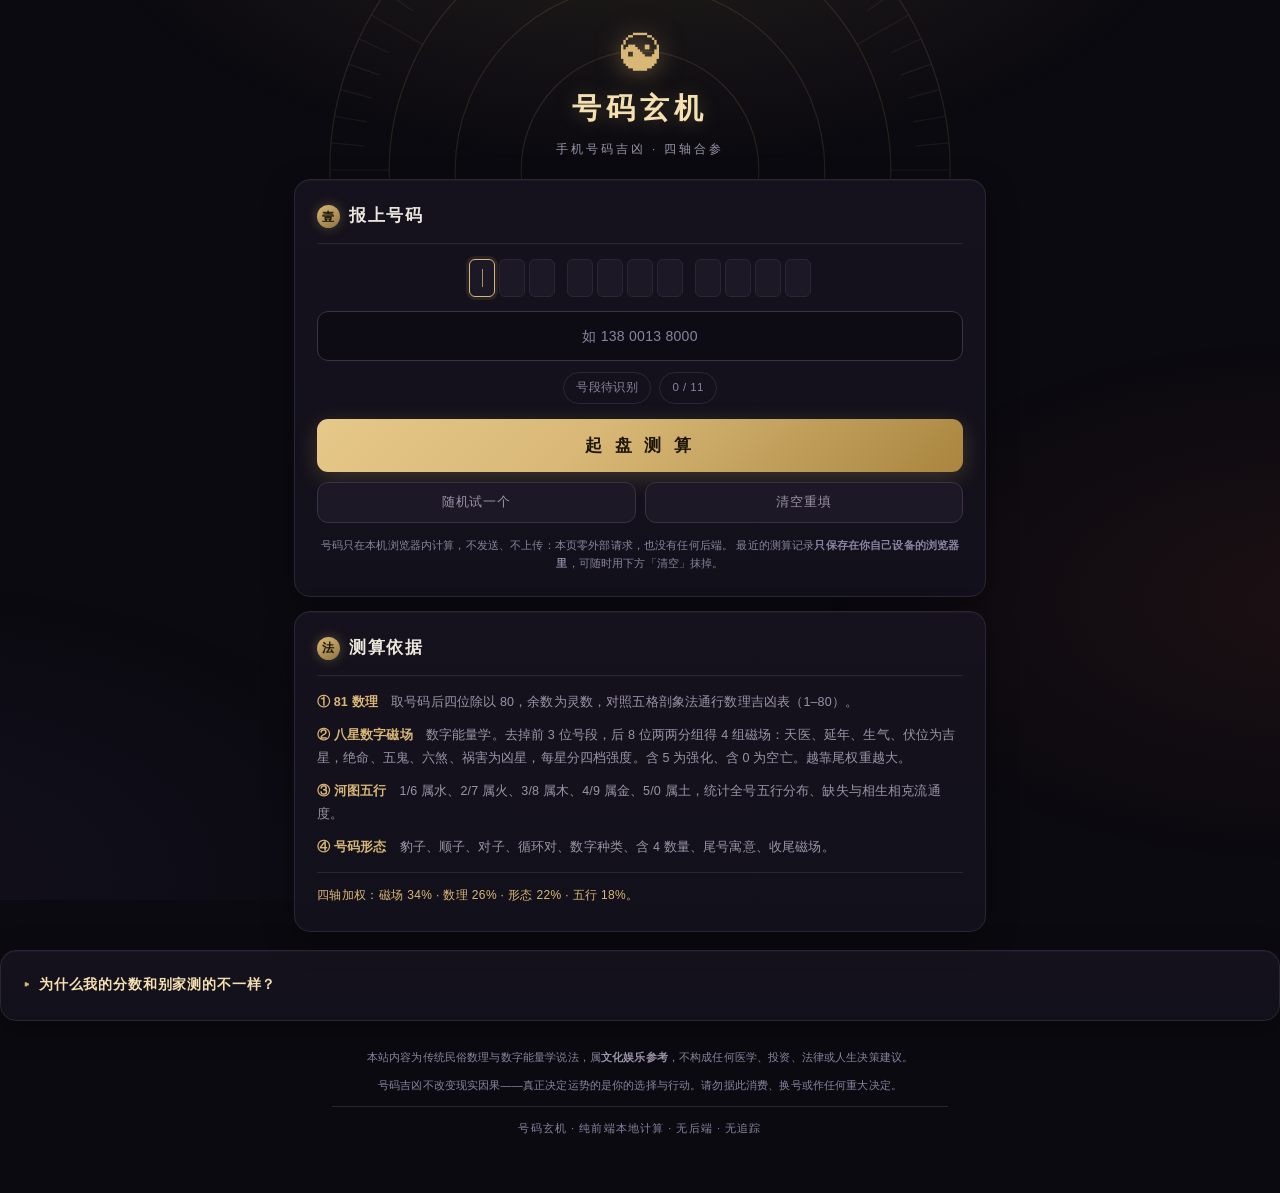
<file: index.html>
<!DOCTYPE html>
<html lang="zh-CN">
<head>
<meta charset="UTF-8">
<meta name="viewport" content="width=device-width,initial-scale=1,viewport-fit=cover">
<meta name="theme-color" content="#0b0a10">
  <meta name="apple-mobile-web-app-capable" content="yes">
  <meta name="mobile-web-app-capable" content="yes">
  <meta name="apple-mobile-web-app-status-bar-style" content="black-translucent">
  <meta name="apple-mobile-web-app-title" content="号码玄机">
<meta name="format-detection" content="telephone=no">
<title>号码玄机 · 手机号码吉凶测算</title>
<meta name="description" content="输入手机号，以 81 数理、八星数字磁场、河图五行与号码形态四轴测算吉凶，输出五维画像与化解建议。纯前端本地计算，号码不上传。">
<link rel="canonical" href="https://laicai.us.ci/">
<meta property="og:type" content="website">
<meta property="og:site_name" content="号码玄机">
<meta property="og:locale" content="zh_CN">
<meta property="og:url" content="https://laicai.us.ci/">
<meta property="og:title" content="号码玄机 · 手机号码吉凶测算">
<meta property="og:description" content="81 数理 × 八星磁场 × 河图五行 × 号码形态，四轴合参，一键出盘。号码只在本机计算，不上传。">
<meta property="og:image" content="https://laicai.us.ci/og.png">
<meta property="og:image:width" content="1200">
<meta property="og:image:height" content="630">
<meta property="og:image:alt" content="号码玄机 · 手机号码吉凶测算（四轴合参与五维画像）">
<meta name="twitter:card" content="summary_large_image">
<meta name="twitter:title" content="号码玄机 · 手机号码吉凶测算">
<meta name="twitter:description" content="81 数理 × 八星磁场 × 河图五行 × 号码形态，四轴合参，一键出盘。">
<meta name="twitter:image" content="https://laicai.us.ci/og.png">
<link rel="apple-touch-icon" sizes="180x180" href="apple-touch-icon.png">
<link rel="manifest" href="manifest.json">
<link rel="icon" type="image/png" sizes="32x32" href="favicon-32.png">
<link rel="icon" href="data:image/svg+xml,<svg xmlns='http://www.w3.org/2000/svg' viewBox='0 0 100 100'><text y='.9em' font-size='90'>☯︎</text></svg>">
<link rel="stylesheet" href="style.css?v=20260929x">
</head>
<body>

<div class="bg" aria-hidden="true">
  <div class="bg-glow"></div>
  <svg class="bg-luopan" viewBox="0 0 400 400">
    <circle cx="200" cy="200" r="188"/><circle cx="200" cy="200" r="152"/>
    <circle cx="200" cy="200" r="112"/><circle cx="200" cy="200" r="72"/>
    <g class="ticks" id="bgTicks"></g>
  </svg>
</div>

<header class="top">
  <div class="mark">☯︎</div>
  <h1>号码玄机</h1>
  <p class="tag">手机号码吉凶 · 四轴合参</p>
</header>

<main>

  <section class="card" id="card-input">
    <div class="card-h"><span class="ci">壹</span><h2>报上号码</h2></div>

    <div class="slots" id="slots" aria-hidden="true"></div>

    <input id="phone" class="phone-in" type="tel" inputmode="numeric" autocomplete="tel"
           maxlength="13" placeholder="如 138 0013 8000" aria-label="手机号码">

    <div class="meta-row">
      <span id="carrier-chip" class="chip ghost">号段待识别</span>
      <span id="counter" class="chip ghost">0 / 11</span>
    </div>

    <p class="err" id="err"></p>

    <button class="btn-main" id="go"><span>起 盘 测 算</span></button>

    <div class="btn-row">
      <button class="btn-sub" id="random">随机试一个</button>
      <button class="btn-sub" id="clear">清空重填</button>
    </div>

    <p class="tip">号码只在本机浏览器内计算，不发送、不上传：本页零外部请求，也没有任何后端。
      最近的测算记录<b>只保存在你自己设备的浏览器里</b>，可随时用下方「清空」抹掉。</p>
  </section>

  <section class="cast" id="cast" hidden>
    <div class="cast-ring"><div class="cast-bagua" id="bagua"></div><div class="cast-core">☯︎</div></div>
    <p class="cast-step" id="castStep">排数理…</p>
  </section>

  <div id="result"></div>

  <section class="card" id="card-history" hidden>
    <div class="card-h"><span class="ci">录</span><h2>本机测算记录</h2>
      <button class="link-btn" id="hist-clear">清空</button></div>
    <div id="hist-list"></div>
  </section>

  <section class="card dim-card" id="card-about">
    <div class="card-h"><span class="ci">法</span><h2>测算依据</h2></div>
    <div class="about">
      <p><b>① 81 数理</b>　取号码后四位除以 80，余数为灵数，对照五格剖象法通行数理吉凶表（1–80）。</p>
      <p><b>② 八星数字磁场</b>　数字能量学。去掉前 3 位号段，后 8 位两两分组得 4 组磁场：天医、延年、生气、伏位为吉星，绝命、五鬼、六煞、祸害为凶星，每星分四档强度。含 5 为强化、含 0 为空亡。越靠尾权重越大。</p>
      <p><b>③ 河图五行</b>　1/6 属水、2/7 属火、3/8 属木、4/9 属金、5/0 属土，统计全号五行分布、缺失与相生相克流通度。</p>
      <p><b>④ 号码形态</b>　豹子、顺子、对子、循环对、数字种类、含 4 数量、尾号寓意、收尾磁场。</p>
      <p class="w">四轴加权：磁场 34% · 数理 26% · 形态 22% · 五行 18%。</p>
    </div>
  </section>

</main>

<details class="card faq">
      <summary>为什么我的分数和别家测的不一样？</summary>
      <div class="faq-b">
        <p><b>体系不同。</b>市面号码测评大体三类：只看尾号 81 数理（五格剖象）、只看八星磁场（数字能量学）、或在两者之上再加五行 / 生肖 / 八字。本站为四轴合参——磁场 34% ＋ 数理 26% ＋ 形态 22% ＋ 五行 18%，并按通行规则对 5（强化）与 0（空亡）做修正。</p>
        <p><b>口径不同。</b>同为数理，有的取后四位、有的取全号取模；同为磁场，有的不分权重、有的「越靠尾越重」。本站取后四位模 80，四组磁场按 1 / 1.2 / 1.5 / 2 加权——尾号定盘。</p>
        <p><b>怎么用这个分。</b>分数只在本站内部纵向可比：比较同一个号换不同尾号谁更好。它不适合拿去和别家的分数比大小——民俗体系本无标准答案，选号看的是相对差异，不是绝对分数。</p>
      </div>
    </details>

    <footer>
  <p>本站内容为传统民俗数理与数字能量学说法，属<b>文化娱乐参考</b>，不构成任何医学、投资、法律或人生决策建议。</p>
  <p>号码吉凶不改变现实因果——真正决定运势的是你的选择与行动。请勿据此消费、换号或作任何重大决定。</p>
  <p class="cr">号码玄机 · 纯前端本地计算 · 无后端 · 无追踪</p>
</footer>

<script>
/* 启动看门狗：模块加载失败也能看到提示，不留白屏 */
window.__bootOK = false;
setTimeout(function () {
  if (window.__bootOK) return;
  var e = document.getElementById('err');
  if (e) { e.textContent = '脚本加载失败，请刷新页面重试（若仍失败请检查网络后强制刷新）。'; e.style.display = 'block'; }
  document.getElementById('go').disabled = false;
}, 6000);
</script>
<script type="module" src="js/app.js?v=20260929x"></script>
</body>
</html>
</file>
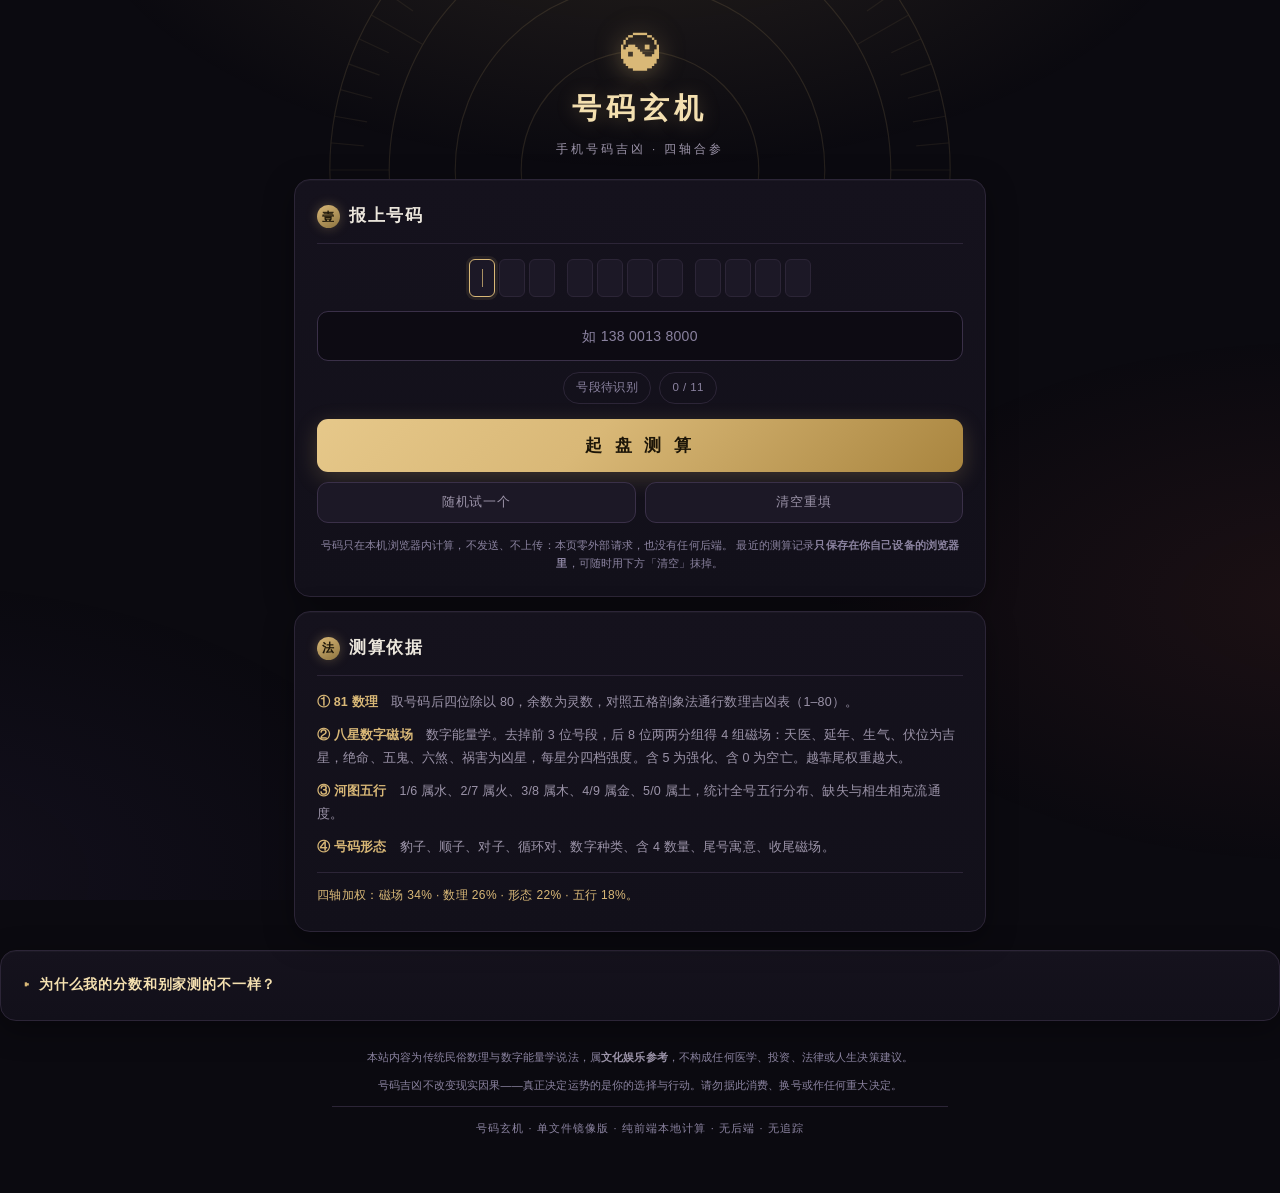
<file: haoma-single.html>
<!DOCTYPE html>
<html lang="zh-CN">
<head>
<meta charset="UTF-8">
<meta name="viewport" content="width=device-width,initial-scale=1,viewport-fit=cover">
<meta name="theme-color" content="#0b0a10">
  <meta name="apple-mobile-web-app-capable" content="yes">
  <meta name="mobile-web-app-capable" content="yes">
  <meta name="apple-mobile-web-app-status-bar-style" content="black-translucent">
  <meta name="apple-mobile-web-app-title" content="号码玄机">
<meta name="format-detection" content="telephone=no">
<title>号码玄机 · 手机号码吉凶测算</title>
<meta name="description" content="输入手机号，以 81 数理、八星数字磁场、河图五行与号码形态四轴测算吉凶，输出五维画像与化解建议。纯前端本地计算，号码不上传。">
<link rel="canonical" href="https://laicai.us.ci/">
<meta property="og:type" content="website">
<meta property="og:site_name" content="号码玄机">
<meta property="og:locale" content="zh_CN">
<meta property="og:url" content="https://laicai.us.ci/">
<meta property="og:title" content="号码玄机 · 手机号码吉凶测算">
<meta property="og:description" content="81 数理 × 八星磁场 × 河图五行 × 号码形态，四轴合参，一键出盘。号码只在本机计算，不上传。">
<meta property="og:image" content="https://laicai.us.ci/og.png">
<meta property="og:image:width" content="1200">
<meta property="og:image:height" content="630">
<meta property="og:image:alt" content="号码玄机 · 手机号码吉凶测算（四轴合参与五维画像）">
<meta name="twitter:card" content="summary_large_image">
<meta name="twitter:title" content="号码玄机 · 手机号码吉凶测算">
<meta name="twitter:description" content="81 数理 × 八星磁场 × 河图五行 × 号码形态，四轴合参，一键出盘。">
<meta name="twitter:image" content="https://laicai.us.ci/og.png">
<link rel="apple-touch-icon" sizes="180x180" href="apple-touch-icon.png">
<link rel="manifest" href="manifest.json">
<link rel="icon" type="image/png" sizes="32x32" href="favicon-32.png">
<link rel="icon" href="data:image/svg+xml,<svg xmlns='http://www.w3.org/2000/svg' viewBox='0 0 100 100'><text y='.9em' font-size='90'>☯︎</text></svg>">
<style>
/* style.css · 号码玄机（与 app.js 实际输出的类名一一对齐） */
:root{
  --bg:#0b0a10; --bg2:#12101a; --card:#15121d; --card2:#1c1826; --card3:#221d2e;
  --line:#2c2537; --line2:#3a3048;
  --gold:#d9b877; --gold2:#f4e0b0; --goldd:#8d7440;
  --cinnabar:#c4503f; --cinnabar2:#e2705c;
  --txt:#ece7dd; --dim:#9b93a8; --dim2:#8b83a0;
  --good:#63d392; --neu:#d9b877; --bad:#ea6f62;
  --r:16px; --rs:11px;
  --ff:-apple-system,BlinkMacSystemFont,"PingFang SC","Hiragino Sans GB","Microsoft YaHei",sans-serif;
  --ffs:"Songti SC","STSong","Noto Serif SC",serif;
  --ffm:ui-monospace,"SF Mono",Menlo,Consolas,monospace;
}
*{box-sizing:border-box;-webkit-tap-highlight-color:transparent}
/* 作者样式（如 .cast{display:flex}）会压过 UA 的 [hidden]，必须显式兜底 */
[hidden]{display:none!important}
html,body{margin:0;padding:0}
body{
  background:var(--bg); color:var(--txt); font-family:var(--ff);
  font-size:15px; line-height:1.7; letter-spacing:.01em;
  min-height:100vh; overflow-x:hidden;
  padding:0 0 calc(20px + env(safe-area-inset-bottom));
  -webkit-font-smoothing:antialiased;
}
b,strong{font-weight:650}

/* ---------- 背景罗盘 ---------- */
.bg{position:fixed;inset:0;z-index:0;pointer-events:none;overflow:hidden}
.bg-glow{position:absolute;inset:-20%;
  background:
    radial-gradient(46% 34% at 50% 4%, rgba(217,184,119,.13), transparent 70%),
    radial-gradient(40% 30% at 88% 62%, rgba(196,80,63,.09), transparent 70%),
    radial-gradient(44% 34% at 8% 84%, rgba(90,70,150,.10), transparent 70%);}
.bg-luopan{position:absolute;top:-160px;left:50%;width:660px;height:660px;
  transform:translateX(-50%);opacity:.13}
.bg-luopan circle{fill:none;stroke:var(--gold);stroke-width:.7}
.bg-luopan line{stroke:var(--gold);stroke-width:.7;opacity:.6}

/* ---------- 头部 ---------- */
.top{position:relative;z-index:1;text-align:center;padding:34px 16px 20px}
.mark{font-size:38px;line-height:1;color:var(--gold);
  text-shadow:0 0 24px rgba(217,184,119,.5);display:inline-block}
.top h1{margin:10px 0 0;font-family:var(--ffs);font-size:29px;font-weight:700;
  letter-spacing:.18em;color:var(--gold2);text-shadow:0 2px 20px rgba(217,184,119,.28)}
.top .tag{margin:7px 0 0;font-size:11.5px;color:var(--dim);letter-spacing:.26em}

main{position:relative;z-index:1;max-width:660px;margin:0 auto;padding:0 14px}

/* ---------- 卡片 ---------- */
.card{position:relative;background:linear-gradient(180deg,var(--card),var(--bg2));
  border:1px solid var(--line);border-radius:var(--r);
  padding:18px 16px 20px;margin-bottom:14px;
  box-shadow:0 8px 30px rgba(0,0,0,.35),inset 0 1px 0 rgba(255,255,255,.03)}
.card-h{display:flex;align-items:center;gap:9px;margin-bottom:15px;
  padding-bottom:12px;border-bottom:1px solid var(--line)}
.card-h h2{margin:0;font-family:var(--ffs);font-size:17px;font-weight:600;letter-spacing:.09em;flex:1}
.card-h .hint{font-size:11px;color:var(--dim2);letter-spacing:.05em}
.ci{width:23px;height:23px;flex:0 0 23px;border-radius:50%;
  background:linear-gradient(150deg,var(--gold),var(--goldd));color:#1a1408;
  font-family:var(--ffs);font-size:12px;font-weight:700;
  display:flex;align-items:center;justify-content:center;
  box-shadow:0 0 12px rgba(217,184,119,.3)}
.link-btn{background:none;border:0;color:var(--dim2);font-size:11.5px;
  font-family:var(--ff);cursor:pointer;padding:11px 10px;margin:-9px -4px -9px 0}
.link-btn:active{color:var(--cinnabar2)}

/* ---------- 输入 ---------- */
.slots{display:flex;justify-content:center;gap:4px;margin:2px 0 14px}
.slot{width:26px;height:38px;border-radius:6px;background:var(--card2);
  border:1px solid var(--line);display:flex;align-items:center;justify-content:center;
  font-family:var(--ffm);font-size:18px;font-weight:600;color:var(--gold2);
  transition:border-color .18s,background .18s}
.slot.gap{margin-right:8px}
.slot.on{border-color:rgba(217,184,119,.45);background:rgba(217,184,119,.07)}
.slot.next{border-color:var(--gold);box-shadow:0 0 0 3px rgba(217,184,119,.1)}
.slot.next::after{content:'';width:1px;height:18px;background:var(--gold);opacity:.75}

.phone-in{display:block;width:100%;padding:13px 15px;border-radius:var(--rs);
  background:#0d0b13;border:1px solid var(--line2);color:var(--txt);
  font-family:var(--ffm);font-size:19px;letter-spacing:.1em;text-align:center;
  outline:none;transition:border-color .18s}
.phone-in:focus{border-color:var(--gold);box-shadow:0 0 0 3px rgba(217,184,119,.1)}
.phone-in::placeholder{color:var(--dim2);font-family:var(--ff);font-size:14px;letter-spacing:.02em}

.meta-row{display:flex;gap:8px;justify-content:center;margin-top:11px;flex-wrap:wrap}
.chip{display:inline-flex;align-items:center;font-size:11.5px;padding:4px 11px;
  border-radius:99px;border:1px solid rgba(217,184,119,.3);color:var(--gold);
  background:rgba(217,184,119,.07);letter-spacing:.04em}
.chip.ghost{border-color:var(--line);color:var(--dim2);background:none}

.err{display:none;margin:11px 0 0;padding:9px 12px;border-radius:9px;font-size:12.5px;
  background:rgba(234,111,98,.1);border:1px solid rgba(234,111,98,.32);color:#f0a49a;text-align:center}
.err.on{display:block}
.tip{margin:13px 0 0;font-size:11px;color:var(--dim2);line-height:1.65;text-align:center}

.btn-main{display:block;width:100%;margin-top:15px;padding:15px;border:0;border-radius:var(--rs);
  background:linear-gradient(135deg,#e6c88a,var(--gold) 42%,#a9853f);color:#1c1508;
  font-family:var(--ffs);font-size:17px;font-weight:700;letter-spacing:.24em;cursor:pointer;
  box-shadow:0 6px 22px rgba(217,184,119,.22);transition:transform .1s,opacity .2s}
.btn-main:active{transform:translateY(1px) scale(.995)}
.btn-main:disabled{opacity:.55;cursor:default}
.btn-main.loading span::after{content:' …';letter-spacing:0}
.btn-row{display:flex;gap:9px;margin-top:10px}
.btn-sub{flex:1;padding:11px 8px;border-radius:var(--rs);background:var(--card2);
  border:1px solid var(--line2);color:var(--dim);font-family:var(--ff);font-size:12.5px;
  letter-spacing:.06em;cursor:pointer;transition:border-color .18s,color .18s}
.btn-sub:active{border-color:var(--gold);color:var(--gold)}

/* ---------- 起盘 ---------- */
.cast{position:relative;z-index:1;display:flex;flex-direction:column;align-items:center;
  gap:20px;padding:44px 0 52px}
.cast-ring{position:relative;width:132px;height:132px;display:flex;
  align-items:center;justify-content:center}
.cast-bagua{position:absolute;inset:0;animation:rot 9s linear infinite}
.cast-bagua i{position:absolute;left:50%;top:50%;font-size:17px;color:var(--gold);
  font-style:normal;opacity:.85;text-shadow:0 0 10px rgba(217,184,119,.6);
  transform:rotate(calc(var(--i)*45deg)) translateY(-58px) rotate(calc(var(--i)*-45deg))}
.cast-core{width:56px;height:56px;border-radius:50%;display:flex;align-items:center;
  justify-content:center;font-size:26px;color:var(--gold2);
  background:radial-gradient(circle,rgba(217,184,119,.2),transparent 70%);
  border:1px solid rgba(217,184,119,.4);animation:pulse 1.5s ease-in-out infinite}
.cast-step{margin:0;font-size:13px;color:var(--gold);letter-spacing:.16em;font-family:var(--ffs)}
@keyframes rot{to{transform:rotate(360deg)}}
@keyframes pulse{0%,100%{opacity:.62}50%{opacity:1}}

/* ---------- 总评 ---------- */
.sum{display:flex;gap:16px;align-items:center}
.sum-r{flex:1;min-width:0}
.ring{position:relative;width:104px;height:104px;flex:0 0 104px}
.ring svg{width:100%;height:100%;display:block}
.ring .rbg{fill:none;stroke:var(--card3);stroke-width:8}
.ring .rfg{fill:none;stroke-width:8;stroke-linecap:round;
  transition:stroke-dashoffset 1s cubic-bezier(.22,1,.36,1)}
.ring.good .rfg{stroke:var(--good);filter:drop-shadow(0 0 6px rgba(99,211,146,.45))}
.ring.neu  .rfg{stroke:var(--gold);filter:drop-shadow(0 0 6px rgba(217,184,119,.4))}
.ring.bad  .rfg{stroke:var(--bad);filter:drop-shadow(0 0 6px rgba(234,111,98,.4))}
.ring .rv{position:absolute;inset:0;display:flex;flex-direction:column;
  align-items:center;justify-content:center;line-height:1}
.ring .rv{font-family:var(--ffm);font-size:31px;font-weight:700;letter-spacing:-.02em}
.ring.good .rv{color:var(--good)} .ring.neu .rv{color:var(--gold2)} .ring.bad .rv{color:var(--bad)}
.ring .rv small{display:block;font-family:var(--ff);font-size:11px;font-weight:400;
  color:var(--dim2);letter-spacing:.22em;margin-top:5px}

.badges{display:flex;gap:6px;flex-wrap:wrap;margin-bottom:9px}
.badge{font-size:11px;padding:3.5px 10px;border-radius:99px;letter-spacing:.06em;
  border:1px solid var(--line2);color:var(--dim);background:var(--card2);white-space:nowrap}
.badge.good{border-color:rgba(99,211,146,.4);color:var(--good);background:rgba(99,211,146,.09)}
.badge.neu{border-color:rgba(217,184,119,.42);color:var(--gold);background:rgba(217,184,119,.09)}
.badge.bad{border-color:rgba(234,111,98,.42);color:var(--bad);background:rgba(234,111,98,.09)}

.phone-big{margin:0 0 9px;font-family:var(--ffm);font-size:21px;font-weight:600;
  letter-spacing:.06em;color:var(--gold2)}
.verdict{margin:0;font-size:13px;color:var(--txt);line-height:1.72}
.verdict.sub2{margin-top:6px;color:var(--dim);font-size:12.5px}

.axes{margin-top:18px;padding-top:15px;border-top:1px solid var(--line);
  display:grid;grid-template-columns:1fr 1fr;gap:12px 14px}
.ax{}
.ax-h{display:flex;align-items:baseline;gap:6px;font-size:11.5px;color:var(--dim);margin-bottom:5px}
.ax-h span{flex:1;letter-spacing:.04em}
.ax-h b{font-family:var(--ffm);font-size:15px;font-weight:700;color:var(--gold2)}
.ax-h i{font-style:normal;font-size:11px;color:var(--dim2)}
.bar{height:6px;border-radius:3px;background:var(--card3);overflow:hidden}
.bar i{display:block;height:100%;border-radius:3px;
  background:linear-gradient(90deg,var(--goldd),var(--gold));
  transition:width .9s cubic-bezier(.22,1,.36,1)}
.bar i.good{background:linear-gradient(90deg,#2e8f5c,var(--good))}
.bar i.bad{background:linear-gradient(90deg,#96402f,var(--bad))}

.acts{display:flex;gap:8px;margin-top:17px}
#copy-tip{margin-top:10px;color:var(--gold)}

/* ---------- 五维雷达 ---------- */
.radar-wrap{display:flex;justify-content:center;margin:2px 0 16px}
.radar{width:100%;max-width:250px;height:auto;overflow:visible}
.radar .rgrid{fill:none;stroke:var(--line);stroke-width:.8}
.radar .raxis{stroke:var(--line);stroke-width:.8}
.radar .rdata{fill:rgba(217,184,119,.19);stroke:var(--gold);stroke-width:1.8;
  stroke-linejoin:round;filter:drop-shadow(0 0 8px rgba(217,184,119,.3))}
.radar circle{fill:var(--gold2)}
.radar text{fill:var(--dim);font-size:11px;font-family:var(--ff);letter-spacing:.02em}

.dim{padding:13px 0;border-bottom:1px dashed var(--line)}
.dim:last-child{border-bottom:0;padding-bottom:2px}
.dim-h{display:flex;align-items:center;gap:10px;margin-bottom:7px}
.dn{font-size:14px;font-weight:600;letter-spacing:.1em;color:var(--gold2);flex:1}
.dv{font-family:var(--ffm);font-size:17px;font-weight:700;color:var(--dim)}
.dv.good{color:var(--good)} .dv.bad{color:var(--bad)}
.dim-t{margin:9px 0 0;font-size:12.5px;color:var(--dim);line-height:1.78}

/* ---------- 81 数理 ---------- */
.shuli{display:flex;gap:15px;align-items:flex-start}
.sl-n{width:74px;height:74px;flex:0 0 74px;border-radius:14px;
  display:flex;align-items:center;justify-content:center;
  font-family:var(--ffm);font-size:32px;font-weight:700;
  border:1px solid var(--line2);background:var(--card2);color:var(--gold2)}
.sl-n.good{border-color:rgba(99,211,146,.45);color:var(--good);
  background:rgba(99,211,146,.08);box-shadow:0 0 20px rgba(99,211,146,.14)}
.sl-n.neu{border-color:rgba(217,184,119,.45);color:var(--gold2);
  background:rgba(217,184,119,.08);box-shadow:0 0 20px rgba(217,184,119,.14)}
.sl-n.bad{border-color:rgba(234,111,98,.45);color:var(--bad);
  background:rgba(234,111,98,.08);box-shadow:0 0 20px rgba(234,111,98,.14)}
.sl-r{flex:1;min-width:0}
.sl-name{margin:0 0 6px;font-family:var(--ffs);font-size:19px;font-weight:600;
  letter-spacing:.06em;display:flex;align-items:center;gap:9px;flex-wrap:wrap}
.lv{font-size:11px;padding:2.5px 9px;border-radius:99px;font-family:var(--ff);
  letter-spacing:.1em;border:1px solid var(--line2);color:var(--dim)}
.lv.good{border-color:rgba(99,211,146,.4);color:var(--good);background:rgba(99,211,146,.08)}
.lv.neu{border-color:rgba(217,184,119,.4);color:var(--gold);background:rgba(217,184,119,.08)}
.lv.bad{border-color:rgba(234,111,98,.4);color:var(--bad);background:rgba(234,111,98,.08)}
.sl-s{margin:0 0 9px;font-size:12px;color:var(--txt);line-height:1.7}
.sl-calc{margin:0;font-size:11px;color:var(--dim2);line-height:1.7;
  padding:9px 11px;background:var(--card2);border-radius:9px;border:1px solid var(--line)}
.sl-calc b{color:var(--gold);font-family:var(--ffm)}

/* ---------- 通用引导文案 ---------- */
.lead{margin:0 0 14px;font-size:12.5px;color:var(--dim);line-height:1.75;
  padding:10px 12px;background:rgba(217,184,119,.045);border-left:2px solid rgba(217,184,119,.4);
  border-radius:0 8px 8px 0}
.warn{color:#eeb3a4!important}

/* ---------- 八星磁场 ---------- */
.pairs{display:grid;grid-template-columns:repeat(4,1fr);gap:7px;margin-bottom:15px}
.pc{background:var(--card2);border:1px solid var(--line);border-left:3px solid var(--line2);
  border-radius:9px;padding:9px 4px 8px;text-align:center;display:flex;
  flex-direction:column;gap:2px;align-items:center}
.pc.good{border-left-color:var(--good)}
.pc.bad{border-left-color:var(--bad)}
.pc.neu{border-left-color:var(--dim2)}
.pc-p{font-family:var(--ffm);font-size:17px;font-weight:700;color:var(--gold2);letter-spacing:.06em;line-height:1.2}
.pc-n{font-size:11px;color:var(--txt);letter-spacing:.08em;font-family:var(--ffs)}
.pc-w{font-size:11px;color:var(--dim2)}

.mag{background:var(--card2);border:1px solid var(--line);border-radius:var(--rs);
  padding:13px 14px;margin-bottom:9px}
.mag.good{border-left:3px solid var(--good)}
.mag.bad{border-left:3px solid var(--bad)}
.mag.neu{border-left:3px solid var(--dim2)}
.mag-h{display:flex;align-items:baseline;gap:8px;flex-wrap:wrap;margin-bottom:8px}
.mag-pair{font-family:var(--ffm);font-size:21px;font-weight:700;color:var(--gold2);letter-spacing:.06em}
.mag-name{font-family:var(--ffs);font-size:15px;color:var(--txt);letter-spacing:.06em}
.mag-tag{font-size:11px;padding:2px 8px;border-radius:99px;letter-spacing:.08em;flex:0 0 auto}
.mag-tag.good{background:rgba(99,211,146,.14);color:var(--good);border:1px solid rgba(99,211,146,.3)}
.mag-tag.bad{background:rgba(234,111,98,.14);color:var(--bad);border:1px solid rgba(234,111,98,.3)}
.mag-tag.neu{background:rgba(155,147,168,.12);color:var(--dim);border:1px solid var(--line2)}
.mag-pos{font-size:11px;color:var(--dim2);margin-left:auto;white-space:nowrap}

.mods{display:flex;gap:6px;flex-wrap:wrap;margin-bottom:10px}
.mod{font-size:11px;padding:2.5px 8px;border-radius:5px;border:1px solid var(--line2);
  color:var(--dim);background:rgba(0,0,0,.2);letter-spacing:.03em;font-family:var(--ffm)}
.mod.mt{border-color:rgba(217,184,119,.32);color:var(--gold)}
.mod.m5{border-color:rgba(217,184,119,.5);color:var(--gold2);background:rgba(217,184,119,.12)}
.mod.m0{border-color:rgba(155,147,168,.42);color:#b3aabe;background:rgba(120,110,140,.12)}

.mag-d{margin:0 0 9px;font-size:12px;color:var(--txt);line-height:1.75}
.mag-gb{margin:0 0 6px;font-size:12px;color:var(--dim);line-height:1.7;
  padding-left:10px;border-left:2px solid var(--line2)}
.mag-gb b{color:var(--gold);font-weight:600;font-size:11.5px;letter-spacing:.06em}
.mag-gb.warn{border-left-color:rgba(234,111,98,.45);color:#d8a79c}

/* ---------- 五行 ---------- */
/* 11 个色块必须单行：用 flex 等分而非固定宽度（固定宽会在 328px 内容宽度下折行成 10+1） */
.digits{display:flex;gap:3px;margin-bottom:16px}
.dg{flex:1 1 0;min-width:0;height:32px;border-radius:6px;display:flex;align-items:center;justify-content:center;
  font-family:var(--ffm);font-size:15px;font-weight:600;border:1px solid}
.dg.水{color:#7fc0ee;border-color:rgba(76,143,214,.5);background:rgba(76,143,214,.13)}
.dg.火{color:#ef9b96;border-color:rgba(217,83,79,.5);background:rgba(217,83,79,.13)}
.dg.木{color:#8fd694;border-color:rgba(92,184,92,.5);background:rgba(92,184,92,.13)}
.dg.金{color:#f0d98a;border-color:rgba(224,192,104,.5);background:rgba(224,192,104,.13)}
.dg.土{color:#cfa877;border-color:rgba(176,138,90,.5);background:rgba(176,138,90,.13)}

.wx-grid{display:grid;grid-template-columns:1fr 1fr;gap:11px 14px;margin-bottom:16px}
/* 五行有 5 项，2 列布局会剩一个落单 → 末项跨双列填满 */
.wx:last-child:nth-child(odd){grid-column:span 2}
.wx{position:relative;padding:9px 11px;border-radius:10px;background:var(--card2);
  border:1px solid var(--line)}
.wx-h{display:flex;align-items:baseline;gap:7px;margin-bottom:6px}
.wx-h span{font-family:var(--ffs);font-size:14px;font-weight:600}
.wx-h b{font-family:var(--ffm);font-size:15px;color:var(--gold2);margin-left:auto}
.wx-h i{font-style:normal;font-size:11px;color:var(--dim2);font-family:var(--ffm)}
.wx.miss{border-style:dashed;border-color:rgba(234,111,98,.4);background:rgba(234,111,98,.05)}
.wx.miss .wx-h span,.wx.miss .wx-h b{color:var(--bad);opacity:.75}
.wx em{position:absolute;top:8px;right:9px;font-style:normal;font-size:11px;
  color:var(--bad);border:1px solid rgba(234,111,98,.4);border-radius:4px;padding:0 4px}
.wx.木 .wx-h span{color:#8fd694} .wx.火 .wx-h span{color:#ef9b96}
.wx.土 .wx-h span{color:#cfa877} .wx.金 .wx-h span{color:#f0d98a}
.wx.水 .wx-h span{color:#7fc0ee}
.wx.木 .bar i{background:#5cb85c} .wx.火 .bar i{background:#d9534f}
.wx.土 .bar i{background:#b08a5a} .wx.金 .bar i{background:#e0c068}
.wx.水 .bar i{background:#4c8fd6}

.wx-sum{border-top:1px solid var(--line);padding-top:14px}
.wx-sum p{margin:0 0 9px;font-size:12.5px;color:var(--dim);line-height:1.72}
.wx-sum p:last-child{margin-bottom:0}
.wx-sum b{color:var(--gold);font-size:11.5px;letter-spacing:.07em;font-weight:600}
.wx-sum .flow{margin-top:12px;padding:10px 12px;border-radius:9px;background:var(--card2);
  border:1px solid var(--line);font-size:12px}
.wx-sum .flow.good{border-color:rgba(99,211,146,.32);background:rgba(99,211,146,.07)}
.wx-sum .flow.good b{color:var(--good)}
.wx-sum .flow.bad{border-color:rgba(234,111,98,.32);background:rgba(234,111,98,.07)}
.wx-sum .flow.bad b{color:var(--bad)}

/* ---------- 形态 / 建议 ---------- */
.feat{position:relative;padding:11px 13px 12px 15px;border-radius:10px;
  background:var(--card2);border:1px solid var(--line);margin-bottom:9px}
.feat::before{content:'';position:absolute;left:0;top:11px;bottom:11px;width:3px;
  border-radius:2px;background:var(--dim2)}
.feat.good::before{background:var(--good)}
.feat.bad::before{background:var(--bad)}
.feat.neutral::before{background:var(--dim2)}
.feat-h{display:flex;align-items:center;gap:7px;font-size:13.5px;font-weight:600;color:var(--txt);margin-bottom:5px}
.feat-h .dot{width:6px;height:6px;border-radius:50%;background:var(--dim2);flex:0 0 6px}
.feat.good .feat-h{color:var(--good)} .feat.good .feat-h .dot{background:var(--good)}
.feat.bad .feat-h{color:var(--bad)} .feat.bad .feat-h .dot{background:var(--bad)}
.feat p{margin:0;font-size:12px;color:var(--dim);line-height:1.72}

.adv{padding:12px 13px;border-radius:10px;margin-bottom:9px;
  background:rgba(217,184,119,.05);border:1px solid rgba(217,184,119,.2)}
.adv-h{font-size:13px;font-weight:650;color:var(--gold2);margin-bottom:6px;letter-spacing:.02em}
.adv p{margin:0;font-size:12px;color:var(--dim);line-height:1.78}

/* ---------- 历史 ---------- */
.hrow{display:flex;align-items:center;gap:10px;padding:11px 12px;border-radius:10px;
  background:var(--card2);border:1px solid var(--line);margin-bottom:8px;cursor:pointer;
  transition:border-color .18s}
.hrow:active{border-color:var(--gold)}
.hi{flex:1;min-width:0}
.hi b{display:block;font-family:var(--ffm);font-size:13.5px;color:var(--txt);
  letter-spacing:.05em;white-space:nowrap;overflow:hidden;text-overflow:ellipsis}
.hi i{font-style:normal;font-size:11px;color:var(--dim2);font-family:var(--ffm)}
.hr{display:flex;align-items:center;gap:8px;flex:0 0 auto}
.hs{font-family:var(--ffm);font-size:19px;font-weight:700;color:var(--gold2);line-height:1}
.hg{font-size:11px;padding:3px 8px;border-radius:5px;border:1px solid var(--line2);
  color:var(--dim);white-space:nowrap}
.hg.good{color:var(--good);border-color:rgba(99,211,146,.4);background:rgba(99,211,146,.08)}
.hg.bad{color:var(--bad);border-color:rgba(234,111,98,.4);background:rgba(234,111,98,.08)}

/* ---------- 关于 / 页脚 ---------- */
.dim-card .about p{margin:0 0 11px;font-size:12.5px;color:var(--dim);line-height:1.8}
.dim-card .about p:last-child{margin-bottom:0}
.dim-card .about b{color:var(--gold);font-weight:600}
.dim-card .about .w{margin-top:13px;padding-top:12px;border-top:1px solid var(--line);
  color:var(--gold);font-size:12px;letter-spacing:.03em}

footer{position:relative;z-index:1;max-width:660px;margin:26px auto 0;padding:0 22px;
  text-align:center;font-size:11px;color:var(--dim2);line-height:1.85}
footer p{margin:0 0 7px}
footer b{color:var(--dim);font-weight:600}
footer .cr{margin-top:11px;padding-top:11px;border-top:1px solid var(--line);
  letter-spacing:.1em}

/* ---------- 响应式 ---------- */
@media (max-width:360px){
  .slot{width:23px;height:35px;font-size:16px}
  .wx-grid{grid-template-columns:1fr}
  .sum{flex-direction:column;align-items:center;text-align:center}
  .sum-r{width:100%}
  .badges{justify-content:center}
}
@media (min-width:700px){
  main{max-width:720px}
  .wx-grid{grid-template-columns:repeat(3,1fr)}
  .wx:last-child:nth-child(odd){grid-column:auto}
  .pairs{grid-template-columns:repeat(4,1fr)}
  .card{padding:22px 22px 24px}
  .radar-wrap{max-width:340px;margin:0 auto}
}
@media (prefers-reduced-motion:reduce){
  *{animation:none!important;transition:none!important}
}

/* ---------- 分享图弹层 ---------- */
.modal{position:fixed;inset:0;z-index:200;display:none;align-items:center;justify-content:center;
  padding:18px;flex-direction:column;gap:12px}
.modal.on{display:flex}
.modal-bg{position:absolute;inset:0;background:rgba(4,3,8,.9)}
.modal-inner{position:relative;z-index:1;display:flex;flex-direction:column;align-items:center;gap:12px;
  max-width:100%;max-height:100%;overflow:auto;-webkit-overflow-scrolling:touch}
.modal-inner img{width:auto;max-width:100%;max-height:70vh;border-radius:14px;
  border:1px solid var(--line);box-shadow:0 18px 50px rgba(0,0,0,.6)}
.modal-hint{margin:0;font-size:12.5px;color:var(--gold);letter-spacing:.06em}
.modal-inner .btn-sub{flex:0 0 auto;padding:11px 34px}

/* ---------- 多号对比 ---------- */
.has-dock{padding-bottom:96px}
.cmp-dock{position:fixed;left:0;right:0;bottom:0;z-index:150;display:none;
  padding:10px 14px calc(12px + env(safe-area-inset-bottom));
  background:linear-gradient(180deg,rgba(16,14,23,.5),rgba(11,10,16,.98) 40%);
  border-top:1px solid var(--line);backdrop-filter:blur(10px)}
.cmp-dock.on{display:flex;align-items:center;gap:10px}
.cmp-chips{flex:1;display:flex;gap:7px;overflow-x:auto;-webkit-overflow-scrolling:touch;
  scrollbar-width:none;padding:2px 0}
.cmp-chips::-webkit-scrollbar{display:none}
.cmp-chip{flex:0 0 auto;display:inline-flex;align-items:center;gap:6px;padding:6px 8px 6px 11px;
  border-radius:99px;background:var(--card2);border:1px solid var(--line2)}
.cmp-chip b{font-family:var(--ffm);font-size:12px;color:var(--txt);letter-spacing:.02em;font-weight:600}
.cmp-chip i{font-style:normal;font-family:var(--ffm);font-size:12px;color:var(--gold)}
.cmp-x{font-style:normal;width:17px;height:17px;border-radius:50%;display:grid;place-items:center;
  background:rgba(255,255,255,.08);color:var(--dim);font-size:12px;cursor:pointer;line-height:1}
.cmp-x:active{background:rgba(234,111,98,.3);color:#fff}
.cmp-ops{display:flex;gap:7px;flex:0 0 auto}
.cmp-btn{padding:9px 16px;border-radius:9px;border:0;cursor:pointer;font-family:var(--ff);
  font-size:13px;font-weight:600;letter-spacing:.06em;
  background:linear-gradient(135deg,#e6c88a,var(--gold) 42%,#a9853f);color:#1c1508}
.cmp-btn.ghost{background:var(--card2);border:1px solid var(--line2);color:var(--dim)}
.cmp-inner{width:100%;max-width:640px}
.cmp-title{margin:0 0 12px;font-family:var(--ffs);font-size:17px;font-weight:600;
  letter-spacing:.1em;color:var(--gold2);text-align:center}
.cmp-scroll{overflow-x:auto;-webkit-overflow-scrolling:touch;border:1px solid var(--line);
  border-radius:12px;background:var(--card)}
.cmp-table{width:100%;border-collapse:collapse;font-size:12px}
.cmp-table th,.cmp-table td{padding:8px 6px;text-align:center;white-space:nowrap;
  border-bottom:1px solid var(--line)}
.cmp-table tbody tr:last-child th,.cmp-table tbody tr:last-child td{border-bottom:0}
.cmp-table .cmp-lb{position:sticky;left:0;z-index:2;text-align:left;padding-left:11px;
  font-weight:400;color:var(--dim);background:var(--card);min-width:74px;font-size:11.5px}
.cmp-table thead th{background:var(--card2);position:sticky;top:0;z-index:1;padding:9px 6px}
.cmp-table thead .cmp-lb{background:var(--card2);z-index:3}
.cmp-h-num{display:block;font-family:var(--ffm);font-size:12.5px;color:var(--gold2);
  font-weight:600;letter-spacing:.02em;margin-bottom:3px}
.cmp-h-x{font-style:normal;display:inline-grid;place-items:center;width:18px;height:18px;
  border-radius:50%;background:rgba(255,255,255,.08);color:var(--dim);font-size:12px;cursor:pointer}
.cmp-h-x:active{background:rgba(234,111,98,.3);color:#fff}
.cmp-table td{font-family:var(--ffm);color:var(--txt)}
.cmp-table td.big{font-size:17px;font-weight:700;color:var(--gold2)}
.cmp-table td.best{color:var(--good);font-weight:700;
  background:rgba(99,211,146,.09);box-shadow:inset 0 0 0 1px rgba(99,211,146,.18)}
.cmp-table td.worst{color:var(--bad);background:rgba(234,111,98,.07)}
.cmp-sep th{padding:7px 11px !important;text-align:left !important;font-size:10.5px;
  letter-spacing:.16em;color:var(--gold);background:rgba(217,184,119,.07) !important;
  border-bottom:1px solid var(--line)}
.cmp-sum{margin-top:13px;padding:12px 13px;border-radius:10px;
  background:rgba(217,184,119,.055);border:1px solid rgba(217,184,119,.2)}
.cmp-verdict{margin:0 0 6px;font-size:12.5px;line-height:1.75;color:var(--txt)}
.cmp-verdict.sub{color:var(--dim)}
.cmp-note{margin:9px 0 0;padding-top:9px;border-top:1px dashed var(--line);
  font-size:11px;line-height:1.7;color:var(--dim2)}
.hrow-cmp{font-style:normal;flex:0 0 auto;width:22px;height:22px;border-radius:50%;
  display:grid;place-items:center;font-size:12px;cursor:pointer;
  border:1px solid var(--line2);color:var(--dim);background:var(--card2)}
.hrow-cmp.on{border-color:rgba(99,211,146,.45);color:var(--good);background:rgba(99,211,146,.12)}
#toast{position:fixed;left:50%;bottom:104px;transform:translateX(-50%) translateY(12px);
  opacity:0;pointer-events:none;z-index:300;max-width:84vw;text-align:center;
  padding:9px 17px;border-radius:99px;font-size:12.5px;letter-spacing:.03em;
  background:rgba(24,22,33,.97);border:1px solid rgba(217,184,119,.4);color:var(--gold2);
  transition:opacity .22s,transform .22s}
#toast.on{opacity:1;transform:translateX(-50%) translateY(0)}
.has-dock #toast{bottom:112px}

/* ---------- 选号推荐 ---------- */
.rec-opts{margin:4px 0 2px}
.rec-row{display:flex;align-items:flex-start;gap:9px;margin:9px 0}
.rl{flex:0 0 30px;font-size:11px;letter-spacing:.14em;color:var(--dim2);padding-top:6px}
.chips{display:flex;flex-wrap:wrap;gap:6px}
.chip{padding:5px 12px;border-radius:99px;border:1px solid var(--line2);background:var(--card2);
  color:var(--dim);font-size:11.5px;cursor:pointer;font-family:var(--ff);letter-spacing:.04em;
  transition:border-color .15s,color .15s}
.chip.on{border-color:rgba(217,184,119,.55);color:var(--gold);background:rgba(217,184,119,.1)}
.chip:active{transform:translateY(1px)}
.rec-grid{display:grid;grid-template-columns:1fr;gap:10px;margin-top:13px}
@media (min-width:480px){.rec-grid{grid-template-columns:1fr 1fr}}
.rec-card{border:1px solid var(--line);border-radius:12px;padding:12px 12px 11px;background:var(--card2)}
.rec-top{display:flex;justify-content:space-between;align-items:center;gap:8px;flex-wrap:wrap}
.rec-num{font-family:var(--ffm);font-size:16.5px;font-weight:700;color:var(--gold2);letter-spacing:.02em}
.rec-score{font-family:var(--ffm);font-size:12px;font-weight:700;padding:3px 9px;border-radius:7px}
.rec-score.good{color:var(--good);background:rgba(99,211,146,.12)}
.rec-score.bad{color:var(--bad);background:rgba(234,111,98,.12)}
.rec-score:not(.good):not(.bad){color:var(--gold);background:rgba(217,184,119,.12)}
.rec-delta{display:flex;gap:7px;margin:8px 0 9px;flex-wrap:wrap}
.rec-delta span{font-size:10.5px;padding:3px 8px;border-radius:6px;font-family:var(--ffm)}
.rec-delta .up{color:var(--good);background:rgba(99,211,146,.1)}
.rec-delta .down{color:var(--bad);background:rgba(234,111,98,.1)}
.rec-reasons{list-style:none;margin:0;padding:0}
.rec-reasons li{display:flex;gap:7px;margin:4px 0;font-size:11.5px;line-height:1.6;color:var(--txt)}
.rec-reasons i{flex:0 0 auto;font-style:normal;font-size:10px;color:var(--gold);
  border:1px solid rgba(217,184,119,.3);border-radius:4px;padding:1px 6px;height:fit-content;margin-top:1px}
.rec-reasons span{color:var(--dim)}
.rec-acts{display:flex;gap:8px;margin-top:10px}
.btn-mini{flex:1;padding:8px 10px;border-radius:8px;border:0;cursor:pointer;font-family:var(--ff);
  font-size:12px;font-weight:600;letter-spacing:.06em;
  background:linear-gradient(135deg,#e6c88a,var(--gold) 42%,#a9853f);color:#1c1508}
.btn-mini.ghost{background:var(--card);border:1px solid var(--line2);color:var(--dim);font-weight:400}

/* ---------- FAQ ---------- */
details.faq{margin:18px 0}
details.faq summary{cursor:pointer;list-style:none;display:flex;align-items:center;gap:8px;
  font-family:var(--ffs);font-size:14px;font-weight:600;letter-spacing:.06em;color:var(--gold2)}
details.faq summary::-webkit-details-marker{display:none}
details.faq summary::before{content:'▸';color:var(--gold);transition:transform .15s;display:inline-block}
details.faq[open] summary::before{transform:rotate(90deg)}
.faq-b{margin-top:10px;border-top:1px solid var(--line);padding-top:11px}
.faq-b p{margin:0 0 9px;font-size:12px;line-height:1.8;color:var(--dim)}
.faq-b p b{color:var(--txt);font-weight:600}
.faq-b p:last-child{margin-bottom:0}

/* ---------- 推荐方案 ---------- */
.plan-bar{display:flex;gap:8px;margin-top:12px}
#plan-list{margin-top:10px}
#plan-list .lead{font-size:12px;color:var(--dim);line-height:1.7}
.plan-row{border:1px solid var(--line);border-radius:10px;margin-bottom:8px;overflow:hidden;background:var(--card)}
.plan-h{display:flex;align-items:center;gap:8px;padding:10px 12px;cursor:pointer;flex-wrap:wrap}
.plan-h b{font-family:var(--ffm);font-size:13.5px;color:var(--gold2)}
.plan-h i{font-style:normal;font-size:11px;color:var(--dim2)}
.plan-tags{display:flex;gap:5px;flex-wrap:wrap;margin-left:auto}
.plan-tags em{font-style:normal;font-size:10px;padding:2px 7px;border-radius:99px;
  border:1px solid rgba(217,184,119,.28);color:var(--gold);background:rgba(217,184,119,.08)}
.plan-items{border-top:1px solid var(--line);padding:8px 12px 10px}
.plan-it{display:flex;align-items:center;gap:8px;padding:5px 0;font-size:12px}
.plan-it b{font-family:var(--ffm);font-size:12.5px;color:var(--txt)}
.plan-it .hs{font-weight:700;color:var(--gold2)}
.plan-it .up,.plan-it .down{font-size:10.5px;padding:1px 6px;border-radius:5px}
.plan-acts{margin-left:auto;display:flex;gap:6px}
.plan-ops{display:flex;gap:8px;margin-top:8px;padding-top:8px;border-top:1px dashed var(--line)}

/* ---------- 主屏 App 化（black-translucent 状态栏融合） ---------- */
/* 浏览器里 env=0，观感不变；从主屏 standalone 打开时补出刘海/灵动岛的高度 */
main{padding-top:env(safe-area-inset-top)}
footer{padding-bottom:calc(28px + env(safe-area-inset-bottom))}

</style>
</head>
<body>

<div class="bg" aria-hidden="true">
  <div class="bg-glow"></div>
  <svg class="bg-luopan" viewBox="0 0 400 400">
    <circle cx="200" cy="200" r="188"/><circle cx="200" cy="200" r="152"/>
    <circle cx="200" cy="200" r="112"/><circle cx="200" cy="200" r="72"/>
    <g class="ticks" id="bgTicks"></g>
  </svg>
</div>

<header class="top">
  <div class="mark">☯︎</div>
  <h1>号码玄机</h1>
  <p class="tag">手机号码吉凶 · 四轴合参</p>
</header>

<main>

  <section class="card" id="card-input">
    <div class="card-h"><span class="ci">壹</span><h2>报上号码</h2></div>

    <div class="slots" id="slots" aria-hidden="true"></div>

    <input id="phone" class="phone-in" type="tel" inputmode="numeric" autocomplete="tel"
           maxlength="13" placeholder="如 138 0013 8000" aria-label="手机号码">

    <div class="meta-row">
      <span id="carrier-chip" class="chip ghost">号段待识别</span>
      <span id="counter" class="chip ghost">0 / 11</span>
    </div>

    <p class="err" id="err"></p>

    <button class="btn-main" id="go"><span>起 盘 测 算</span></button>

    <div class="btn-row">
      <button class="btn-sub" id="random">随机试一个</button>
      <button class="btn-sub" id="clear">清空重填</button>
    </div>

    <p class="tip">号码只在本机浏览器内计算，不发送、不上传：本页零外部请求，也没有任何后端。
      最近的测算记录<b>只保存在你自己设备的浏览器里</b>，可随时用下方「清空」抹掉。</p>
  </section>

  <section class="cast" id="cast" hidden>
    <div class="cast-ring"><div class="cast-bagua" id="bagua"></div><div class="cast-core">☯︎</div></div>
    <p class="cast-step" id="castStep">排数理…</p>
  </section>

  <div id="result"></div>

  <section class="card" id="card-history" hidden>
    <div class="card-h"><span class="ci">录</span><h2>本机测算记录</h2>
      <button class="link-btn" id="hist-clear">清空</button></div>
    <div id="hist-list"></div>
  </section>

  <section class="card dim-card" id="card-about">
    <div class="card-h"><span class="ci">法</span><h2>测算依据</h2></div>
    <div class="about">
      <p><b>① 81 数理</b>　取号码后四位除以 80，余数为灵数，对照五格剖象法通行数理吉凶表（1–80）。</p>
      <p><b>② 八星数字磁场</b>　数字能量学。去掉前 3 位号段，后 8 位两两分组得 4 组磁场：天医、延年、生气、伏位为吉星，绝命、五鬼、六煞、祸害为凶星，每星分四档强度。含 5 为强化、含 0 为空亡。越靠尾权重越大。</p>
      <p><b>③ 河图五行</b>　1/6 属水、2/7 属火、3/8 属木、4/9 属金、5/0 属土，统计全号五行分布、缺失与相生相克流通度。</p>
      <p><b>④ 号码形态</b>　豹子、顺子、对子、循环对、数字种类、含 4 数量、尾号寓意、收尾磁场。</p>
      <p class="w">四轴加权：磁场 34% · 数理 26% · 形态 22% · 五行 18%。</p>
    </div>
  </section>

</main>

<details class="card faq">
      <summary>为什么我的分数和别家测的不一样？</summary>
      <div class="faq-b">
        <p><b>体系不同。</b>市面号码测评大体三类：只看尾号 81 数理（五格剖象）、只看八星磁场（数字能量学）、或在两者之上再加五行 / 生肖 / 八字。本站为四轴合参——磁场 34% ＋ 数理 26% ＋ 形态 22% ＋ 五行 18%，并按通行规则对 5（强化）与 0（空亡）做修正。</p>
        <p><b>口径不同。</b>同为数理，有的取后四位、有的取全号取模；同为磁场，有的不分权重、有的「越靠尾越重」。本站取后四位模 80，四组磁场按 1 / 1.2 / 1.5 / 2 加权——尾号定盘。</p>
        <p><b>怎么用这个分。</b>分数只在本站内部纵向可比：比较同一个号换不同尾号谁更好。它不适合拿去和别家的分数比大小——民俗体系本无标准答案，选号看的是相对差异，不是绝对分数。</p>
      </div>
    </details>

    <footer>
  <p>本站内容为传统民俗数理与数字能量学说法，属<b>文化娱乐参考</b>，不构成任何医学、投资、法律或人生决策建议。</p>
  <p>号码吉凶不改变现实因果——真正决定运势的是你的选择与行动。请勿据此消费、换号或作任何重大决定。</p>
  <p class="cr">号码玄机 · 单文件镜像版 · 纯前端本地计算 · 无后端 · 无追踪</p>
</footer>

<script>
/* 启动看门狗：模块加载失败也能看到提示，不留白屏 */
window.__bootOK = false;
setTimeout(function () {
  if (window.__bootOK) return;
  var e = document.getElementById('err');
  if (e) { e.textContent = '脚本加载失败，请刷新页面重试（若仍失败请检查网络后强制刷新）。'; e.style.display = 'block'; }
  document.getElementById('go').disabled = false;
}, 6000);
</script>
<script>
/* ======== data.js ======== */
/* data.js · 数据与文案层（engine.js 的唯一依赖）
   契约：NUM / SHULI / LEVEL_W / numLevel / fmtNum
        CIGROUP / CIPAIR / CIZERO / FIVE / TAIL / CARRIER / carrierOf
   体系说明（全部为民俗数理，非科学结论）：
   ① 81 数理：五格剖象法通行数理吉凶，取号码后四位 mod 80
   ② 八星数字磁场：数字能量学，去号段后 8 位两两分组，每星四档强度
   ③ 河图五行：1/6 水、2/7 火、3/8 木、4/9 金、5/0 土
   ④ 号码形态：豹子 / 顺子 / 对子 / 含 4 / 尾号寓意                        */

/* ---------- 单字数字含义 ---------- */
const NUM = {
  '0': { t: '空', n: '零为归藏，主隐藏、潜能与清零' },
  '1': { t: '始', n: '一为太极之始，主独立、开创、领导' },
  '2': { t: '偶', n: '二为两仪，主平衡、伴侣、协作' },
  '3': { t: '生', n: '三为三才，主生发、表达、才华' },
  '4': { t: '定', n: '四为四象，主秩序与稳重，河图属金' },
  '5': { t: '枢', n: '五居九宫之中，主变动、放大与枢纽' },
  '6': { t: '顺', n: '六为六爻，主顺遂、财禄、家宅' },
  '7': { t: '谋', n: '七为七政，主谋略、探究、内敛' },
  '8': { t: '发', n: '八为八方，主财富、发达、扩张' },
  '9': { t: '极', n: '九为阳数之极，主长久、尊贵、圆满' }
};

/* ---------- 权重 → 等级 ---------- */
const LEVEL_W = { 0: '大凶', 0.2: '凶', 0.5: '半吉', 0.8: '吉', 1: '大吉' };
const numLevel = w => LEVEL_W[w] || '中平';
const fmtNum = n => `${n.slice(0, 3)} ${n.slice(3, 7)} ${n.slice(7)}`;

/* ---------- 81 数理（索引 0–80，实际取值 1–80） ----------
   w：1 大吉 / 0.8 吉 / 0.5 半吉 / 0.2 凶 / 0 大凶              */
const SHULI = [
  { n: '未定之数', s: '无根浮萍，难成气候', w: 0.2 },
  { n: '太极之数', s: '万物开泰，一统乾坤，乃最上之数', w: 1 },
  { n: '两仪之数', s: '混沌未开，进退保守，志望难达', w: 0.2 },
  { n: '三才之数', s: '天地人和，凡事如意，吉运自来', w: 1 },
  { n: '四象之数', s: '万事休止，进退不自由，孤独遭难', w: 0 },
  { n: '五行之数', s: '循环相生，圆通自在，福禄俱全', w: 1 },
  { n: '六爻之数', s: '安稳余庆，万宝集门，天降幸运', w: 1 },
  { n: '刚毅之数', s: '精悍果断，独立权威，以进得成', w: 0.8 },
  { n: '坚刚之数', s: '意志刚健，勤勉发展，排除万难', w: 0.8 },
  { n: '大成之数', s: '兴尽凶始，虽抱才智，难以持久', w: 0 },
  { n: '终结之数', s: '万事终局，空虚之象，乌云蔽日', w: 0 },
  { n: '旱苗逢雨', s: '万物更新，调顺发达，稳健着实', w: 1 },
  { n: '掘井无泉', s: '意志薄弱，无理伸张，家庭缘薄', w: 0.2 },
  { n: '春日牡丹', s: '智略超群，学艺兼备，奏功受福', w: 1 },
  { n: '破兆之数', s: '沦落天涯，失意烦闷，家庭缘薄', w: 0.2 },
  { n: '福寿之数', s: '福寿圆满，富贵荣誉，涵养雅量', w: 1 },
  { n: '厚重之数', s: '贵人得助，天乙贵人，可获大功', w: 1 },
  { n: '刚强之数', s: '突破万难，权威刚强，有贵人助', w: 0.8 },
  { n: '铁镜重磨', s: '权威显达，博得名利，且养柔德', w: 0.8 },
  { n: '多难之数', s: '风云蔽日，虽有智谋，内外不和', w: 0 },
  { n: '屋下藏金', s: '非业破运，灾祸重重，进退维谷', w: 0 },
  { n: '明月中天', s: '独立权威，光风霁月，首领格也', w: 1 },
  { n: '秋草逢霜', s: '怀才不遇，志气薄弱，百事不如意', w: 0.2 },
  { n: '旭日东升', s: '壮丽壮观，权威旺盛，功名荣达', w: 1 },
  { n: '掘藏得金', s: '家门余庆，金钱丰盈，白手成家', w: 1 },
  { n: '荣俊之数', s: '资性英敏，才能奇特，克服万难', w: 0.8 },
  { n: '变怪之数', s: '波澜万丈，英雄运格，宜慎宜守', w: 0.2 },
  { n: '增长之数', s: '欲望无止，自我心强，易受诽谤', w: 0.2 },
  { n: '阔水浮萍', s: '遭难非运，家亲缘薄，祸乱频发', w: 0 },
  { n: '智谋之数', s: '财力归集，名闻海内，成就大业', w: 0.8 },
  { n: '非运之数', s: '浮沉不定，吉凶难分，投机必败', w: 0.5 },
  { n: '春日花开', s: '智勇得志，博得名利，统领众人', w: 1 },
  { n: '宝马金鞍', s: '侥幸多望，贵人得助，财帛如裕', w: 1 },
  { n: '升天之数', s: '家门隆昌，才德开展，名闻天下', w: 1 },
  { n: '破家之身', s: '见识薄弱，辛苦不绝，财命难全', w: 0 },
  { n: '高楼望月', s: '温和平静，智达通畅，文昌技艺', w: 0.8 },
  { n: '波澜重叠', s: '风浪不息，万顷波涛，侠义薄运', w: 0 },
  { n: '猛虎出林', s: '权威显达，热诚忠信，宜养雅量', w: 1 },
  { n: '磨铁成针', s: '意志薄弱，刻意经营，徒劳无功', w: 0.5 },
  { n: '富贵荣华', s: '财帛丰盈，暗藏险象，德泽四方', w: 0.8 },
  { n: '退安之数', s: '智谋胆力，冒险投机，慎始保安', w: 0.5 },
  { n: '有德之数', s: '纯阳独秀，德望兼备，事事如意', w: 1 },
  { n: '寒蝉在柳', s: '十艺不成，博达多能，贪功好进', w: 0.2 },
  { n: '散财之数', s: '散财破产，诸事不遂，虽有智谋', w: 0.2 },
  { n: '烦闷之数', s: '愁眉不展，逆境烦闷，宜守宜静', w: 0 },
  { n: '顺风之数', s: '新生泰和，富贵繁荣，事事如意', w: 1 },
  { n: '罗网系身', s: '浪里淘金，载宝沉舟，须防大难', w: 0 },
  { n: '点石成金', s: '花开之象，万事如意，祯祥吉庆', w: 1 },
  { n: '古松立鹤', s: '智谋兼备，德量荣达，威望成师', w: 1 },
  { n: '转变之数', s: '吉凶难分，不断遇险，由吉转凶', w: 0.5 },
  { n: '小舟入海', s: '吉凶参半，须防倾覆，一成一败', w: 0.5 },
  { n: '盛衰交加', s: '一盛一衰，浮沉不定，知命改运', w: 0.5 },
  { n: '卓识达眼', s: '先见之明，理想实现，名望隆昌', w: 1 },
  { n: '外祥内患', s: '盛衰参半，外祥内苦，忧闷频来', w: 0.5 },
  { n: '多难非运', s: '石上藏玉，难得贵人，忧愁不绝', w: 0 },
  { n: '外美内苦', s: '谋事难成，虽具智慧，终难发达', w: 0.2 },
  { n: '事与愿违', s: '浪里行舟，欲速不达，力不从心', w: 0 },
  { n: '寒雪青松', s: '最大荣运，一度灾难，福泽无穷', w: 0.8 },
  { n: '晚行遇月', s: '沉浮多端，始吉终凶，先苦后甜', w: 0.5 },
  { n: '寒蝉悲风', s: '须待外助，虽有勇气，终难成就', w: 0 },
  { n: '无谋之数', s: '黑暗无光，摇动不安，常遭失败', w: 0 },
  { n: '牡丹芙蓉', s: '名利双收，德望兼备，繁荣昌隆', w: 1 },
  { n: '衰败之数', s: '基础虚弱，意志薄弱，内外不和', w: 0 },
  { n: '富贵荣达', s: '安稳吉庆，德泽四方，事事如意', w: 1 },
  { n: '骨肉分离', s: '孤独无依，浮沉不定，难得平安', w: 0 },
  { n: '富贵长寿', s: '事事如意，福寿康宁，德望兼备', w: 1 },
  { n: '进退失据', s: '艰难不堪，内外不和，障碍重重', w: 0 },
  { n: '家道昌隆', s: '万事亨通，德望兼备，家道昌隆', w: 1 },
  { n: '顺风顺水', s: '智虑周密，志向坚定，家运昌隆', w: 1 },
  { n: '非业之数', s: '坐立不安，穷迫灾祸，须防破财', w: 0 },
  { n: '惨淡之数', s: '忧愁不绝，倾家荡产，祸乱频发', w: 0 },
  { n: '石上藏玉', s: '贵人得助，天乙贵人，可获大志', w: 0.5 },
  { n: '先甘后苦', s: '暗藏悲惨，先甜后苦，须防破财', w: 0.2 },
  { n: '志高力微', s: '努力奋斗，志高力微，须待时运', w: 0.5 },
  { n: '残花败柳', s: '无聊之境，事事不如意，难望发达', w: 0 },
  { n: '退守之数', s: '守吉避凶，退守平安，可得小成', w: 0.5 },
  { n: '倾覆之数', s: '万事休止，倾家荡产，须防大难', w: 0 },
  { n: '家庭有悦', s: '先苦后甜，家庭有悦，但难久长', w: 0.5 },
  { n: '晚苦之数', s: '祸从口出，前吉后苦，须防小人', w: 0.5 },
  { n: '云头望月', s: '身疲力尽，穷迫灾祸，须防破财', w: 0 },
  { n: '遁世之数', s: '凶星入度，早入遁世，方可保安', w: 0 }
];

/* ---------- 八星数字磁场 ----------
   每星四档强度（数字能量学通行排序），档位权重 TIER_W。
   64 个组合恰好覆盖 {1,2,3,4,6,7,8,9} 的全部两两排列（56 有序对 + 8 叠数）。
   0 与 5 不成磁场：0 为空亡（削弱/隐藏），5 为强化（放大同组能量）。   */
const TIER_W = [2, 1.6, 1.2, 0.8];

const STAR_DEF = [
  { g: 'tiany', n: '天医', lucky: 1,
    d: '正财之库，主财富、健康与婚姻美满。八星中最旺财的一组，逢之财源稳定、贵人相扶。',
    good: '财路清晰、身体底子好、感情质量高，是标准的「旺财旺身」组合。',
    bad: '过旺则安于现状、缺少冲劲；若紧邻凶星，反成「财来财去」。',
    tiers: [['13', '31'], ['68', '86'], ['49', '94'], ['27', '72']] },
  { g: 'yinian', n: '延年', lucky: 1,
    d: '主事业、领导力与专业能力。逢之意志坚定、守财有方，宜独当一面、掌权管事。',
    good: '专业过硬、扛得住事，适合做负责人与技术权威，守财能力强。',
    bad: '过刚则固执强势、易与人对立；劳心劳身，宜刻意柔化。',
    tiers: [['19', '91'], ['78', '87'], ['34', '43'], ['26', '62']] },
  { g: 'shengqi', n: '生气', lucky: 1,
    d: '主贵人、人缘与乐观。逢之逢凶化吉、遇难呈祥，社交场上处处有帮手。',
    good: '天生带贵人缘，心态宽松，出问题时总有人拉一把。',
    bad: '过旺则懒散随性、依赖心重，容易因太乐观而错失决断时机。',
    tiers: [['14', '41'], ['67', '76'], ['39', '93'], ['28', '82']] },
  { g: 'fuwei', n: '伏位', lucky: 1,
    d: '主蓄势、耐力与稳定。逢之心思缜密、按部就班，宜守成与长线布局。',
    good: '耐力好、不冒进，属于后发型；长期主义者的底盘。',
    bad: '过旺则拖延被动、原地踏步，机会来了不敢出手。',
    tiers: [['11', '22'], ['88', '99'], ['66', '77'], ['33', '44']] },
  { g: 'jueming', n: '绝命', lucky: -1,
    d: '主冲动、极端与孤注一掷。行动力极强、敢赌敢拼，短线爆发力惊人。',
    good: '执行力与冒险精神突出，适合竞争性强的开拓型岗位。',
    bad: '财来财去、易破财伤身；忌高杠杆、忌情绪化决策，须以「止损」为戒。',
    tiers: [['12', '21'], ['69', '96'], ['48', '84'], ['37', '73']] },
  { g: 'wugui', n: '五鬼', lucky: -1,
    d: '主变动、机敏与思维跳跃。聪明伶俐、反应快，适合创意、策划、研究类工作。',
    good: '点子多、学得快，在变化快的行业里反而是优势。',
    bad: '心性不定、易生变故；主血光意外与破财，忌频繁跳槽、忌夜间冒险行车。',
    tiers: [['18', '81'], ['79', '97'], ['36', '63'], ['24', '42']] },
  { g: 'liusha', n: '六煞', lucky: -1,
    d: '主情感、人际纠葛与心思细腻。重感情、审美佳，人缘看似很好。',
    good: '共情力与审美在线，适合与人打交道、做内容与品牌。',
    bad: '易陷感情困扰与是非，情绪起伏大；主忧郁失眠，感情用事则破财。',
    tiers: [['16', '61'], ['47', '74'], ['38', '83'], ['29', '92']] },
  { g: 'huohai', n: '祸害', lucky: -1,
    d: '主口舌是非与病痛。言多必失、易招小人诽谤，做事常虎头蛇尾。',
    good: '口才与表达欲强，用在谈判、教学、内容输出上是加分项。',
    bad: '忌为人作保、忌口无遮拦；主肠胃与慢性小恙，宜守口如瓶、以静制动。',
    tiers: [['17', '71'], ['89', '98'], ['46', '64'], ['23', '32']] }
];

const CIGROUP = {};
const CIPAIR = {};
for (const s of STAR_DEF) {
  CIGROUP[s.g] = {
    n: s.n, lucky: s.lucky, d: s.d, good: s.good, bad: s.bad,
    cls: s.lucky > 0 ? 'ji' : 'xiong',
    t: s.tiers.flat()
  };
  s.tiers.forEach((tier, ti) => {
    for (const p of tier) {
      CIPAIR[p] = { g: s.g, n: s.n, w: TIER_W[ti] * s.lucky, tier: ti + 1, lucky: s.lucky };
    }
  });
}

/* 空亡 / 隐数（含 0 或 5 的组合） */
const CIZERO = {
  n: '空亡', g: 'zero', w: -0.5, lucky: 0, cls: 'kong', tier: 0,
  d: '0 主归藏与空亡：能量被隐藏或清零，暗财可得而明财易空；5 主变动与放大，会加强同组能量。'
};
CIGROUP.zero = { n: '空亡', lucky: 0, cls: 'kong', t: ['00', '05', '50', '55'],
  d: CIZERO.d, good: '', bad: '' };

/* ---------- 河图五行 ---------- */
const FIVE = {
  '1': { e: '水', c: '#4C8FD6' }, '6': { e: '水', c: '#4C8FD6' },
  '2': { e: '火', c: '#D9534F' }, '7': { e: '火', c: '#D9534F' },
  '3': { e: '木', c: '#5CB85C' }, '8': { e: '木', c: '#5CB85C' },
  '4': { e: '金', c: '#E0C068' }, '9': { e: '金', c: '#E0C068' },
  '5': { e: '土', c: '#B08A5A' }, '0': { e: '土', c: '#B08A5A' }
};
const WUXING_ORDER = ['木', '火', '土', '金', '水'];
const WUXING_TEXT = {
  '木': { nature: '生发、仁慈、上进', desc: '木主仁，性直情和。木旺者有进取心与同情心，宜文教、策划、成长型行业。' },
  '火': { nature: '炎上、礼义、热情', desc: '火主礼，性急情恭。火旺者热情有感染力，宜销售、演艺、餐饮、能源。' },
  '土': { nature: '承载、信用、稳重', desc: '土主信，性重情厚。土旺者踏实可靠、能守业，宜地产、农业、服务、仓储。' },
  '金': { nature: '肃杀、义气、决断', desc: '金主义，性刚情烈。金旺者果断讲原则，宜金融、机械、法律、军警。' },
  '水': { nature: '润下、智慧、变通', desc: '水主智，性聪情善。水旺者灵活善谋，宜贸易、物流、传媒、咨询。' }
};

/* ---------- 尾号寓意（w：-1 ~ 1） ---------- */
const TAIL = [
  { n: '归零守成', w: -0.3, d: '尾号 0 主「藏」：财不外露、稳守有余，但明面上的机会感偏弱，宜把收益落到可查证的凭据上。' },
  { n: '一统开创', w: 0.6, d: '尾号 1 为太极之始：主独立、开创与主导权，适合自主经营与需要拍板的位置。' },
  { n: '双全平衡', w: 0.4, d: '尾号 2 为两仪：主平衡、伴侣与协作，人缘与家宅平顺，唯决断力稍弱。' },
  { n: '生发进取', w: 0.6, d: '尾号 3 为三才：主生发、表达与才华，适合内容、教育、创意类路径。' },
  { n: '定分守成', w: -0.7, d: '尾号 4 河图属金，主秩序与决断；因谐音之故民间忌讳较重。若本人五行喜金，反为助力，不必因忌讳而换号。' },
  { n: '变动枢纽', w: 0.1, d: '尾号 5 居九宫之中：主变动与放大，人生节奏起伏较大，机会与波折同源。' },
  { n: '顺遂财禄', w: 0.9, d: '尾号 6 为六爻：主顺遂、财禄与家宅安宁，是尾号中最受欢迎的一位。' },
  { n: '谋略内敛', w: 0.3, d: '尾号 7 为七政：主谋略与探究，适合研究、技术、投资分析，唯性子偏内敛。' },
  { n: '发达财富', w: 1.0, d: '尾号 8 为八方：主财富、发达与扩张，河图属木，是尾号中财气最旺的一位。' },
  { n: '长久尊贵', w: 0.8, d: '尾号 9 为阳数之极：主长久、尊贵与圆满，宜守成与长线经营，忌急功近利。' }
];

/* ---------- 号段参考（携号转网后不准，仅作展示） ---------- */
const CM = '134,135,136,137,138,139,147,148,150,151,152,157,158,159,165,172,178,182,183,184,187,188,195,197,198';
const CU = '130,131,132,145,146,155,156,166,167,171,175,176,185,186,196';
const CT = '133,149,153,173,174,177,180,181,189,190,191,193,199';
const CB = '192';
const MV = '162,170';
const CARRIER = {};
for (const [name, list] of [['中国移动', CM], ['中国联通', CU], ['中国电信', CT], ['中国广电', CB], ['虚拟运营商', MV]]) {
  for (const p of list.split(',')) CARRIER[p] = name;
}
const carrierOf = p => CARRIER[p] || '未收录号段';
/* ======== engine.js ======== */
/* engine.js · 测算内核（纯函数，零 DOM，可单测 / 可在 Worker 里跑） */

/* ---------- 工具 ---------- */
const clampN = (n, a, b) => Math.max(a, Math.min(b, n));

/* 剥国际区号（+86 / 0086 / 86）。
   这是「剥区号」的唯一实现：输入框与校验都必须先做这步再谈长度，
   否则粘贴 "+8613800138000" 会被截成 "86138001380"（错的号码），校验层救不回来。 */
function stripCC(digits) {
  if (digits.length > 11) {
    if (digits.startsWith('0086')) return digits.slice(4);
    if (digits.startsWith('86')) return digits.slice(2);
  }
  return digits;
}

/* 输入框用：剥区号后硬截 11 位（输入框本就是 11 位硬上限） */
function normalizeInput(raw) {
  return stripCC(String(raw || '').replace(/\D/g, '')).slice(0, 11);
}

/* 校验用：剥区号后不静默截断 —— 超长仍应报错，
   避免把「两串号码粘在一起」这类输入悄悄算错号 */
function validate(raw) {
  const digits = stripCC(String(raw || '').replace(/\D/g, ''));
  if (digits.length === 0) return { ok: false, err: '请输入手机号码' };
  if (digits.length < 11) return { ok: false, err: `还差 ${11 - digits.length} 位（已输入 ${digits.length} 位）` };
  if (digits.length > 11) {
    return { ok: false, err: `手机号为 11 位，当前 ${digits.length} 位；若含国际区号可直接粘贴（+86 会自动识别）` };
  }
  if (digits[0] !== '1') return { ok: false, err: '大陆手机号以 1 开头' };
  if (digits[1] === '0' || digits[1] === '1' || digits[1] === '2') {
    return { ok: false, err: `1${digits[1]}x 不是有效号段` };
  }
  return { ok: true, num: digits };
}

/* 全站统一的号码读法：3-4-4（号段 3 位 + HLR 4 位 + 用户号 4 位）。
   唯一实现：结果卡 / 历史 / 对比条 / 分享图都必须用它，禁止再造缩写格式。 */
const fmtFull = n => `${n.slice(0, 3)} ${n.slice(3, 7)} ${n.slice(7)}`;

/* ---------- 选号推荐 ---------- */
/* 五行 → 数字（河图）；星 → 两两组合（由 CIPAIR 反转） */
const DIGITS_OF = { 水: ['1', '6'], 火: ['2', '7'], 木: ['3', '8'], 金: ['4', '9'], 土: ['5', '0'] };
const PAIRS_OF = (() => {
  const m = {};
  for (const [p, v] of Object.entries(CIPAIR)) (m[v.g] = m[v.g] || []).push(p);
  return m;
})();
/* 维度 → 对其有正贡献的星（与 profile() 的系数方向一致） */
const DIM_GOOD = {
  cai: ['tiany', 'shengqi'], shi: ['yinian', 'fuwei'], qing: ['tiany', 'shengqi'],
  jian: ['tiany', 'shengqi'], ren: ['shengqi', 'tiany']
};
const DIM_NAMES = { cai: '财运', shi: '事业', qing: '感情', jian: '健康', ren: '人际' };

/* 吉利号型模板：生成尾 4 位（或尾 3 位豹子）。
   候选数字避开 4（noFour），优先用补缺数字——号型与补缺同向时一举两得。 */
function shapeLast4(shape, fillD, allowed, rng) {
  const lucky = ['8', '6', '9', '2', '3', '7', '1'].filter(allowed);
  /* fillD 与 lucky 拼接（不去重）= 补缺数字权重 ×2，属有意加权：
     号型与补缺同向时一举两得。实测会系统性偏好补缺元素
     （如感情弱 + 补火 → 豹子倾向 777），这是分数排名的真实结果，非偶然。 */
  const pool = fillD.filter(allowed).concat(lucky);
  const d = () => pool[Math.floor(rng() * pool.length)];
  if (shape === 'baozi') { const c = d(); return c + c + c; }            // 尾3连
  if (shape === 'duizi') { let a = d(), b = d(); while (b === a) b = d(); return a + a + b + b; }
  if (shape === 'xunhuan') { let a = d(), b = d(); while (b === a) b = d(); return a + b + a + b; }
  if (shape === 'shunzi') {
    const starts = ['0', '5', '6', '7'].filter(s =>
      [0, 1, 2, 3].every(k => allowed(String((+s + k) % 10))));
    if (!starts.length) return null;
    const s = +starts[Math.floor(rng() * starts.length)];
    return [0, 1, 2, 3].map(k => String((s + k) % 10)).join('');
  }
  return null;
}

/* ---------- 方案存储的校验（纯函数，可单测） ----------
   与 compare 的快照同理：localStorage 里的东西一律当不可信数据，
   版本迭代或手改都可能留下畸形条目，读回必须逐字段校验。 */
const REC_TARGETS = ['auto', 'all', 'cai', 'shi', 'qing', 'jian', 'ren'];
const REC_SHAPES = ['any', 'baozi', 'shunzi', 'duizi', 'xunhuan'];

function sanitizeRec(o) {
  if (!o || typeof o !== 'object') return null;
  if (!REC_TARGETS.includes(o.target) || !REC_SHAPES.includes(o.shape)) return null;
  if (typeof o.fill !== 'boolean' || typeof o.noFour !== 'boolean') return null;
  return { target: o.target, shape: o.shape, fill: o.fill, noFour: o.noFour };
}

const isPlan = p => !!p && typeof p === 'object'
  && Number.isFinite(p.ts)
  && typeof p.base === 'string' && /^1\d{10}$/.test(p.base)
  && !!sanitizeRec(p.opts)
  && Array.isArray(p.items) && p.items.length > 0 && p.items.length <= 6
  && p.items.every(x => !!x && typeof x.num === 'string' && /^1\d{10}$/.test(x.num)
    && Number.isFinite(x.total) && typeof x.g === 'string'
    && Number.isFinite(x.deltaDim) && Number.isFinite(x.deltaTotal));

const sanitizePlans = arr => Array.isArray(arr) ? arr.filter(isPlan).slice(0, 6) : [];

/**
 * recommend(num, opts)：基于原号生成候选号并排序。
 * @param opts.target 'auto'(最弱维) | 'all'(综合) | 'cai'|'shi'|'qing'|'jian'|'ren'
 * @param opts.shape  'any'|'baozi'|'shunzi'|'duizi'|'xunhuan'
 * @param opts.fill   五行补缺（候选须覆盖原号缺失元素），默认 true
 * @param opts.noFour 避开数字 4，默认 true
 * @param opts.rng    可注入伪随机（测试用），默认 Math.random
 * @returns {ok, base, dimKey, list:[{num,total,g,luck,dims,deltaDim,deltaTotal,reasons}]}
 */
function recommend(num, opts = {}) {
  const base = analyze(num);
  if (!base.ok) return { ok: false, err: base.err };

  const rng = opts.rng || Math.random;
  const target = opts.target || 'auto';
  const shape = opts.shape || 'any';
  const noFour = opts.noFour !== false;
  const wantFill = opts.fill !== false;
  const allowed = d => !noFour || d !== '4';
  const pick = arr => arr[Math.floor(rng() * arr.length)];

  const dimKey = target === 'auto'
    ? [...base.dims].sort((a, b) => a.v - b.v)[0].k
    : (target === 'all' ? null : target);
  const dimName = dimKey ? DIM_NAMES[dimKey] : '综合';

  /* 候选吉星对池（含 4 则剔除该对） */
  const goodPairs = (dimKey ? DIM_GOOD[dimKey] : ['tiany', 'yinian', 'shengqi', 'fuwei'])
    .flatMap(g => PAIRS_OF[g] || [])
    .filter(p => [...p].every(allowed));
  const fillD = wantFill ? base.five.missing.flatMap(e => DIGITS_OF[e]) : [];

  const genTail = () => {
    /* 前两对（吉星，权重低）+ 后 4 位（形态模板或另两对吉星）= 恒 8 位 */
    const parts = [pick(goodPairs), pick(goodPairs)];
    const last4 = shape !== 'any' ? shapeLast4(shape, fillD, allowed, rng) : null;
    if (last4 && last4.length === 3) parts.push(pick(goodPairs)[0] + last4);
    else if (last4) parts.push(last4);
    else parts.push(pick(goodPairs), pick(goodPairs));
    const tail = parts.join('').split('');
    /* 五行补缺注入：只动非形态位（形态尾保持完整） */
    if (fillD.length) {
      const slots = shape !== 'any' ? [0, 1, 2, 3] : [0, 1, 2, 3, 4, 5];
      for (const e of base.five.missing) {
        if (!tail.some(c => DIGITS_OF[e].includes(c))) {
          const cand = DIGITS_OF[e].filter(allowed);
          if (cand.length) tail[pick(slots)] = pick(cand);
        }
      }
    }
    return tail.join('');
  };

  const seen = new Set([num]);
  const cands = [];
  let guard = 0;
  while (cands.length < 140 && guard++ < 4000) {
    const n = num.slice(0, 3) + genTail();
    if (seen.has(n)) continue;
    seen.add(n);
    if (wantFill && base.five.missing.some(e => !n.split('').some(c => DIGITS_OF[e].includes(c)))) continue;
    cands.push(n);
  }

  const rank = r => dimKey
    ? r.dims.find(d => d.k === dimKey).v * 0.65 + r.total * 0.35
    : r.total;

  const list = cands
    .map(n => analyze(n)).filter(r => r.ok)
    .map(r => {
      const bd = base.dims.find(d => d.k === dimKey) || { v: base.total };
      const rd = dimKey ? r.dims.find(d => d.k === dimKey) : { v: r.total };
      /* 理由：与原号逐项对比，只说真发生的变化 */
      const reasons = [];
      const covered = base.five.missing.filter(e => (r.five.cnt[e] || 0) > 0);
      if (covered.length) {
        reasons.push({ t: '五行', d: `补${covered.join('、')}：` +
          covered.map(e => `${e}用${DIGITS_OF[e].filter(allowed).join('/')}`).join('，') });
      }
      const lastPair = r.magnet.groups[r.magnet.groups.length - 1];
      const lg = CIGROUP[lastPair.info.g];
      if (lg && lg.lucky > 0) {
        reasons.push({ t: '尾磁', d: `尾入${lastPair.info.n}（${lastPair.pair}），全盘落点` });
      }
      const feats = r.pattern.feats.filter(f => f.k === 'good').slice(0, 2).map(f => f.t);
      if (feats.length) reasons.push({ t: '号型', d: feats.join('；') });
      const fmtD = (a, b) => `${Math.round(b)}（${b - a >= 0 ? '+' : ''}${(b - a).toFixed(1)}）`;
      reasons.push({ t: '对比', d: dimKey
        ? `${dimName} ${fmtD(bd.v, rd.v)} · 综合 ${fmtD(base.total, r.total)}`
        : `综合 ${fmtD(base.total, r.total)}` });
      return {
        num: r.num, total: r.total, g: r.grade.grade, luck: r.grade.luck,
        dims: r.dims.map(d => Math.round(d.v)),
        deltaDim: +(rd.v - bd.v).toFixed(1), deltaTotal: +(r.total - base.total).toFixed(1),
        reasons
      };
    })
    .sort((a, b) => rank(analyze(b.num)) - rank(analyze(a.num)) || b.total - a.total)
    .slice(0, 6);

  return { ok: true, base, dimKey, dimName, list };
}
/* ---------- ① 81 数理灵数 ---------- */
function shuLi(num) {
  const last4 = parseInt(num.slice(-4), 10);
  const r = last4 % 80;
  const idx = r === 0 ? 80 : r;
  return { last4, idx, ...SHULI[idx], point: 30 + SHULI[idx].w * 70 };
}

/* ---------- ② 八星数字磁场 ---------- */
/* 去号段（前 3 位为「先天号段」，只作展示），后 8 位两两分组 = 4 组磁场。
   权重：越靠后影响越大（1 / 1.2 / 1.5 / 2）——尾号定盘的通行说法。 */
const PAIR_W = [1, 1.2, 1.5, 2];

/* 五维原始分的离线标定值（mu=均值, sd=标准差），由 scripts/calibrate.mjs 实测填入。
   作用：把各维原始分映射到统一标尺，使五个维度跨维可比。
   改任何维度系数后必须重跑标定，否则雷达形状会失真。 */
const RAW = {
  cai:  { mu: 56.23, sd: 7.59 },
  shi:  { mu: 60.39, sd: 6.73 },
  qing: { mu: 58.89, sd: 6.63 },
  jian: { mu: 60.35, sd: 7.32 },
  ren:  { mu: 61.95, sd: 6.88 }
};

function magnet(num) {
  const body = num.slice(3);            // 8 位
  const groups = [];
  let raw = 0;                          // 加权吉凶分（-2 ~ +2 每单位权重）
  let wsum = 0;

  for (let i = 0; i < body.length; i += 2) {
    const pair = body.slice(i, i + 2);
    const w = PAIR_W[i / 2];
    const gi = i / 2;
    const meta = { pair, weight: w, pos: gi, zero: [], strong: false, info: null };

    /* 0 / 5 的处理（数字能量学通行规则）
       5 = 强化：放大同组主能量；0 = 空亡：削弱/隐藏主能量。
       含 0 或 5 的组合不构成八星磁场对，先剥离再判断剩余部分。 */
    let core = pair;
    for (const ch of pair) {
      if (ch === '0') meta.zero.push('0');
      if (ch === '5') meta.strong = true;
    }
    core = pair.replace(/[05]/g, '');

    if (core.length === 2 && CIPAIR[core]) {
      meta.info = { ...CIPAIR[core], lucky: CIGROUP[CIPAIR[core].g].lucky };
    } else if (core.length === 0) {
      meta.info = { ...CIZERO, g: 'zero' };
    } else {
      /* 50 / 05 / 55 / 00 / 单数字残余 —— 归入「隐数」 */
      meta.info = { ...CIZERO, g: 'zero', n: '隐数', tag: pair.split('').map(d => NUM[d].t).join('') };
    }

    let g = meta.info.w;
    if (meta.strong) g *= 1.35;                     // 5 放大
    if (meta.zero.length) g *= (meta.zero.length > 1 ? 0.35 : 0.6);  // 0 削弱
    meta.eff = g;
    raw += g * w;
    wsum += w;
    groups.push(meta);
  }

  const base = raw / (wsum * 2) * 100;              // -100 ~ +100
  return { groups, body, score: clampN(70 + base * 0.30, 0, 100), raw };
}

/* ---------- ③ 河图五行 ---------- */
function fiveElement(num) {
  const cnt = { 水: 0, 火: 0, 木: 0, 金: 0, 土: 0 };
  for (const d of num) cnt[FIVE[d].e]++;
  const total = num.length;
  const keys = Object.keys(cnt);
  const ideal = total / 5;
  const missing = keys.filter(k => cnt[k] === 0);
  const counts = keys.map(k => cnt[k]);
  const varSum = counts.reduce((s, c) => s + Math.abs(c - ideal), 0);
  const maxK = keys.reduce((a, b) => (cnt[a] >= cnt[b] ? a : b));
  const minK = keys.reduce((a, b) => (cnt[a] <= cnt[b] ? a : b));

  /* 相生链：水→木→火→土→金→水；相邻两位相生加分，相克扣分 */
  const SHENG = { 水: '木', 木: '火', 火: '土', 土: '金', 金: '水' };
  const KE = { 水: '火', 火: '金', 金: '木', 木: '土', 土: '水' };
  let flow = 0, flowNote = [];
  const seq = [...num].map(d => FIVE[d].e);
  for (let i = 0; i < seq.length - 1; i++) {
    if (SHENG[seq[i]] === seq[i + 1]) { flow += 1; }
    else if (KE[seq[i]] === seq[i + 1]) { flow -= 1.4; flowNote.push(`${seq[i]}克${seq[i + 1]}`); }
    else if (SHENG[seq[i + 1]] === seq[i]) { flow += 0.4; }
    else if (KE[seq[i + 1]] === seq[i]) { flow -= 0.7; }
  }

  /* 均衡度：完全均衡 = 100，越偏越低 */
  const evenness = clampN(100 - (varSum / total) * 100 * 0.85, 0, 100);
  const flowScore = clampN(50 + flow * 5, 0, 100);
  const score = clampN(evenness * 0.5 + flowScore * 0.4 + 8 - missing.length * 2.5, 0, 100);

  return { cnt, total, missing, dominant: maxK, weakest: minK, evenness, flow,
           flowNote: [...new Set(flowNote)], score, seq };
}

/* ---------- ④ 号码形态 ---------- */
function pattern(num) {
  const feats = [];
  let score = 62;                 // 形态基准分（大多数号码是普通号）

  const digits = [...num];
  const d = num.slice(3);         // 用户号（8 位）

  /* 豹子：连续 3 位以上相同 */
  const rep = /(\d)\1{2,}/.exec(num);
  if (rep) {
    const L = rep[0].length;
    const n = NUM[rep[1]].n;
    if (L >= 4) { feats.push({ k: 'neutral', t: `${L} 连豹子号「${rep[0]}」`, d: `同一数字连出 ${L} 位（${n}），极稀有号型。传统视为「气场极纯」，能量强而单一，主大起大落；商业上辨识度极高，本身即资产。` }); score += 16; }
    else { feats.push({ k: 'good', t: `三连豹子「${rep[0]}」`, d: `${n} 连出三位，号型稀有，记忆点强。` }); score += 12; }
  }

  /* 顺子：连续 4 位以上递增 / 递减 */
  let asc = 1, desc = 1, bestAsc = 1, bestDesc = 1, ascAt = 0, descAt = 0;
  for (let i = 1; i < num.length; i++) {
    const a = +num[i - 1], b = +num[i];
    asc = (b === a + 1) ? asc + 1 : 1;
    desc = (b === a - 1) ? desc + 1 : 1;
    if (asc > bestAsc) { bestAsc = asc; ascAt = i - asc + 1; }
    if (desc > bestDesc) { bestDesc = desc; descAt = i - desc + 1; }
  }
  if (bestAsc >= 4) {
    const s = num.slice(ascAt, ascAt + bestAsc);
    feats.push({ k: 'good', t: `步步高升「${s}」`, d: `${bestAsc} 位连续递增。数理取「节节高」之象，主运势顺势而上、贵人递接，是号型中最受欢迎的一类。` });
    score += 10 + bestAsc;
  }
  if (bestDesc >= 4) {
    const s = num.slice(descAt, descAt + bestDesc);
    feats.push({ k: 'neutral', t: `倒顺「${s}」`, d: `${bestDesc} 位连续递减。顺而下行，主「收」不主「放」：守成、回笼资金有力，开拓稍弱。` });
    score += 4;
  }

  /* 对子（AABB / ABAB） */
  const aabb = /(\d)\1(\d)\2/.exec(num);
  if (aabb) { feats.push({ k: 'good', t: `对子连「${aabb[0]}」`, d: `AABB 双对结构，主稳定、成双，人缘与家宅平顺。` }); score += 6; }
  const abab = /(\d)\1?(\d)\1\2/.exec(num);
  if (!aabb && /(\d)(\d)\1\2/.exec(num)) {
    const m = /(\d)(\d)\1\2/.exec(num);
    feats.push({ k: 'good', t: `循环对「${m[0]}」`, d: `ABAB 往复结构，主反复得财、机会循环，适合业务型号码。` }); score += 6;
  }

  /* 首尾呼应 */
  if (num[0] === num[10]) { feats.push({ k: 'good', t: '首尾同数', d: '号首与号尾同一数字，取「有始有终」之象。' }); score += 3; }

  /* 含 4 计数 */
  const four = (num.match(/4/g) || []).length;
  if (four >= 3) { feats.push({ k: 'bad', t: `数字 4 出现 ${four} 次`, d: `4 属金（河图 4/9 金），谐音「世」亦谐「死」，民间忌讳较重。数理上金多主刚硬、决断力强而少圆融；若本人五行喜金，反为助力。` }); score -= 12; }
  else if (four === 2) { feats.push({ k: 'neutral', t: '数字 4 出现 2 次', d: '民间避讳之数，但两位分散不构成号型缺陷；河图属金，主决断。' }); score -= 4; }
  else if (four === 1) { feats.push({ k: 'neutral', t: '含 1 个 4', d: '单点出现，影响轻微。' }); score -= 1; }

  /* 全号相同数字种类过少 */
  const kinds = new Set(digits).size;
  if (kinds <= 3) { feats.push({ k: 'neutral', t: `全号仅 ${kinds} 种数字`, d: `五行覆盖面窄（只用 ${kinds} 种数），能量纯但不全，宜以姓名 / 车牌等其它号码补足缺失五行。` }); score -= 4; }
  if (kinds >= 9) { feats.push({ k: 'good', t: `${kinds} 种数字齐备`, d: '十数得其九，五行俱全，气场流通无死角。' }); score += 7; }

  /* 尾号寓意 */
  const t = +num[10];
  const tail = TAIL[t];
  feats.push({ k: tail.w >= 0.5 ? 'good' : (tail.w <= -0.5 ? 'bad' : 'neutral'),
               t: `尾号 ${t} · ${tail.n}`, d: tail.d });
  score += tail.w * 9;

  /* 末两位 */
  const last2 = num.slice(-2);
  if (CIPAIR[last2] && CIPAIR[last2].g !== 'zero') {
    const gi = CIPAIR[last2].g, g = CIGROUP[gi];
    feats.push({ k: g.lucky > 0 ? 'good' : 'bad', t: `收尾磁场 · ${g.n}`,
                 d: `号码最后两位「${last2}」为${g.n}磁场（${g.t.join('/')}），全盘能量的落点：${g.d}` });
  }

  if (!feats.some(f => f.k === 'good')) {
    feats.push({ k: 'neutral', t: '号型平实', d: '未见豹子、顺子、对子等稀有结构，属常规号型。稀有号型是市场溢价因素，与吉凶无必然关系。' });
  }

  return { feats, score: clampN(score, 0, 100), kinds, fourCount: four };
}

/* ---------- ⑤ 五维画像 ---------- */
function profile(num, sl, mg, fe, pt) {
  const G = mg.groups.map(g => g.info.g);
  const W = mg.groups.map(g => g.weight * (g.eff / (g.info.w || 1)));   // 已含 0/5 修正的权重
  /* 归一化到 0~1：同一星最多可占满四个位置（权重和 = WSUM），
     不归一会让 cnt×系数直接冲穿 clampN，导致维度普遍顶到 99 而失去区分度。 */
  const WSUM = PAIR_W.reduce((a, b) => a + b, 0);
  const cnt = k => G.reduce((s, g, i) => s + (g === k ? W[i] : 0), 0) / WSUM;

  /* 财：天医主正财，绝命主偏财但漏，祸害耗财，0 为暗财/空 */
  let cai = 58 + cnt('tiany') * 30 - cnt('jueming') * 16 + cnt('shengqi') * 9
            - cnt('huohai') * 13 - cnt('zero') * 8 + (fe.cnt['金'] - 2.2) * 3;
  /* 事业：延年主专业与掌权，五鬼主创意但动荡，伏位主守 */
  let shi = 58 + cnt('yinian') * 32 + cnt('wugui') * 9 - cnt('liusha') * 11
            + cnt('fuwei') * 4 - cnt('jueming') * 9 + (fe.cnt['木'] - 2.2) * 2.5;
  /* 感情：六煞主桃花纠葛，天医主正缘，伏位主冷 */
  let qing = 60 - cnt('liusha') * 28 + cnt('tiany') * 20 - cnt('fuwei') * 9
             + cnt('shengqi') * 11 - cnt('wugui') * 8 + (fe.cnt['火'] - 2.2) * 2.5;
  /* 健康：祸害主病痛口舌，绝命主意外，天医主康健 */
  let jian = 62 - cnt('huohai') * 28 - cnt('jueming') * 17 + cnt('tiany') * 22
             + cnt('shengqi') * 8 - cnt('wugui') * 8 + (fe.cnt['土'] - 2.2) * 2.5;
  /* 人际：生气主贵人，祸害主小人，六煞主人缘旺但杂 */
  let ren = 58 + cnt('shengqi') * 32 - cnt('huohai') * 20 + cnt('liusha') * 8
            + cnt('yinian') * 6 + (fe.cnt['水'] - 2.2) * 2.5;

  /* 数理灵数与号型的整体牵引。
     关键：这两项对五个维度是等量叠加，只会平移五边形、不产生形状差异。
     早期版本系数过大（pull 最大 ±11、shapePull ±8），公共分量压过差异分量，
     导致 50% 的号码雷达"极差 < 15"、五边形几乎一样。
     现降到 0.22 倍，只作轻微底色；数理的分量主要由「总分」那条轴承担（权重 26%）。 */
  const pull = (sl.w - 0.5) * 22 * 0.22;
  const shapePull = (pt.score - 62) * 0.22 * 0.22;

  /* 各维原始分 → 目标分布。
     RAW_MU / RAW_SD 为离线实测的原始分均值与标准差（见 calibrate 脚本），
     映射到 目标均值 62、目标标准差 13.5 —— 
     这样五个维度共享同一标尺：p10≈45 / p50≈62 / p90≈80，跨维可比、雷达有形。 */
  const fit = (v, mu, sd) => clampN(62 + (v - mu) * (13.5 / sd), 5, 97);

  const raw = [
    { k: 'cai',  n: '财运', v: cai + pull + shapePull },
    { k: 'shi',  n: '事业', v: shi + pull + shapePull },
    { k: 'qing', n: '感情', v: qing + pull + shapePull },
    { k: 'jian', n: '健康', v: jian + pull + shapePull },
    { k: 'ren',  n: '人际', v: ren + pull + shapePull },
  ];
  return raw.map(o => {
    const v = fit(o.v, RAW[o.k].mu, RAW[o.k].sd);
    return { k: o.k, n: o.n, v, d: dimText(o.k, v, G, fe) };
  });
}

/* 离线标定用：返回五维「原始分」（未经 fit 映射），供 calibrate 脚本统计 mu/sd。
   生产路径不依赖它，保留是为了下次改系数时能一键重标。 */
function rawDims(num) {
  const v = validate(num);
  if (!v.ok) return null;
  const sl = shuLi(v.num), mg = magnet(v.num), fe = fiveElement(v.num), pt = pattern(v.num);
  const G = mg.groups.map(g => g.info.g);
  const W = mg.groups.map(g => g.weight * (g.eff / (g.info.w || 1)));
  const WSUM = PAIR_W.reduce((a, b) => a + b, 0);
  const cnt = k => G.reduce((s, g, i) => s + (g === k ? W[i] : 0), 0) / WSUM;
  const pull = (sl.w - 0.5) * 22 * 0.22;
  const shapePull = (pt.score - 62) * 0.22 * 0.22;
  return {
    cai: 58 + cnt('tiany') * 30 - cnt('jueming') * 16 + cnt('shengqi') * 9
         - cnt('huohai') * 13 - cnt('zero') * 8 + (fe.cnt['金'] - 2.2) * 3 + pull + shapePull,
    shi: 58 + cnt('yinian') * 32 + cnt('wugui') * 9 - cnt('liusha') * 11
         + cnt('fuwei') * 4 - cnt('jueming') * 9 + (fe.cnt['木'] - 2.2) * 2.5 + pull + shapePull,
    qing: 60 - cnt('liusha') * 28 + cnt('tiany') * 20 - cnt('fuwei') * 9
          + cnt('shengqi') * 11 - cnt('wugui') * 8 + (fe.cnt['火'] - 2.2) * 2.5 + pull + shapePull,
    jian: 62 - cnt('huohai') * 28 - cnt('jueming') * 17 + cnt('tiany') * 22
          + cnt('shengqi') * 8 - cnt('wugui') * 8 + (fe.cnt['土'] - 2.2) * 2.5 + pull + shapePull,
    ren: 58 + cnt('shengqi') * 32 - cnt('huohai') * 20 + cnt('liusha') * 8
         + cnt('yinian') * 6 + (fe.cnt['水'] - 2.2) * 2.5 + pull + shapePull,
  };
}

function dimText(k, v, G, fe) {
  const has = x => G.includes(x);
  const T = {
    cai: [
      has('tiany') ? '天医磁场在盘，正财路清晰，收入与付出成正比。' : '盘中无天医，正财需靠专业与积累硬挣，横财无缘。',
      has('jueming') ? '但绝命同现，进财快漏财也快，切忌加杠杆与替人担保。' : '',
      has('huohai') ? '祸害磁场主口舌耗财，合同纠纷与言语失分是主要漏点。' : '',
      fe.cnt['金'] >= 4 ? '五行金旺，决断与执行力是财路来源。' : (fe.cnt['金'] === 0 ? '五行缺金，收敛与议价能力偏弱，报价时容易心软。' : ''),
    ],
    shi: [
      has('yinian') ? '延年磁场在盘，专业能力与掌权欲兼具，适合做到「负责人」这一层。' : '盘中无延年，靠职位驱动的路走不远，宜以作品与技术立身。',
      has('wugui') ? '五鬼同现，创意与应变是长项，但耐不住重复性工作，容易中途换赛道。' : '',
      has('fuwei') ? '伏位磁场主蓄势，早年平台期长，属于后发型。' : '',
      fe.cnt['木'] >= 4 ? '五行木旺，生发之气足，新开局比守旧摊更容易出成绩。' : '',
    ],
    qing: [
      has('liusha') ? '六煞磁场在盘，情感浓度高、共情力强，也更容易被关系反复消耗。' : '盘中无六煞，情感表达偏克制，关系稳定但热度不高。',
      has('tiany') ? '天医同现，正缘质量高，伴侣往往同时是贵人。' : '',
      has('fuwei') ? '伏位主冷处理，争执时容易沉默，需刻意把话说开。' : '',
      fe.cnt['火'] >= 4 ? '五行火旺，情绪外露、爱憎分明。' : (fe.cnt['火'] === 0 ? '五行缺火，主动表达不足，容易被误读为冷淡。' : ''),
    ],
    jian: [
      has('huohai') ? '祸害磁场在盘，传统认为主小病不断与口腔 / 呼吸系统弱点，宜规律作息。' : '盘中无祸害，身体底盘较稳。',
      has('jueming') ? '绝命同现，注意意外与急症，忌熬夜后剧烈运动与疲劳驾驶。' : '',
      has('tiany') ? '天医磁场主康健，恢复力好。' : '',
      fe.cnt['土'] >= 4 ? '五行土旺，脾胃是重点，忌暴饮暴食。' : (fe.cnt['土'] === 0 ? '五行缺土，节律感弱，作息最容易乱。' : ''),
    ],
    ren: [
      has('shengqi') ? '生气磁场在盘，天生带贵人缘，陌生人容易对你放下防备。' : '盘中无生气，人脉靠长期兑现信誉积累，慢热但牢固。',
      has('huohai') ? '祸害同现，防口舌与背后是非，重要承诺尽量落文字。' : '',
      has('liusha') ? '六煞磁场人缘旺而杂，需学会筛人。' : '',
      fe.cnt['水'] >= 4 ? '五行水旺，沟通与流动能力强，适合跨圈层协作。' : '',
    ],
  };
  const arr = T[k].filter(Boolean);
  const band = v >= 78 ? '此项为全盘强项。' : v >= 62 ? '此项中上，正常发挥。' : v >= 46 ? '此项平平，靠后天补。' : '此项为全盘弱项，见下方化解建议。';
  return arr.join(' ') + band;
}

/* ---------- ⑥ 综合评级与建议 ---------- */
/* 档位阈值按 6000 号实测分位定标（p99≈81 / p95≈77.5 / p65≈69 / p35≈60 / p5≈51）
   目标分布 ≈ S 1.5% / A 7.5% / B 26% / C 37% / D 24% / E 4% —— 金字塔而非一刀切 */
const BANDS = [
  [80, 'S', '上上签', '大吉'],
  [75, 'A', '上签', '吉'],
  [69, 'B', '中签', '中吉'],
  [57, 'C', '中平', '平'],
  [49, 'D', '下签', '小凶'],
  [0,  'E', '下下签', '凶'],
];

function grade(total) {
  for (const [min, g, q, l] of BANDS) if (total >= min) return { grade: g, qian: q, luck: l, min };
  return { grade: 'E', qian: '下下签', luck: '凶', min: 0 };
}

function verdict(total, g) {
  const V = {
    S: ['号码格局完整，吉星压尾、五行不缺，属可遇不可求的一等号。', '守成即可，不必折腾；这类号码本身已有市场溢价，转手前请评估价值。'],
    A: ['盘面偏吉，主力磁场落点正，数理亦得上格。', '现有配置足以支撑长期用，重点在把优势维度用足——强项不用等于没有。'],
    B: ['吉凶相间，有明确强项也有明确漏点，属大多数号码的常态。', '不必换号。把弱项对应的行为习惯补上，比换号有效得多。'],
    C: ['能量平铺，无大吉亦无大凶，主平顺而少助力。', '号码只是背景变量，此盘之下成败几乎全在人为。'],
    D: ['盘面偏弱，凶星磁场占位较重或数理落空亡。', '可先做低成本调整（见化解建议），是否换号取决于弱项是否已实际影响生活。'],
    E: ['数理与磁场双弱，传统上视为「耗」盘。', '若近年确实诸事不顺，换号是选项之一；但先排除健康、财务与关系上的现实成因，号码不该替它们背锅。'],
  };
  return V[g] || V.C;
}

function advice(dims, mg, fe, sl) {
  const out = [];
  const sorted = [...dims].sort((a, b) => a.v - b.v);
  const weak = sorted.slice(0, 2);

  const FIX = {
    cai: '财运弱 → 强制储蓄前置（收入到账当日划走固定比例），账户与消费账户物理隔离；忌杠杆、忌替人担保、忌与人合伙不做账。',
    shi: '事业弱 → 以「可验证的作品」代替「职位头衔」积累；每 18 个月做一次外部市场询价，避免被单一平台定价。',
    qing: '感情弱 → 冲突当下不沉默，24 小时内必须把话说完；重要承诺落成文字，减少靠默契推断的部分。',
    jian: '健康弱 → 固定作息锚点（同一时间睡 / 起），每年一次体检不可省；疲劳状态下禁止剧烈运动与长途驾驶。',
    ren: '人际弱 → 减少多角关系与传话，重要沟通一对一；主动维护 5 个以内的强关系，胜过 50 个弱连接。',
  };
  for (const w of weak) out.push({ t: `${w.n}（${Math.round(w.v)} 分）为最弱项`, d: FIX[w.k] });

  /* 五行化解 */
  if (fe.missing.length) {
    const M = fe.missing.map(m => `${m}（对应数字 ${Object.keys(FIVE).filter(d => FIVE[d].e === m).join('、')}）`).join('、');
    out.push({ t: `五行缺 ${fe.missing.join('、')}`,
      d: `缺 ${M}。传统化解：在车牌 / 门牌 / 密码 / 常用账号尾数中补入对应数字；方位与颜色按该五行取用。数理层面「缺」不等于「凶」，只表示该项能量需外部补足。` });
  }

  /* 凶星磁场化解 */
  const bad = mg.groups.filter(g => g.info.lucky < 0);
  if (bad.length >= 2) {
    out.push({ t: `凶星磁场 ${bad.length} 组（${bad.map(g => g.info.n + g.pair).join('、')}）`,
      d: '数字能量学的主张是「凶星非灾，是行为倾向」：绝命 → 决策前强制隔夜；五鬼 → 重要事项留书面与备份；祸害 → 少议论第三人；六煞 → 关系里设明确边界。把这四条当操作手册，比换号更直接。' });
  }
  if (mg.groups.some(g => g.info.g === 'zero')) {
    out.push({ t: '盘中见 0（空亡）', d: '0 主隐藏与归零：暗财可得但明财易空，重要收益务必落到可查证的账户与合同上，不要停留在口头与聊天记录里。' });
  }
  if (sl.w <= 0.2) {
    out.push({ t: `81 数理落「${sl.idx} · ${sl.n}」（${LEVEL_W[sl.w]}）`, d: `数理为「${sl.s}」，传统断语见上。这是号码的先天格，无法通过习惯改变——若此项与实际处境严重冲突，换号是唯一解；否则视为背景噪声即可。` });
  }
  return out;
}

/* ---------- ⑦ 汇总 ---------- */
function analyze(raw) {
  const v = validate(raw);
  if (!v.ok) return v;
  const num = v.num;
  const sl = shuLi(num);
  const mg = magnet(num);
  const fe = fiveElement(num);
  const pt = pattern(num);
  const dims = profile(num, sl, mg, fe, pt);

  /* 加权总分：磁场 34% / 数理 26% / 形态 22% / 五行 18% */
  const total = clampN(
    mg.score * 0.34 + sl.point * 0.26 + pt.score * 0.22 + fe.score * 0.18, 1, 99);
  const g = grade(total);

  return {
    ok: true, num,
    fmt: `${num.slice(0, 3)} ${num.slice(3, 7)} ${num.slice(7)}`,
    carrier: carrierOf(num.slice(0, 3)),
    shuli: sl, magnet: mg, five: fe, pattern: pt, dims,
    total: Math.round(total * 10) / 10,
    grade: g, verdict: verdict(total, g.grade),
    advice: advice(dims, mg, fe, sl),
    ts: Date.now(),
  };
}
/* ======== share.js（块作用域）======== */
{
/* ---------- 分享成图 ---------- */
/* 用 canvas 直接绘制（而不是把页面 SVG 光栅化）：SVG → Image → canvas 在部分 WebView
   上会因 foreignObject / 外部字体而静默失败，直接绘制路径最可靠。 */
const CARD_W = 540, CARD_H = 900;
const CF = (w, s) => `${w} ${s}px "PingFang SC","Hiragino Sans GB","Heiti SC","Microsoft YaHei",sans-serif`;

function rrect(g, x, y, w, h, r) {
  g.beginPath();
  g.moveTo(x + r, y);
  g.arcTo(x + w, y, x + w, y + h, r);
  g.arcTo(x + w, y + h, x, y + h, r);
  g.arcTo(x, y + h, x, y, r);
  g.arcTo(x, y, x + w, y, r);
  g.closePath();
}

function wrapText(g, text, maxW) {
  const out = [];
  let line = '';
  for (const ch of String(text)) {
    if (g.measureText(line + ch).width > maxW && line) { out.push(line); line = ch; }
    else line += ch;
  }
  if (line) out.push(line);
  return out;
}

function drawShareCard(r, clamp) {
  /* 倍率上限 2：3x 出图 1620×2700 约 1.4MB，微信等平台会二次压缩甚至拒收；
     2x 得 1080×1800 约 0.6MB，清晰度足够且体积友好 */
  const S = Math.min(2, Math.max(1, Math.ceil(window.devicePixelRatio || 2)));
  const cv = document.createElement('canvas');
  cv.width = CARD_W * S;
  cv.height = CARD_H * S;
  const g = cv.getContext('2d');
  g.scale(S, S);

  const GOLD = '#d9b877', GOLD2 = '#f4e0b0', DIM = '#9b93a8', DIM2 = '#8b83a0';
  const LINE = '#2c2537';
  const tone = r.total >= 69 ? '#63d392' : (r.total < 49 ? '#ea6f62' : GOLD);

  /* 背景 */
  const bg = g.createLinearGradient(0, 0, 0, CARD_H);
  bg.addColorStop(0, '#181422'); bg.addColorStop(0.45, '#100e17'); bg.addColorStop(1, '#0b0a10');
  g.fillStyle = bg; g.fillRect(0, 0, CARD_W, CARD_H);
  const gl = g.createRadialGradient(CARD_W / 2, -40, 20, CARD_W / 2, -40, 460);
  gl.addColorStop(0, 'rgba(217,184,119,.22)'); gl.addColorStop(1, 'rgba(217,184,119,0)');
  g.fillStyle = gl; g.fillRect(0, 0, CARD_W, 440);

  const cx = CARD_W / 2;

  /* 顶部品牌 */
  g.textAlign = 'center'; g.textBaseline = 'middle';
  g.font = CF(400, 26); g.fillStyle = GOLD;
  g.fillText('☯\ufe0e', cx, 46);
  g.font = CF(700, 29); g.fillStyle = GOLD2;
  g.fillText('号码玄机', cx, 88);
  g.font = CF(400, 12.5); g.fillStyle = DIM2;
  g.fillText('手 机 号 码 吉 凶 测 算', cx, 116);

  /* 号码 */
  g.font = CF(700, 33); g.fillStyle = GOLD2;
  g.fillText(r.fmt, cx, 176);
  g.font = CF(400, 12); g.fillStyle = DIM2;
  g.fillText(r.carrier, cx, 205);

  g.strokeStyle = LINE; g.lineWidth = 1;
  g.beginPath(); g.moveTo(40, 232); g.lineTo(CARD_W - 40, 232); g.stroke();

  /* 分数环 */
  const RCX = 138, RCY = 330, RR = 66;
  g.lineWidth = 11; g.lineCap = 'round';
  g.strokeStyle = '#241f30';
  g.beginPath(); g.arc(RCX, RCY, RR, 0, Math.PI * 2); g.stroke();
  g.strokeStyle = tone;
  g.shadowColor = tone; g.shadowBlur = 16;
  g.beginPath();
  g.arc(RCX, RCY, RR, -Math.PI / 2, -Math.PI / 2 + Math.PI * 2 * clamp(r.total, 0, 100) / 100);
  g.stroke();
  g.shadowBlur = 0;
  g.textAlign = 'center';
  g.font = CF(700, 44); g.fillStyle = tone;
  g.fillText(String(Math.round(r.total)), RCX, RCY - 4);
  g.font = CF(400, 11.5); g.fillStyle = DIM2;
  g.fillText('综合评分', RCX, RCY + 30);

  /* 右侧：评级 + 判词 */
  const LX = 232, LW = CARD_W - LX - 40;
  g.textAlign = 'left';
  const bTxt = `${r.grade.grade} · ${r.grade.qian}`;
  g.font = CF(700, 17);
  const bW = g.measureText(bTxt).width;
  g.fillStyle = 'rgba(255,255,255,.06)';
  rrect(g, LX, 268, bW + 26, 30, 15); g.fill();
  g.strokeStyle = tone; g.lineWidth = 1; rrect(g, LX, 268, bW + 26, 30, 15); g.stroke();
  g.fillStyle = tone; g.textBaseline = 'middle';
  g.fillText(bTxt, LX + 13, 284);

  g.font = CF(400, 13);
  let yy = 322;
  for (const para of [r.verdict[0], r.verdict[1]]) {
    g.fillStyle = '#bdb6c6';
    for (const ln of wrapText(g, para, LW)) { g.fillText(ln, LX, yy); yy += 20; }
    yy += 7;
  }

  g.beginPath(); g.moveTo(40, 452); g.lineTo(CARD_W - 40, 452); g.stroke();

  /* 五维雷达 */
  const RX = cx, RY = 620, RAD = 92;
  const N = r.dims.length;
  const pt = (i, f) => {
    const a = -Math.PI / 2 + i * 2 * Math.PI / N;
    return [RX + Math.cos(a) * RAD * f, RY + Math.sin(a) * RAD * f];
  };
  g.strokeStyle = '#3a3346'; g.lineWidth = 1;
  for (const f of [1, 0.75, 0.5, 0.25]) {
    g.beginPath();
    for (let i = 0; i < N; i++) { const [x, y] = pt(i, f); i ? g.lineTo(x, y) : g.moveTo(x, y); }
    g.closePath(); g.stroke();
  }
  for (let i = 0; i < N; i++) {
    const [x, y] = pt(i, 1);
    g.beginPath(); g.moveTo(RX, RY); g.lineTo(x, y); g.stroke();
  }
  g.beginPath();
  r.dims.forEach((d, i) => { const [x, y] = pt(i, clamp(d.v, 5, 100) / 100); i ? g.lineTo(x, y) : g.moveTo(x, y); });
  g.closePath();
  g.fillStyle = 'rgba(217,184,119,.20)'; g.fill();
  g.strokeStyle = GOLD; g.lineWidth = 2; g.stroke();
  r.dims.forEach((d, i) => {
    const [x, y] = pt(i, clamp(d.v, 5, 100) / 100);
    g.beginPath(); g.arc(x, y, 3.4, 0, Math.PI * 2); g.fillStyle = GOLD2; g.fill();
    const [lx, ly] = pt(i, 1.30);
    g.textAlign = 'center';
    g.font = CF(400, 12.5); g.fillStyle = DIM;
    g.fillText(d.n, lx, ly - 8);
    g.font = CF(700, 14); g.fillStyle = d.v >= 70 ? '#63d392' : (d.v < 50 ? '#ea6f62' : GOLD2);
    g.fillText(String(Math.round(d.v)), lx, ly + 9);
  });

  g.strokeStyle = LINE;
  g.beginPath(); g.moveTo(40, 792); g.lineTo(CARD_W - 40, 792); g.stroke();

  /* 四轴 */
  const axes = [['磁场', r.magnet.score], ['数理', r.shuli.point], ['形态', r.pattern.score], ['五行', r.five.score]];
  axes.forEach(([n, v], i) => {
    const w = (CARD_W - 80 - 3 * 14) / 4;
    const x = 40 + i * (w + 14);
    g.textAlign = 'left';
    g.font = CF(400, 11.5); g.fillStyle = DIM2;
    g.fillText(n, x, 820);
    g.font = CF(700, 17); g.fillStyle = GOLD2;
    g.fillText(String(Math.round(v)), x, 843);
    g.fillStyle = '#241f30';
    rrect(g, x, 856, w, 5, 2.5); g.fill();
    g.fillStyle = GOLD;
    rrect(g, x, 856, Math.max(3, w * clamp(v, 0, 100) / 100), 5, 2.5); g.fill();
  });

  g.textAlign = 'center';
  g.font = CF(600, 13); g.fillStyle = GOLD;
  g.fillText('laicai.us.ci', cx, 874);
  g.font = CF(400, 10.5); g.fillStyle = '#8b83a0';
  g.fillText('传统民俗数理 · 文化娱乐参考 · 不构成任何决策建议', cx, 893);
  return cv;
}

function dataURLtoBlob(durl) {
  const [head, b64] = durl.split(',');
  const mime = /:(.*?);/.exec(head)[1];
  const bin = atob(b64);
  const u8 = new Uint8Array(bin.length);
  for (let i = 0; i < bin.length; i++) u8[i] = bin.charCodeAt(i);
  return new Blob([u8], { type: mime });
}

/* 分享不可用时的兜底：弹层展示图片，引导长按保存 */
function showImageModal($, url, hint) {
  let m = $('#img-modal');
  if (!m) {
    m = document.createElement('div');
    m.id = 'img-modal';
    m.className = 'modal';
    m.setAttribute('role', 'dialog');
    m.setAttribute('aria-modal', 'true');
    m.setAttribute('aria-label', '测算结果分享图');
    m.innerHTML = `<div class="modal-bg"></div><div class="modal-inner">
      <img id="img-modal-pic" alt="测算结果分享图">
      <p class="modal-hint" id="img-modal-hint"></p>
      <button class="btn-sub" id="img-modal-close">关闭</button></div>`;
    document.body.appendChild(m);
    m.querySelector('.modal-bg').addEventListener('click', () => m.classList.remove('on'));
    m.querySelector('#img-modal-close').addEventListener('click', () => m.classList.remove('on'));
  }
  m.querySelector('#img-modal-pic').src = url;
  m.querySelector('#img-modal-hint').textContent = hint || '';
  m.classList.add('on');
}

function initShare(deps) {
  const { getLast, $, clamp, copyText, plainText } = deps;
  return async function shareCard() {
  const LAST = getLast();
  if (!LAST) return;
  const tip = $('#copy-tip');
  const say = m => { if (tip) tip.textContent = m; };
  say('正在生成图片…');
  let cv;
  try {
    cv = drawShareCard(LAST, clamp);
  } catch (e) {
    say('生成图片失败，已改为复制文字结果');
    const ok = await copyText(plainText(LAST));
    say(ok ? '✓ 已复制文字结果' : '生成与复制均失败，请长按页面选择文字');
    return;
  }

  const fname = `号码玄机-${LAST.num}.png`;
  const shareTitle = `${LAST.grade.qian} · ${Math.round(LAST.total)} 分`;
  const shareText = `我的手机号测算：${LAST.grade.grade} 级 · ${LAST.grade.qian}｜${Math.round(LAST.total)} 分`;
  await exportCanvasImage(cv, fname, shareTitle, shareText, { $, say });
  };
}

/* ---------- 对比成图 ----------
   "帮我选号"天然是社交场景：对比表是最该被分享的东西。
   布局：每号一列（分数卡 + 迷你雷达），一眼看出形状差异，细节表留在站内。 */
const CMP_W = 720, CMP_H = 870;
const CMP_COLORS = ['#d9b877', '#63d392', '#7fb3e8', '#e8a0b0'];

function cmpRadar(g, cx, cy, R, dims, color, clamp) {
  const n = dims.length;
  const pt = (i, f) => {
    const a = -Math.PI / 2 + i * 2 * Math.PI / n;
    return [cx + Math.cos(a) * R * f, cy + Math.sin(a) * R * f];
  };
  g.strokeStyle = '#332c42'; g.lineWidth = 1;
  for (const f of [1, 0.75, 0.5, 0.25]) {
    g.beginPath();
    for (let i = 0; i < n; i++) { const [x, y] = pt(i, f); i ? g.lineTo(x, y) : g.moveTo(x, y); }
    g.closePath(); g.stroke();
  }
  for (let i = 0; i < n; i++) { const [x, y] = pt(i, 1); g.beginPath(); g.moveTo(cx, cy); g.lineTo(x, y); g.stroke(); }
  g.beginPath();
  dims.forEach((v, i) => { const [x, y] = pt(i, clamp(v, 5, 100) / 100); i ? g.lineTo(x, y) : g.moveTo(x, y); });
  g.closePath();
  g.fillStyle = color + '3d'; g.fill();
  g.strokeStyle = color; g.lineWidth = 2; g.stroke();
  g.fillStyle = color;
  dims.forEach((v, i) => { const [x, y] = pt(i, clamp(v, 5, 100) / 100); g.beginPath(); g.arc(x, y, 2.6, 0, Math.PI * 2); g.fill(); });
  const DN = ['财', '事', '情', '健', '人'];
  g.textAlign = 'center'; g.textBaseline = 'middle';
  g.font = CF(400, 10); g.fillStyle = '#9b93a8';
  for (let i = 0; i < n; i++) { const [x, y] = pt(i, 1.34); g.fillText(DN[i], x, y); }
}

function drawCompareCard(list, verdict, clamp) {
  const S = Math.min(2, Math.max(1, Math.ceil(window.devicePixelRatio || 2)));
  const cv = document.createElement('canvas');
  cv.width = CMP_W * S; cv.height = CMP_H * S;
  const g = cv.getContext('2d');
  g.scale(S, S);

  const N = list.length;
  const PAD = 40, GAP = 14;
  const colW = (CMP_W - PAD * 2 - (N - 1) * GAP) / N;

  const bg = g.createLinearGradient(0, 0, 0, CMP_H);
  bg.addColorStop(0, '#181422'); bg.addColorStop(0.45, '#100e17'); bg.addColorStop(1, '#0b0a10');
  g.fillStyle = bg; g.fillRect(0, 0, CMP_W, CMP_H);
  const gl = g.createRadialGradient(CMP_W / 2, -30, 20, CMP_W / 2, -30, 420);
  gl.addColorStop(0, 'rgba(217,184,119,.20)'); gl.addColorStop(1, 'rgba(217,184,119,0)');
  g.fillStyle = gl; g.fillRect(0, 0, CMP_W, 400);

  /* 头部 */
  const cx = CMP_W / 2;
  g.textAlign = 'center'; g.textBaseline = 'middle';
  g.font = CF(700, 27); g.fillStyle = '#f4e0b0';
  g.fillText('号码对比', cx, 58);
  g.font = CF(400, 12.5); g.fillStyle = '#9b93a8';
  g.fillText(`☯\ufe0e 号码玄机 · ${N} 个候选`, cx, 88);

  g.strokeStyle = '#2c2537'; g.lineWidth = 1;
  g.beginPath(); g.moveTo(PAD, 118); g.lineTo(CMP_W - PAD, 118); g.stroke();

  /* 分数卡（按总分降序） */
  const numFs = N >= 4 ? 11.5 : 13;
  list.forEach((x, i) => {
    const color = CMP_COLORS[i % CMP_COLORS.length];
    const x0 = PAD + i * (colW + GAP);
    g.fillStyle = 'rgba(255,255,255,.05)';
    rrect(g, x0, 142, colW, 148, 12); g.fill();
    g.fillStyle = color;
    rrect(g, x0, 142, colW, 4, 2); g.fill();

    g.fillStyle = color;
    rrect(g, x0 + colW / 2 - 30, 158, 60, 20, 10); g.fill();
    g.font = CF(700, 12); g.fillStyle = '#1c1508';
    g.fillText(`${x.g} · ${x.luck}`, x0 + colW / 2, 168);

    g.font = CF(700, 30); g.fillStyle = '#f4e0b0';
    g.fillText(String(Math.round(x.total)), x0 + colW / 2, 208);
    g.font = CF(400, 10.5); g.fillStyle = '#8b83a0';
    g.fillText('综合评分', x0 + colW / 2, 236);

    g.font = CF(600, numFs); g.fillStyle = '#d9b877';
    g.fillText(fmtFull(x.num), x0 + colW / 2, 268);
  });

  g.strokeStyle = '#2c2537';
  g.beginPath(); g.moveTo(PAD, 316); g.lineTo(CMP_W - PAD, 316); g.stroke();

  /* 迷你雷达（按加入顺序，颜色与列表/页内一致） */
  const RY = 470, R = Math.min(colW * 0.36, 96);
  list.forEach((x, i) => {
    const color = CMP_COLORS[i % CMP_COLORS.length];
    const cx2 = PAD + i * (colW + GAP) + colW / 2;
    cmpRadar(g, cx2, RY, R, x.dims, color, clamp);
    g.font = CF(600, numFs); g.fillStyle = color;
    g.fillText(fmtFull(x.num), cx2, RY + R + 26);
  });

  g.strokeStyle = '#2c2537';
  g.beginPath(); g.moveTo(PAD, RY + R + 52); g.lineTo(CMP_W - PAD, RY + R + 52); g.stroke();

  /* 各维最强（并列都标） */
  const DIMN = ['财运', '事业', '感情', '健康', '人际'];
  const MARK = ['①', '②', '③', '④'];
  const winners = DIMN.map((_, d) => {
    let mx = -1;
    list.forEach(x => { const v = (x.dims || [])[d] ?? -1; if (v > mx) mx = v; });
    return list.map((x, i) => (((x.dims || [])[d] ?? -1) === mx ? MARK[i] : '')).join('');
  });
  let wy = RY + R + 84;
  g.font = CF(400, 12.5); g.fillStyle = '#8b83a0';
  g.fillText('各维最强', cx, wy); wy += 26;
  g.font = CF(600, 13.5);
  const parts = DIMN.map((n, d) => `${n} ${winners[d]}`).join('   ');
  g.fillStyle = '#f4e0b0';
  g.fillText(parts, cx, wy); wy += 30;

  /* 结论（来自 buildTable，与页内一致） */
  g.font = CF(400, 12.5); g.fillStyle = '#bdb6c6';
  for (const ln of wrapText(g, verdict.summary, CMP_W - PAD * 2)) { g.fillText(ln, cx, wy); wy += 20; }
  g.fillStyle = '#9b93a8';
  for (const ln of wrapText(g, verdict.sub, CMP_W - PAD * 2)) { g.fillText(ln, cx, wy); wy += 20; }

  g.textAlign = 'center';
  g.font = CF(600, 13); g.fillStyle = '#d9b877';
  g.fillText('laicai.us.ci', cx, CMP_H - 40);
  g.font = CF(400, 10.5); g.fillStyle = '#8b83a0';
  g.fillText('传统民俗数理 · 文化娱乐参考', cx, CMP_H - 18);
  return cv;
}

/* 出图后的统一链路：系统分享(带文件) → 下载 → 弹层长按保存。
   结果卡与对比卡共用，避免两条降级路径日后改不同步。 */
async function exportCanvasImage(cv, fname, title, text, io) {
  const { $, say } = io;
  /* 不用 cv.toBlob：其回调在部分 WebView 里可能永不触发（实测把整个流程挂死，
     toast 停在"正在生成…"不再前进）。toDataURL 是同步 API，先取数据 URL
     再转 Blob，路径确定、无回调依赖。 */
  const durl = cv.toDataURL('image/png');
  const blob = dataURLtoBlob(durl);
  const url = URL.createObjectURL(blob);
  const file = new File([blob], fname, { type: 'image/png' });

  /* navigator.share 要求「用户激活」。激活过期时它不按规范抛 NotAllowedError，
     而是可能永久挂起（实测：toast 停在初始文案、整个流程卡死）。
     双保险：① 无激活直接跳过系统分享走降级；② 有激活也加超时赛跑兜底。 */
  const fresh = !navigator.userActivation || navigator.userActivation.isActive;
  if (fresh && navigator.canShare && navigator.canShare({ files: [file] })) {
    try {
      await Promise.race([
        navigator.share({ files: [file], title, text }),
        new Promise((_, rej) => setTimeout(() => rej(new Error('share-timeout')), 10000))
      ]);
      say('✓ 已唤起系统分享');
      return;
    } catch (e) {
      if (e && e.name === 'AbortError') { say('已取消分享'); return; }
    }
  }
  try {
    const a = document.createElement('a');
    a.href = url; a.download = fname;
    document.body.appendChild(a); a.click(); a.remove();
    say('✓ 已生成图片，若未自动下载请改用长按保存');
  } catch (e) { /* 继续走兜底 */ }
  showImageModal($, url, '长按图片可保存到相册');
  say('已生成分享图 · 长按图片保存');
}
globalThis.__share = { initShare, drawCompareCard, exportCanvasImage };
}
/* ======== compare.js（块作用域）======== */
{
/* compare.js · 多号对比
   用途：正在挑号的人往往手头有 2–4 个候选，逐个测完却无法并排比较。
   本模块把结果并排成表，逐行标出最优/最差，并给出一句话结论。

   设计：snap() 与 buildTable() 是纯函数（不碰 DOM），因此可在 node 下直接单测；
   initCompare() 只负责把它们接到界面上。
   依赖注入（避免跨模块共享作用域）：$ / esc / analyze / toast
*/

const CKEY = 'hl_cmp';
const MAX = 4;

/* 评级是有序的（S>A>B>C>D>E），映射成序数才能正确比较高低；
   尾号磁场／最旺五行／尾号数字属分类值，无高低之分，故不给 v、不参与高亮。 */
const GRADE_RANK = { S: 6, A: 5, B: 4, C: 3, D: 2, E: 1 };

/* 全站统一 3-4-4 读法（唯一实现在 engine.js，此处转发以维持既有导入路径） */

const ROWS = [
  { t: '综合评分', f: x => Math.round(x.total), hi: true, big: true },
  { t: '评级', f: x => `${x.g} · ${x.luck}`, v: x => GRADE_RANK[x.g] || 0, hi: true },
  { t: '数字磁场', f: x => Math.round(x.mg), hi: true },
  { t: '81 数理', f: x => `${x.slIdx} ${x.slName}`, v: x => x.sl, hi: true },
  { t: '号码形态', f: x => Math.round(x.pt), hi: true },
  { t: '河图五行', f: x => Math.round(x.wx), hi: true },
  { t: 'sep', t2: '五维画像' },
  { t: '财运', f: x => x.dims[0], hi: true },
  { t: '事业', f: x => x.dims[1], hi: true },
  { t: '感情', f: x => x.dims[2], hi: true },
  { t: '健康', f: x => x.dims[3], hi: true },
  { t: '人际', f: x => x.dims[4], hi: true },
  { t: 'sep', t2: '号码特征' },
  { t: '尾号磁场', f: x => x.tailGi || '—' },
  { t: '尾号数字', f: x => x.tail },
  { t: '最旺五行', f: x => x.dominant },
  { t: '五行缺失', f: x => x.missing.length ? x.missing.join('、') : '不缺', v: x => x.missing.length, lo: true },
  { t: '吉星特征', f: x => x.feats + ' 项', v: x => x.feats, hi: true }
];

/* ---------- 快照：只存表格需要的字段 ---------- */
function snap(r) {
  const gi = k => (r.magnet.groups.find(g => g.info.g === k) || {}).pair || '';
  const order = ['tiany', 'yinian', 'shengqi', 'fuwei', 'jueming', 'wugui', 'liusha', 'huohai'];
  const tai = r.magnet.groups[r.magnet.groups.length - 1];
  return {
    num: r.num,
    total: r.total,
    g: r.grade.grade, qian: r.grade.qian, luck: r.grade.luck,
    mg: r.magnet.score, sl: r.shuli.point, pt: r.pattern.score, wx: r.five.score,
    dims: r.dims.map(d => Math.round(d.v)),
    slIdx: r.shuli.idx, slName: r.shuli.n,
    tail: r.num[10],
    tailGi: (tai.info && tai.info.n) || '',
    bestGi: order.map(gi).filter(Boolean)[0] || '',
    missing: r.five.missing,
    dominant: r.five.dominant,
    feats: r.pattern.feats.filter(f => f.k === 'good').length,
    ts: Date.now()
  };
}

/* ---------- 表格模型（纯函数，可在 node 下单测） ---------- */
function buildTable(list) {
  const N = list.length;
  const rows = [];

  for (const row of ROWS) {
    if (row.t === 'sep') { rows.push({ sep: row.t2 }); continue; }

    /* 逐格包一层：任一快照字段缺失只让该格显示占位，不让整表崩掉 */
    const cellSafe = (x, fn) => { try { return fn(x); } catch (e) { return null; } };
    const vals = list.map(x => cellSafe(x, () => row.v ? row.v(x)
      : (typeof row.f(x) === 'number' ? row.f(x) : null)));

    let best = null, worst = null;
    if (row.hi || row.lo) {
      const nums = vals.filter(v => typeof v === 'number');
      if (nums.length >= 2 && Math.max(...nums) !== Math.min(...nums)) {
        best = row.hi ? Math.max(...nums) : Math.min(...nums);
        worst = row.hi ? Math.min(...nums) : Math.max(...nums);
      }
    }

    rows.push({
      label: row.t, big: !!row.big,
      cells: list.map((x, i) => {
        /* 必须显式判 null：无数值可比时 best/worst 为 null，
           而该类行的 vals[i] 也是 null，直接判等会把整行亮成「最优」 */
        const cls = (best !== null && vals[i] === best) ? 'best'
          : (worst !== null && vals[i] === worst) ? 'worst' : '';
        return { text: String(cellSafe(x, row.f) ?? '—'), cls };
      })
    });
  }

  /* 结论：综合分最高者 */
  const top = [...list].sort((a, b) => b.total - a.total);
  const gap = top.length > 1 ? (top[0].total - top[1].total) : 0;
  const dimAt = (x, i) => (Array.isArray(x.dims) && Number.isFinite(x.dims[i]) ? x.dims[i] : -1);
  const dimBest = [0, 1, 2, 3, 4].map(i => [...list].sort((a, b) => dimAt(b, i) - dimAt(a, i))[0]);
  const names = ['财运', '事业', '感情', '健康', '人际'];

  const summary = gap >= 5
    ? `「${fmtFull(top[0].num)}」综合领先 ${gap.toFixed(1)} 分，差距明确。`
    : gap > 0
      ? `「${fmtFull(top[0].num)}」仅领先 ${gap.toFixed(1)} 分，${top.length > 2 ? '前两名' : '两者'}接近，建议按单维强弱取舍。`
      : '几个号码综合分持平，按你最看重的维度来选。';
  const strong = names.filter((n, i) => dimBest[i].num === top[0].num);

  return {
    keys: list.map(x => fmtFull(x.num)),
    rows,
    verdict: {
      summary,
      sub: strong.length
        ? `「${fmtFull(top[0].num)}」在你最看重的 ${strong.join('、')} 上也是最强。`
        : '但单维最强项分散在其它号码上，没有全面占优者。',
      note: '分数差异在 2 分以内基本属噪声（同一体系的舍入与权重产物），不必据此纠结。'
    }
  };
}

/* ---------- 快照有效性 ----------
   快照必须字段齐备才可用。
   必要性：版本迭代会改变快照字段，用户 localStorage 里可能残留旧版数据；
   残缺快照一旦进入 buildTable，会让对比表直接抛异常、点了按钮毫无反应（实测过）。 */
const numArr = (v, n) => Array.isArray(v) && v.length === n && v.every(x => Number.isFinite(x));

const isSnapshot = x => !!x && typeof x === 'object'
  && typeof x.num === 'string' && /^1\d{10}$/.test(x.num)
  && Number.isFinite(x.total)
  && typeof x.g === 'string' && typeof x.luck === 'string'
  && [x.mg, x.sl, x.pt, x.wx, x.slIdx, x.feats].every(Number.isFinite)
  && numArr(x.dims, 5)
  && typeof x.slName === 'string' && typeof x.tail === 'string'
  && typeof x.tailGi === 'string' && typeof x.dominant === 'string'
  && Array.isArray(x.missing);

/* 读入任意来源（可能畸形）的对比列表 → 干净的快照数组。纯函数，可单测。 */
function sanitizeList(arr) {
  return Array.isArray(arr) ? arr.filter(isSnapshot).slice(0, MAX) : [];
}

/* shareCompare(list, verdict)：由 app 注入（对比成图在 share.js，避免模块反向依赖） */
function initCompare({ $, esc, analyze, toast, shareCompare }) {
  let list = read();

  function read() {
    try {
      return sanitizeList(JSON.parse(localStorage.getItem(CKEY) || '[]'));
    } catch (e) { return []; }   /* 畸形 JSON（用户手改 / 旧版本 / 存储损坏）一律当空 */
  }
  function write() {
    try { localStorage.setItem(CKEY, JSON.stringify(list)); } catch (e) { /* 隐私模式静默 */ }
  }

  const has = num => list.some(x => x.num === num);

  function add(r) {
    if (!r || !r.ok) return;
    if (has(r.num)) { toast('该号码已在对比中'); return; }
    if (list.length >= MAX) { toast(`最多对比 ${MAX} 个号码，请先移除一个`); return; }
    list.push(snap(r));
    write(); renderDock();
    toast(`已加入对比（${list.length}/${MAX}）`);
  }

  function remove(num) {
    list = list.filter(x => x.num !== num);
    write(); renderDock();
    if (list.length < 2) close(); else renderModal();
  }

  function clear() {
    list = [];
    write(); renderDock(); close();
  }

  /* ---------- 底部对比条 ---------- */
  function renderDock() {
    let dock = $('#cmp-dock');
    if (!list.length) {
      if (dock) dock.classList.remove('on');
      document.body.classList.remove('has-dock');
      return;
    }
    if (!dock) {
      dock = document.createElement('div');
      dock.id = 'cmp-dock';
      dock.className = 'cmp-dock';
      dock.innerHTML = `<div class="cmp-chips" id="cmp-chips"></div>
        <div class="cmp-ops">
          <button class="cmp-btn ghost" id="cmp-clear">清空</button>
          <button class="cmp-btn" id="cmp-open">对比</button>
        </div>`;
      document.body.appendChild(dock);
      dock.querySelector('#cmp-clear').addEventListener('click', clear);
      dock.querySelector('#cmp-open').addEventListener('click', openCompare);
    }
    dock.querySelector('#cmp-chips').innerHTML = list.map(x => `
      <span class="cmp-chip" data-num="${esc(x.num)}">
        <b>${esc(fmtFull(x.num))}</b><i>${Math.round(x.total)}</i>
        <em class="cmp-x" data-x="${esc(x.num)}" role="button" aria-label="移除">×</em>
      </span>`).join('');
    dock.querySelectorAll('.cmp-x').forEach(el => el.addEventListener('click', ev => {
      ev.stopPropagation(); remove(el.getAttribute('data-x'));
    }));
    dock.classList.add('on');
    document.body.classList.add('has-dock');
  }

  /* ---------- 对比表 ---------- */
  function renderModal() {
    const m = $('#cmp-modal');
    if (!m) return;
    const N = list.length;
    const { keys, rows, verdict } = buildTable(list);

    let html = `<div class="cmp-scroll"><table class="cmp-table" style="--n:${N}">
      <thead><tr><th class="cmp-lb">项目</th>${
      keys.map((k, i) => `<th>
        <span class="cmp-h-num">${esc(k)}</span>
        <em class="cmp-h-x" data-x="${esc(list[i].num)}" role="button" aria-label="移除 ${esc(list[i].num)}">×</em>
      </th>`).join('')}</tr></thead><tbody>`;

    for (const r of rows) {
      if (r.sep) {
        html += `<tr class="cmp-sep"><th class="cmp-lb" colspan="${N + 1}">${esc(r.sep)}</th></tr>`;
        continue;
      }
      html += `<tr><th class="cmp-lb">${esc(r.label)}</th>` + r.cells.map(c =>
        `<td class="${r.big ? 'big ' : ''}${c.cls}">${esc(c.text)}</td>`).join('') + '</tr>';
    }
    html += '</tbody></table></div>';

    html += `<div class="cmp-sum">
      <p class="cmp-verdict">${esc(verdict.summary)}</p>
      <p class="cmp-verdict sub">${esc(verdict.sub)}</p>
      <p class="cmp-note">${esc(verdict.note)}</p>
    </div>`;

    m.querySelector('#cmp-body').innerHTML = html;
    m.querySelectorAll('[data-x]').forEach(el =>
      el.addEventListener('click', () => remove(el.getAttribute('data-x'))));
  }

  function openCompare() {
    if (list.length < 2) { toast('至少加入 2 个号码才能对比'); return; }
    let m = $('#cmp-modal');
    if (!m) {
      m = document.createElement('div');
      m.id = 'cmp-modal';
      m.className = 'modal';
      m.setAttribute('role', 'dialog');
      m.setAttribute('aria-modal', 'true');
      m.setAttribute('aria-label', '号码对比');
      m.innerHTML = `<div class="modal-bg"></div>
        <div class="modal-inner cmp-inner">
          <h3 class="cmp-title">号码对比</h3>
          <div id="cmp-body"></div>
          <button class="btn-sub" id="cmp-share">分享对比图</button>
          <button class="btn-sub" id="cmp-close">关闭</button>
        </div>`;
      document.body.appendChild(m);
      m.querySelector('.modal-bg').addEventListener('click', close);
      m.querySelector('#cmp-close').addEventListener('click', close);
      m.querySelector('#cmp-share').addEventListener('click', () => {
        if (!shareCompare) { toast('对比图功能未就绪'); return; }
        shareCompare(list, buildTable(list).verdict);
      });
    }
    renderModal();
    m.classList.add('on');
  }
  function close() { const m = $('#cmp-modal'); if (m) m.classList.remove('on'); }

  /* ---------- 历史记录里的快捷加入 ---------- */
  /* 覆盖"测过几个、事后想比"的场景 */
  function syncHistoryChips() {
    document.querySelectorAll('#hist-list .hrow').forEach(row => {
      const num = row.getAttribute('data-num');
      if (!num) return;
      if (row.querySelector('.hrow-cmp')) return;
      const b = document.createElement('em');
      b.className = 'hrow-cmp' + (has(num) ? ' on' : '');
      b.textContent = has(num) ? '✓' : '+';
      b.setAttribute('role', 'button');
      b.setAttribute('aria-label', '加入对比');
      b.addEventListener('click', ev => {
        ev.stopPropagation();
        if (has(num)) {
          remove(num); b.textContent = '+'; b.classList.remove('on'); return;
        }
        const r = analyze(num);
        if (r && r.ok) { add(r); b.textContent = '✓'; b.classList.add('on'); }
      });
      row.appendChild(b);
    });
  }

  renderDock();

  return { add, remove, clear, has, syncHistoryChips, get list() { return list; } };
}
globalThis.__cmp = { initCompare };
}
/* ======== app.js ======== */
const { initShare, drawCompareCard, exportCanvasImage } = globalThis.__share;
const { initCompare } = globalThis.__cmp;
/* app.js · 界面层（DOM + SVG，零 canvas） */




const $ = s => document.querySelector(s);
const esc = s => String(s == null ? '' : s).replace(/[&<>"]/g, c =>
  ({ '&': '&amp;', '<': '&lt;', '>': '&gt;', '"': '&quot;' }[c]));
const clamp = (n, a, b) => Math.max(a, Math.min(b, n));

/* ---------- 背景罗盘刻度 ---------- */
(function ticks() {
  const g = $('#bgTicks'); if (!g) return;
  let s = '';
  for (let i = 0; i < 72; i++) {
    const a = i * 5 * Math.PI / 180;
    const long = i % 6 === 0;
    const r1 = long ? 152 : 168, r2 = 188;
    s += `<line x1="${(200 + Math.cos(a) * r1).toFixed(1)}" y1="${(200 + Math.sin(a) * r1).toFixed(1)}" x2="${(200 + Math.cos(a) * r2).toFixed(1)}" y2="${(200 + Math.sin(a) * r2).toFixed(1)}"/>`;
  }
  g.innerHTML = s;
})();

/* ---------- 八卦符号（起盘动画） ---------- */
(function bagua() {
  const el = $('#bagua'); if (!el) return;
  const G = ['☰', '☱', '☲', '☳', '☴', '☵', '☶', '☷'];
  el.innerHTML = G.map((c, i) => `<i style="--i:${i}">${c}</i>`).join('');
})();

/* ---------- 输入区 ---------- */
const slots = $('#slots'), phone = $('#phone'), errBox = $('#err');
const counter = $('#counter'), carrierChip = $('#carrier-chip'), goBtn = $('#go');
let CUR = '';
let BUSY = false;          // 起盘动画期间锁住输入，防止重入

for (let i = 0; i < 11; i++) {
  const d = document.createElement('div');
  // 大陆手机号读法为 3-4-4（号段 3 位 + HLR 4 位 + 用户号 4 位），
  // 分隔符必须落在第 3、7 个格子之后，才能和输入框/历史/结果里的 "138 0013 8000" 对齐
  d.className = 'slot' + (i === 2 || i === 6 ? ' gap' : '');
  slots.appendChild(d);
}
const slotEls = [...slots.children];

function paint() {
  slotEls.forEach((el, i) => {
    const ch = CUR[i];
    el.textContent = ch || '';
    el.classList.toggle('on', !!ch);
    el.classList.toggle('next', !ch && i === CUR.length);
  });
  counter.textContent = `${CUR.length} / 11`;
  carrierChip.textContent = CUR.length >= 3 ? (validateCarrier(CUR.slice(0, 3)) || '未知 / 新号段') : '号段待识别';
  carrierChip.classList.toggle('ghost', CUR.length < 3);
}
function validateCarrier(p) {
  const c = carrierOf(p);
  return c && c.indexOf('未知') < 0 ? c : null;
}

phone.addEventListener('input', () => {
  /* 走 engine 的 normalizeInput：先剥国际区号（+86/0086/86）再截 11 位，
     否则粘贴带区号的号码会被截成错的号码 */
  const d = normalizeInput(phone.value);
  CUR = d; phone.value = fmtInput(d); paint(); hideErr();
});
phone.addEventListener('focus', () => { if (!CUR) phone.placeholder = ''; });
function fmtInput(d) {
  if (d.length <= 3) return d;
  if (d.length <= 7) return d.slice(0, 3) + ' ' + d.slice(3);
  return d.slice(0, 3) + ' ' + d.slice(3, 7) + ' ' + d.slice(7);
}
slots.addEventListener('click', () => phone.focus());

/* 轻量提示：对比条操作需要即时反馈 */
let _toastT = null;
function toast(msg) {
  let el = $('#toast');
  if (!el) {
    el = document.createElement('div');
    el.id = 'toast';
    el.setAttribute('role', 'status');
    document.body.appendChild(el);
  }
  el.textContent = msg;
  el.classList.add('on');
  clearTimeout(_toastT);
  _toastT = setTimeout(() => el.classList.remove('on'), 1900);
}

function showErr(m) { errBox.textContent = m; errBox.classList.add('on'); }
function hideErr() { errBox.classList.remove('on'); errBox.textContent = ''; }

$('#clear').addEventListener('click', () => {
  CUR = ''; phone.value = ''; paint(); hideErr(); phone.focus();
});

/* 随机号：真实存在的号段，避免生成无效号 */
const SEGS = ['133', '135', '136', '138', '139', '150', '151', '152', '156', '158', '159',
  '166', '176', '177', '178', '180', '182', '185', '186', '188', '189', '198', '199'];
$('#random').addEventListener('click', () => {
  let n = SEGS[Math.floor(Math.random() * SEGS.length)];
  for (let i = 0; i < 8; i++) n += Math.floor(Math.random() * 10);
  CUR = n; phone.value = fmtInput(n); paint(); hideErr();
});

/* ---------- 起盘 ---------- */
const cast = $('#cast'), castStep = $('#castStep'), resultBox = $('#result');
const STEPS = ['排数理 · 后四位取灵数…', '布磁场 · 八星两两分组…',
  '定五行 · 河图纳甲分布…', '察号型 · 豹子顺子对子…', '合四轴 · 加权出盘…'];

function runCast(num) {
  if (BUSY) return;                     // 防重入：动画期间再点不会叠加 setInterval
  BUSY = true;
  goBtn.disabled = true; goBtn.classList.add('loading');
  const rb = $('#random'), cl = $('#clear');
  if (rb) rb.disabled = true;
  if (cl) cl.disabled = true;
  resultBox.innerHTML = ''; resultBox.hidden = true;
  cast.hidden = false;
  cast.scrollIntoView({ behavior: 'smooth', block: 'center' });
  let i = 0;
  castStep.textContent = STEPS[0];
  /* 用同步 setInterval + 固定步数，不依赖 rAF（WebView 下 rAF 可能停摆） */
  const done = () => {
    BUSY = false;
    goBtn.disabled = false; goBtn.classList.remove('loading');
    if (rb) rb.disabled = false;
    if (cl) cl.disabled = false;
  };
  const timer = setInterval(() => {
    i++;
    if (i < STEPS.length) { castStep.textContent = STEPS[i]; return; }
    clearInterval(timer);
    cast.hidden = true;
    render(analyze(num));
    done();
  }, 260);
}

goBtn.addEventListener('click', () => {
  const v = validate(CUR || phone.value);
  if (!v.ok) { showErr(v.err); return; }
  hideErr();
  runCast(v.num);
});
phone.addEventListener('keydown', e => { if (e.key === 'Enter') goBtn.click(); });

/* ================= 渲染 ================= */
const GRADE_CLS = { S: 'grade-S', A: 'grade-A', B: 'grade-B', C: 'grade-C', D: 'grade-D', E: 'grade-E' };
const KIND_CLS = { good: 'good', bad: 'bad', neutral: 'neutral' };

let LAST = null;

/* ---------- 结果渲染 ---------- */
function render(r) {
  if (!r || !r.ok) { showErr(r ? r.err : '测算失败'); return; }
  LAST = r;
  const lv = numLevel(r.shuli.w);
  const tone = r.total >= 69 ? 'good' : (r.total < 49 ? 'bad' : 'neu');

  /* 四轴分量 */
  const axes = [
    ['数字磁场', r.magnet.score, '34%'],
    ['81 数理', r.shuli.point, '26%'],
    ['号码形态', r.pattern.score, '22%'],
    ['河图五行', r.five.score, '18%'],
  ];

  resultBox.innerHTML = `
  <section class="card">
    <div class="sum">
      ${ring(r.total, tone)}
      <div class="sum-r">
        <div class="badges">
          <span class="badge ${tone}">${esc(r.grade.grade)} · ${esc(r.grade.qian)}</span>
          <span class="badge ${lvTone(r.shuli.w)}">数理${esc(lv)}</span>
          <span class="badge">${esc(r.carrier)}</span>
        </div>
        <p class="phone-big">${esc(r.fmt)}</p>
        <p class="verdict">${esc(r.verdict[0])}</p>
        <p class="verdict sub2">${esc(r.verdict[1])}</p>
      </div>
    </div>
    <div class="axes">
      ${axes.map(([n, v, w]) => `
        <div class="ax">
          <div class="ax-h"><span>${n}</span><b>${Math.round(v)}</b><i>权重 ${w}</i></div>
          <div class="bar"><i style="width:${clamp(v, 0, 100).toFixed(1)}%"></i></div>
        </div>`).join('')}
    </div>
    <div class="acts">
      <button class="btn-sub" id="copy">复制结果</button>
      <button class="btn-sub" id="share">分享</button>
      <button class="btn-sub" id="cmpadd">加入对比</button>
      <button class="btn-sub" id="again">再测一个</button>
    </div>
    <p class="tip" id="copy-tip"></p>
  </section>

  <section class="card">
    <div class="card-h"><span class="ci">貳</span><h2>五维画像</h2>
      <span class="hint">财 / 事 / 情 / 健 / 人</span></div>
    <div class="radar-wrap">${radar(r.dims)}</div>
    ${r.dims.map(d => `
      <div class="dim">
        <div class="dim-h"><span class="dn">${esc(d.n)}</span>
          <span class="dv ${d.v >= 70 ? 'good' : d.v < 50 ? 'bad' : ''}">${Math.round(d.v)}</span></div>
        <div class="bar"><i class="${d.v >= 70 ? 'good' : d.v < 50 ? 'bad' : ''}" style="width:${clamp(d.v, 0, 100).toFixed(1)}%"></i></div>
        <p class="dim-t">${esc(d.d)}</p>
      </div>`).join('')}
  </section>

  <section class="card">
    <div class="card-h"><span class="ci">叁</span><h2>81 数理灵数</h2>
      <span class="hint">后 ${esc(String(r.shuli.last4).padStart(4, '0'))} ÷ 80</span></div>
    <div class="shuli">
      <div class="sl-n ${lvTone(r.shuli.w)}">${r.shuli.idx}</div>
      <div class="sl-r">
        <p class="sl-name">${esc(r.shuli.n)}<span class="lv ${lvTone(r.shuli.w)}">${esc(lv)}</span></p>
        <p class="sl-s">${esc(r.shuli.s)}</p>
        <p class="sl-calc">算法：后四位 <b>${esc(String(r.shuli.last4).padStart(4, '0'))}</b> ÷ 80，余数
          <b>${r.shuli.idx}</b>${r.shuli.idx === 80 ? '（整除取 80）' : ''} → 查 81 数理表得「${esc(r.shuli.n)}」，
          数理分 <b>${Math.round(r.shuli.point)}</b> / 100。</p>
      </div>
    </div>
  </section>

  <section class="card">
    <div class="card-h"><span class="ci">肆</span><h2>八星数字磁场</h2>
      <span class="hint">磁场分 ${Math.round(r.magnet.score)}</span></div>
    <p class="lead">去号段「${esc(r.num.slice(0, 3))}」后取 8 位两两分组，得 4 组磁场。越靠尾权重越大（1 / 1.2 / 1.5 / 2）。</p>
    <div class="pairs">
      ${r.magnet.groups.map((g, i) => pairChip(g, i)).join('')}
    </div>
    ${r.magnet.groups.map((g, i) => rowMagnet(g, i)).join('')}
  </section>

  <section class="card">
    <div class="card-h"><span class="ci">伍</span><h2>河图五行</h2>
      <span class="hint">五行分 ${Math.round(r.five.score)}</span></div>
    <p class="lead">1/6 水 · 2/7 火 · 3/8 木 · 4/9 金 · 5/0 土</p>
    <div class="digits">
      ${r.num.split('').map(d => `<i class="dg ${FIVE[d].e}" title="${d} → ${FIVE[d].e}">${d}</i>`).join('')}
    </div>
    ${rowWuxing(r.five)}
  </section>

  <section class="card">
    <div class="card-h"><span class="ci">陸</span><h2>号码形态</h2>
      <span class="hint">形态分 ${Math.round(r.pattern.score)}</span></div>
    ${r.pattern.feats.map(f => `
      <div class="feat ${f.k}">
        <div class="feat-h"><span class="dot"></span>${esc(f.t)}</div>
        <p>${esc(f.d)}</p>
      </div>`).join('')}
  </section>

  <section class="card">
    <div class="card-h"><span class="ci">柒</span><h2>化解与建议</h2>
      <span class="hint">按弱项生成</span></div>
    ${r.advice.length ? r.advice.map(a => `
      <div class="adv">
        <div class="adv-h">${esc(a.t)}</div>
        <p>${esc(a.d)}</p>
      </div>`).join('') : '<p class="lead">此盘无明显弱项，无需特别化解。</p>'}
    <p class="tip">以上为民俗数理推演，非事实判断。号码不决定命运，习惯才决定。</p>
  </section>

  <section class="card">
    <div class="card-h"><span class="ci">捌</span><h2>选号推荐</h2>
      <span class="hint">以 ${esc(r.num.slice(0, 3))} 为号段生成</span></div>
    <div class="rec-opts" id="rec-opts">
      <div class="rec-row"><span class="rl">补强</span><div class="chips">
        <button class="chip" data-k="target" data-v="auto">自动补弱</button>
        <button class="chip" data-k="target" data-v="all">综合</button>
        <button class="chip" data-k="target" data-v="cai">财运</button>
        <button class="chip" data-k="target" data-v="shi">事业</button>
        <button class="chip" data-k="target" data-v="qing">感情</button>
        <button class="chip" data-k="target" data-v="jian">健康</button>
        <button class="chip" data-k="target" data-v="ren">人际</button>
      </div></div>
      <div class="rec-row"><span class="rl">号型</span><div class="chips">
        <button class="chip" data-k="shape" data-v="any">不限</button>
        <button class="chip" data-k="shape" data-v="baozi">豹子</button>
        <button class="chip" data-k="shape" data-v="shunzi">顺子</button>
        <button class="chip" data-k="shape" data-v="duizi">对子</button>
        <button class="chip" data-k="shape" data-v="xunhuan">循环</button>
      </div></div>
      <div class="rec-row"><span class="rl">约束</span><div class="chips">
        <button class="chip" id="rec-fill">五行补缺</button>
        <button class="chip" id="rec-nofour">避开 4</button>
      </div></div>
    </div>
    <div class="rec-grid" id="rec-grid"></div>
    <div class="plan-bar">
      <button class="btn-sub" id="plan-save">存为方案</button>
      <button class="btn-sub ghost" id="plan-toggle">我的方案</button>
    </div>
    <div id="plan-list" hidden></div>
    <p class="tip">推荐为本机即时生成的候选，能否办理以运营商号池为准；同号段可携号转网。选号看相对差异，不看绝对分数。</p>
  </section>`;

  resultBox.hidden = false;
  resultBox.setAttribute('tabindex', '-1');
  resultBox.setAttribute('aria-label', '测算结果');
  bindActs();
  bindRec();
  bindPlans();
  renderRec();
  saveHist(r);
  resultBox.scrollIntoView({ behavior: 'smooth', block: 'start' });
  /* 把焦点移到结果区：键盘/读屏用户不必从页首重新 tab 一遍 */
  try { resultBox.focus({ preventScroll: true }); } catch (e) { }
}

function ring(v, tone) {
  const C = 2 * Math.PI * 52;
  const off = C * (1 - clamp(v, 0, 100) / 100);
  return `<div class="ring ${tone}">
    <svg viewBox="0 0 120 120" aria-hidden="true">
      <circle class="rbg" cx="60" cy="60" r="52"/>
      <circle class="rfg" cx="60" cy="60" r="52"
        stroke-dasharray="${C.toFixed(1)}" stroke-dashoffset="${off.toFixed(1)}"
        style="transform:rotate(-90deg);transform-origin:60px 60px"/>
    </svg>
    <div class="rv">${Math.round(v)}<small>综合</small></div>
  </div>`;
}

function radar(dims) {
  const cx = 110, cy = 104, R = 66, N = dims.length;
  const pt = (i, r) => {
    const a = -Math.PI / 2 + i * 2 * Math.PI / N;
    return [(cx + Math.cos(a) * r).toFixed(1), (cy + Math.sin(a) * r).toFixed(1)];
  };
  let grid = '';
  [0.25, 0.5, 0.75, 1].forEach(f => {
    const p = dims.map((_, i) => pt(i, R * f).join(',')).join(' ');
    grid += `<polygon class="rgrid" points="${p}"/>`;
  });
  const axes = dims.map((_, i) => {
    const [x, y] = pt(i, R);
    return `<line class="raxis" x1="${cx}" y1="${cy}" x2="${x}" y2="${y}"/>`;
  }).join('');
  const data = dims.map((d, i) => pt(i, R * clamp(d.v, 5, 100) / 100).join(',')).join(' ');
  const dots = dims.map((d, i) => {
    const [x, y] = pt(i, R * clamp(d.v, 5, 100) / 100);
    return `<circle cx="${x}" cy="${y}" r="2.6"/>`;
  }).join('');
  const labs = dims.map((d, i) => {
    const [x, y] = pt(i, R + 20);
    return `<text x="${x}" y="${y}" text-anchor="middle" dominant-baseline="middle">${esc(d.n)} ${Math.round(d.v)}</text>`;
  }).join('');
  return `<svg class="radar" viewBox="0 0 220 208">${grid}${axes}
    <polygon class="rdata" points="${data}"/>${dots}${labs}</svg>`;
}

function pairChip(g, i) {
  const gi = g.info.g, lucky = gi === 'zero' ? 0 : CIGROUP[gi].lucky;
  const cls = lucky > 0 ? 'good' : lucky < 0 ? 'bad' : 'neu';
  return `<div class="pc ${cls}">
    <span class="pc-p">${esc(g.pair)}</span>
    <span class="pc-n">${esc(gi === 'zero' ? g.info.n : CIGROUP[gi].n)}</span>
    <span class="pc-w">权重 ${g.weight}</span></div>`;
}

function rowMagnet(g, i) {
  const gi = g.info.g, G = CIGROUP[gi];
  const lucky = gi === 'zero' ? 0 : G.lucky;
  const cls = lucky > 0 ? 'good' : lucky < 0 ? 'bad' : 'neu';
  const mods = [];
  if (g.strong) mods.push('<span class="mod m5">含 5 · 强化 ×1.35</span>');
  if (g.zero.length) mods.push(`<span class="mod m0">含 0 · 空亡 ×${g.zero.length > 1 ? '0.35' : '0.6'}</span>`);
  const tier = g.info.tier
    ? `<span class="mod mt">第${'一二三四'[g.info.tier - 1]}档强度 · 能量 ${g.info.w > 0 ? '+' : ''}${g.info.w}</span>`
    : `<span class="mod mt">非八星对 · 能量 ${(g.info.w || 0) > 0 ? '+' : ''}${g.info.w || 0}</span>`;
  const posName = ['起盘', '二盘', '三盘', '收尾'][i] || `第${i + 1}组`;
  return `<div class="mag ${cls}">
    <div class="mag-h">
      <span class="mag-pair">${esc(g.pair)}</span>
      <span class="mag-name">${esc(g.info.n || G.n)}${lucky > 0 ? '磁场' : (lucky < 0 ? '磁场' : '')}</span>
      <span class="mag-tag ${cls}">${lucky > 0 ? '吉星' : lucky < 0 ? '凶星' : '中性'}</span>
      <span class="mag-pos">${posName} · 权重 ${g.weight}</span>
    </div>
    <div class="mods">${tier}${mods.join('')}</div>
    <p class="mag-d">${esc(G.d)}</p>
    ${G.good ? `<p class="mag-gb"><b>逢之则</b>　${esc(G.good)}</p>` : ''}
    ${G.bad ? `<p class="mag-gb warn"><b>忌</b>　${esc(G.bad)}</p>` : ''}
    ${g.info.tag ? `<p class="mag-gb"><b>隐数</b>　${esc(g.info.tag)}　${esc(NUM[g.pair[0]] ? NUM[g.pair[0]].n : '')}</p>` : ''}
  </div>`;
}

function rowWuxing(fe) {
  const max = Math.max(1, ...WUXING_ORDER.map(k => fe.cnt[k]));
  const bars = WUXING_ORDER.map(k => {
    const c = fe.cnt[k], miss = c === 0;
    return `<div class="wx ${k}${miss ? ' miss' : ''}">
      <div class="wx-h"><span>${k}</span><b>${c}</b><i>${(c / fe.total * 100).toFixed(0)}%</i></div>
      <div class="bar"><i style="width:${(c / max * 100).toFixed(1)}%"></i></div>
      ${miss ? '<em>缺</em>' : ''}
    </div>`;
  }).join('');
  const flow = fe.flow > 1.5 ? ['good', '流通有情', '相邻数字多为相生，气脉顺畅，主做事有接力、少内耗。']
    : fe.flow < -1.5 ? ['bad', '克战较多', `相邻数字多见相克${fe.flowNote.length ? '（' + fe.flowNote.join('、') + '）' : ''}，主推进中阻力反复，宜先谋后动。`]
      : ['', '生克平平', '相生相克大致抵消，气场中性，成败更多取决于人为。'];
  const dom = WUXING_TEXT[fe.dominant];
  return `
    <div class="wx-grid">${bars}</div>
    <div class="wx-sum">
      <p><b>最旺</b>　${esc(fe.dominant)}（${fe.cnt[fe.dominant]} 位）· ${esc(dom.nature)}<br><span class="dim-t">${esc(dom.desc)}</span></p>
      <p><b>最弱</b>　${esc(fe.weakest)}（${fe.cnt[fe.weakest]} 位）${fe.missing.length ? ` · 缺 ${fe.missing.join('、')}` : ''}</p>
      <p><b>均衡度</b>　${Math.round(fe.evenness)} / 100　<b>流通度</b>　${Math.round(fe.flow * 10) / 10}</p>
      <p class="flow ${flow[0]}"><b>${flow[1]}</b>　${esc(flow[2])}</p>
    </div>`;
}

/* ---------- 数理等级色调（入参为权重 w，render 传的是 r.shuli.w） ---------- */
function lvTone(w) { return w >= 0.8 ? 'good' : (w <= 0.2 ? 'bad' : 'neu'); }

/* ---------- 纯文本结果（复制 / 分享用） ---------- */
function plainText(r) {
  const L = [];
  L.push('【号码玄机 · 手机号吉凶测算】');
  L.push(`号码：${r.fmt}　号段：${r.carrier}`);
  L.push(`综合评分：${Math.round(r.total)} / 100　${r.grade.grade} 级 · ${r.grade.qian} · ${r.grade.luck}`);
  L.push('');
  L.push(`81 数理：${r.shuli.idx} ${r.shuli.n}（${numLevel(r.shuli.w)}）— ${r.shuli.s}`);
  L.push(`数字磁场 ${Math.round(r.magnet.score)}｜81 数理 ${Math.round(r.shuli.point)}｜号码形态 ${Math.round(r.pattern.score)}｜河图五行 ${Math.round(r.five.score)}`);
  L.push('');
  L.push('◆ 八星磁场');
  r.magnet.groups.forEach(g => {
    const gi = g.info.g, G = CIGROUP[gi] || CIZERO;
    const tag = gi === 'zero' ? '中性' : (G.lucky > 0 ? '吉星' : '凶星');
    L.push(`  ${g.pair}　${G.n}${tag ? '（' + tag + '）' : ''}　权重 ${g.weight}`);
  });
  L.push('');
  L.push('◆ 五维画像');
  r.dims.forEach(d => L.push(`  ${d.n}：${Math.round(d.v)}`));
  L.push('');
  L.push(`◆ 五行：最旺 ${r.five.dominant}（${r.five.cnt[r.five.dominant]} 位）` +
    (r.five.missing.length ? `　缺 ${r.five.missing.join('、')}` : '　五行不缺'));
  L.push(`  分布 ${WUXING_ORDER.map(k => `${k}${r.five.cnt[k]}`).join('　')}`);
  L.push('');
  L.push('◆ 号型');
  r.pattern.feats.forEach(f => L.push(`  · ${f.t}`));
  if (r.advice.length) { L.push(''); L.push('◆ 化解建议'); r.advice.forEach(a => L.push(`  · ${a.t}`)); }
  L.push('');
  L.push('判词：' + r.verdict[0]);
  L.push('（传统民俗数理，文化娱乐参考，不构成任何决策建议）');
  return L.join('\n');
}

async function copyText(t) {
  try {
    if (navigator.clipboard && window.isSecureContext) { await navigator.clipboard.writeText(t); return true; }
  } catch (e) { /* 继续走兜底 */ }
  try {
    const ta = document.createElement('textarea');
    ta.value = t; ta.setAttribute('readonly', '');
    ta.style.cssText = 'position:fixed;top:-1000px;opacity:0';
    document.body.appendChild(ta); ta.select();
    const ok = document.execCommand('copy');
    ta.remove(); return ok;
  } catch (e) { return false; }
}

function bindActs() {
  const tip = $('#copy-tip');
  const say = m => { if (tip) tip.textContent = m; };

  const c = $('#copy');
  if (c) c.addEventListener('click', async () => {
    if (!LAST) return;
    say(await copyText(plainText(LAST)) ? '✓ 已复制完整测算结果到剪贴板' : '复制失败，请长按选择文字手动复制');
  });

  const s = $('#share');
  if (s) s.addEventListener('click', () => { shareCard(); });

  const cAdd = $('#cmpadd');
  if (cAdd) cAdd.addEventListener('click', () => { if (LAST) compare.add(LAST); });

  const a = $('#again');
  if (a) a.addEventListener('click', () => {
    CUR = ''; phone.value = ''; paint(); hideErr();
    resultBox.hidden = true; resultBox.innerHTML = '';
    $('#card-input').scrollIntoView({ behavior: 'smooth', block: 'start' });
    setTimeout(() => phone.focus(), 360);
  });
}

/* ---------- 选号推荐 ---------- */
const REC = Object.assign({ target: 'auto', shape: 'any', fill: true, noFour: true }, readRec() || {});

function renderRec() {
  const grid = $('#rec-grid');
  if (!grid || !LAST) return;
  const rec = recommend(LAST.num, REC);
  LAST_REC = rec;
  if (!rec.ok) { grid.innerHTML = '<p class="lead">' + esc(rec.err) + '</p>'; return; }

  grid.innerHTML = rec.list.map(c => {
    const cls = c.g === 'S' || c.g === 'A' ? 'good' : (c.g === 'E' || c.g === 'D' ? 'bad' : '');
    return `<div class="rec-card">
      <div class="rec-top">
        <b class="rec-num">${esc(fmtFull(c.num))}</b>
        <span class="rec-score ${cls}">${esc(c.g)} ${Math.round(c.total)}</span>
      </div>
      <div class="rec-delta">
        <span class="${c.deltaDim >= 0 ? 'up' : 'down'}">${esc(rec.dimName)} ${c.deltaDim >= 0 ? '+' : ''}${c.deltaDim}</span>
        <span class="${c.deltaTotal >= 0 ? 'up' : 'down'}">综合 ${c.deltaTotal >= 0 ? '+' : ''}${c.deltaTotal}</span>
      </div>
      <ul class="rec-reasons">${c.reasons.map(x =>
        `<li><i>${esc(x.t)}</i><span>${esc(x.d)}</span></li>`).join('')}</ul>
      <div class="rec-acts">
        <button class="btn-mini" data-use="${esc(c.num)}">测这个</button>
        <button class="btn-mini ghost" data-add="${esc(c.num)}">对比＋</button>
      </div>
    </div>`;
  }).join('');

  grid.querySelectorAll('[data-use]').forEach(b => b.addEventListener('click', () => {
    const n = b.getAttribute('data-use');
    CUR = n; phone.value = fmtInput(n); paint(); hideErr();
    runCast(n);
  }));
  grid.querySelectorAll('[data-add]').forEach(b => b.addEventListener('click', () => {
    const r2 = analyze(b.getAttribute('data-add'));
    if (r2 && r2.ok) compare.add(r2);
  }));
}

function bindRec() {
  const box = $('#rec-opts');
  if (!box) return;
  box.querySelectorAll('.chip[data-k]').forEach(x =>
    x.classList.toggle('on', REC[x.dataset.k] === x.dataset.v));
  const f = $('#rec-fill'), n4 = $('#rec-nofour');
  if (f) f.classList.toggle('on', REC.fill);
  if (n4) n4.classList.toggle('on', REC.noFour);

  box.addEventListener('click', e => {
    const b = e.target.closest('button.chip');
    if (!b) return;
    if (b.dataset.k) REC[b.dataset.k] = b.dataset.v;
    else if (b.id === 'rec-fill') REC.fill = !REC.fill;
    else if (b.id === 'rec-nofour') REC.noFour = !REC.noFour;
    box.querySelectorAll('.chip[data-k]').forEach(x =>
      x.classList.toggle('on', REC[x.dataset.k] === x.dataset.v));
    if (f) f.classList.toggle('on', REC.fill);
    if (n4) n4.classList.toggle('on', REC.noFour);
    try { localStorage.setItem(RKEY, JSON.stringify(REC)); } catch (e) { }
    renderRec();
  });
}

/* ---------- 推荐方案（本机存储） ----------
   方案 = 配置 + 当时那 6 个号的快照。只存配置会导致回看时号码全变（推荐是随机生成），
   所以快照必须一起存，回看才是同一组。 */
const PKEY = 'hl_plans', RKEY = 'hl_rec';
const TGT_NAMES = { auto: '自动补弱', all: '综合', cai: '财运', shi: '事业', qing: '感情', jian: '健康', ren: '人际' };
const SHP_NAMES = { any: '不限号型', baozi: '豹子', shunzi: '顺子', duizi: '对子', xunhuan: '循环' };
let LAST_REC = null;

function readPlans() {
  try { return sanitizePlans(JSON.parse(localStorage.getItem(PKEY) || '[]')); } catch (e) { return []; }
}
function writePlans(l) {
  try { localStorage.setItem(PKEY, JSON.stringify(l.slice(0, 6))); } catch (e) { /* 隐私模式静默 */ }
}
function readRec() {
  try { return sanitizeRec(JSON.parse(localStorage.getItem(RKEY) || 'null')); } catch (e) { return null; }
}

function planTags(p) {
  const t = [TGT_NAMES[p.opts.target] || p.opts.target, SHP_NAMES[p.opts.shape] || p.opts.shape];
  if (p.opts.fill) t.push('补缺');
  if (p.opts.noFour) t.push('避4');
  return t;
}

function renderPlans() {
  const box = $('#plan-list');
  if (!box) return;
  const plans = readPlans();
  const btn = $('#plan-toggle');
  if (btn) btn.textContent = plans.length ? `我的方案（${plans.length}）` : '我的方案';
  if (!plans.length) {
    box.innerHTML = '<p class="lead">还没有方案。调好补强方向与号型后点「存为方案」，' +
      '之后换号、换设备前都能回看这一组候选。</p>';
    return;
  }
  box.innerHTML = plans.map((p, i) => `
    <div class="plan-row" data-i="${i}">
      <div class="plan-h" data-open="${i}">
        <b>${esc(fmtFull(p.base))}</b>
        <i>${esc(new Date(p.ts).toLocaleDateString('zh-CN', { month: '2-digit', day: '2-digit' }))}</i>
        <span class="plan-tags">${planTags(p).map(t => `<em>${esc(t)}</em>`).join('')}</span>
      </div>
      <div class="plan-items" hidden>
        ${p.items.map(x => `
          <div class="plan-it">
            <b>${esc(fmtFull(x.num))}</b>
            <span class="hs">${Math.round(x.total)}</span>
            <span class="${x.deltaDim >= 0 ? 'up' : 'down'}">${x.deltaDim >= 0 ? '+' : ''}${x.deltaDim}</span>
            <span class="plan-acts">
              <button class="btn-mini" data-use="${esc(x.num)}">测</button>
              <button class="btn-mini ghost" data-add="${esc(x.num)}">＋</button>
            </span>
          </div>`).join('')}
        <div class="plan-ops">
          <button class="btn-mini ghost" data-load="${i}">载入此配置重生成</button>
          <button class="btn-mini ghost" data-del="${i}">删除方案</button>
        </div>
      </div>
    </div>`).join('');

  box.querySelectorAll('[data-open]').forEach(h => h.addEventListener('click', () => {
    const items = h.parentElement.querySelector('.plan-items');
    items.hidden = !items.hidden;
  }));
  box.querySelectorAll('[data-use]').forEach(b => b.addEventListener('click', ev => {
    ev.stopPropagation();
    const n = b.getAttribute('data-use');
    CUR = n; phone.value = fmtInput(n); paint(); hideErr(); runCast(n);
  }));
  box.querySelectorAll('[data-add]').forEach(b => b.addEventListener('click', ev => {
    ev.stopPropagation();
    const r2 = analyze(b.getAttribute('data-add'));
    if (r2 && r2.ok) compare.add(r2);
  }));
  box.querySelectorAll('[data-load]').forEach(b => b.addEventListener('click', ev => {
    ev.stopPropagation();
    const p = readPlans()[+b.getAttribute('data-load')];
    if (!p) return;
    Object.assign(REC, p.opts);
    bindRec(); renderRec();
    $('#rec-opts').scrollIntoView({ behavior: 'smooth', block: 'center' });
    toast('已载入方案配置，重新生成中');
  }));
  box.querySelectorAll('[data-del]').forEach(b => b.addEventListener('click', ev => {
    ev.stopPropagation();
    const l = readPlans();
    l.splice(+b.getAttribute('data-del'), 1);
    writePlans(l); renderPlans();
    toast('方案已删除');
  }));
}

function bindPlans() {
  const save = $('#plan-save'), tog = $('#plan-toggle');
  if (save) save.addEventListener('click', () => {
    if (!LAST_REC || !LAST_REC.ok || !LAST) { toast('先测算一个号码'); return; }
    const plans = readPlans();
    plans.unshift({
      ts: Date.now(), base: LAST.num,
      opts: { target: REC.target, shape: REC.shape, fill: REC.fill, noFour: REC.noFour },
      items: LAST_REC.list.map(c => ({
        num: c.num, total: c.total, g: c.g, deltaDim: c.deltaDim, deltaTotal: c.deltaTotal
      }))
    });
    writePlans(plans);
    renderPlans();
    $('#plan-list').hidden = false;
    toast(`已存为方案（共 ${readPlans().length} 个）`);
  });
  if (tog) tog.addEventListener('click', () => {
    const box = $('#plan-list');
    box.hidden = !box.hidden;
    if (!box.hidden) renderPlans();
  });
}

/* ---------- 本机历史（仅存本机，无上传） ---------- */
const LKEY = 'hl_hist';

function readHist() {
  try {
    const raw = localStorage.getItem(LKEY);
    const arr = JSON.parse(raw || '[]');
    return Array.isArray(arr) ? arr.filter(h => h && typeof h.num === 'string') : [];
  } catch (e) { return []; }
}
function writeHist(list) {
  try { localStorage.setItem(LKEY, JSON.stringify(list.slice(0, 12))); } catch (e) { /* 隐私模式静默失败 */ }
}
function saveHist(r) {
  const list = readHist();
  const i = list.findIndex(x => x.num === r.num);
  if (i >= 0) list.splice(i, 1);
  list.unshift({ num: r.num, total: r.total, g: r.grade.grade, q: r.grade.qian, l: r.grade.luck, ts: r.ts });
  writeHist(list);
  renderHist(readHist());
}
function dstr(ts) {
  const d = new Date(ts), p = n => String(n).padStart(2, '0');
  return `${p(d.getMonth() + 1)}-${p(d.getDate())} ${p(d.getHours())}:${p(d.getMinutes())}`;
}
function renderHist(list) {
  const box = $('#hist-list'), card = $('#card-history');
  if (!box || !card) return;
  card.hidden = list.length === 0;
  box.innerHTML = list.map(h => `
    <div class="hrow" data-num="${esc(h.num)}">
      <div class="hi">
        <b>${esc(h.num.slice(0, 3))} **** ${esc(h.num.slice(7))}</b>
        <i>${esc(dstr(h.ts))}</i>
      </div>
      <div class="hr">
        <span class="hs">${Math.round(h.total)}</span>
        <span class="hg ${h.g === 'S' || h.g === 'A' ? 'good' : (h.g === 'E' || h.g === 'D' ? 'bad' : '')}">${esc(h.g)} · ${esc(h.l)}</span>
      </div>
    </div>`).join('');
  compare.syncHistoryChips();
  box.querySelectorAll('.hrow').forEach(el => {
    el.addEventListener('click', () => {
      const n = el.getAttribute('data-num') || '';
      CUR = n; phone.value = fmtInput(n); paint(); hideErr();
      render(analyze(n));
      resultBox.scrollIntoView({ behavior: 'smooth', block: 'start' });
    });
  });
}

/* ---------- 启动 ---------- */
/* 对比成图：复用 share.js 的绘制与出图链路（分享→下载→长按保存） */
async function shareCompareCard(list, verdict) {
  toast('正在生成对比图…');
  try {
    const cv = drawCompareCard(list, verdict, clamp);
    await exportCanvasImage(
      cv,
      `号码玄机-对比-${list.length}号.png`,
      '号码对比 · 帮我选号',
      '几个候选号并排比过了，帮我看看选哪个',
      { $: s => document.querySelector(s), say: toast });
  } catch (e) {
    toast('生成对比图失败，请稍后再试');
  }
}

const compare = initCompare({
  $: s => document.querySelector(s),
  esc,
  analyze,
  toast,
  shareCompare: shareCompareCard
});
const shareCard = initShare({
  getLast: () => LAST,
  $: s => document.querySelector(s),
  clamp,
  copyText,
  plainText
});
paint();
renderHist(readHist());

/* 深链支持：https://laicai.us.ci/?n=13800138000 直接出结果。
   现在用于手动分享；后续任何"把某个号的结论发给别人"的路径都走它。 */
try {
  const qn = new URLSearchParams(location.search).get('n');
  if (qn) {
    const v = validate(qn);
    if (v.ok) { CUR = v.num; phone.value = fmtInput(v.num); paint(); runCast(v.num); }
  }
} catch (e) { }
const histClear = $('#hist-clear');
if (histClear) histClear.addEventListener('click', () => { writeHist([]); renderHist([]); });
window.__bootOK = true;

/* 离线可用：纯客户端工具，注册 SW 后从主屏打开即秒开、断网可用。
   策略是网络优先，不会把用户钉在旧代码上（详见 sw.js 头注释）。
   只在 https 下注册（本地 minis:// 预览无 SW，也不该注册）。 */
if ('serviceWorker' in navigator && location.protocol === 'https:') {
  ;
}
</script>
</body>
</html>
</file>
<file: style.css>
/* style.css · 号码玄机（与 app.js 实际输出的类名一一对齐） */
:root{
  --bg:#0b0a10; --bg2:#12101a; --card:#15121d; --card2:#1c1826; --card3:#221d2e;
  --line:#2c2537; --line2:#3a3048;
  --gold:#d9b877; --gold2:#f4e0b0; --goldd:#8d7440;
  --cinnabar:#c4503f; --cinnabar2:#e2705c;
  --txt:#ece7dd; --dim:#9b93a8; --dim2:#8b83a0;
  --good:#63d392; --neu:#d9b877; --bad:#ea6f62;
  --r:16px; --rs:11px;
  --ff:-apple-system,BlinkMacSystemFont,"PingFang SC","Hiragino Sans GB","Microsoft YaHei",sans-serif;
  --ffs:"Songti SC","STSong","Noto Serif SC",serif;
  --ffm:ui-monospace,"SF Mono",Menlo,Consolas,monospace;
}
*{box-sizing:border-box;-webkit-tap-highlight-color:transparent}
/* 作者样式（如 .cast{display:flex}）会压过 UA 的 [hidden]，必须显式兜底 */
[hidden]{display:none!important}
html,body{margin:0;padding:0}
body{
  background:var(--bg); color:var(--txt); font-family:var(--ff);
  font-size:15px; line-height:1.7; letter-spacing:.01em;
  min-height:100vh; overflow-x:hidden;
  padding:0 0 calc(20px + env(safe-area-inset-bottom));
  -webkit-font-smoothing:antialiased;
}
b,strong{font-weight:650}

/* ---------- 背景罗盘 ---------- */
.bg{position:fixed;inset:0;z-index:0;pointer-events:none;overflow:hidden}
.bg-glow{position:absolute;inset:-20%;
  background:
    radial-gradient(46% 34% at 50% 4%, rgba(217,184,119,.13), transparent 70%),
    radial-gradient(40% 30% at 88% 62%, rgba(196,80,63,.09), transparent 70%),
    radial-gradient(44% 34% at 8% 84%, rgba(90,70,150,.10), transparent 70%);}
.bg-luopan{position:absolute;top:-160px;left:50%;width:660px;height:660px;
  transform:translateX(-50%);opacity:.13}
.bg-luopan circle{fill:none;stroke:var(--gold);stroke-width:.7}
.bg-luopan line{stroke:var(--gold);stroke-width:.7;opacity:.6}

/* ---------- 头部 ---------- */
.top{position:relative;z-index:1;text-align:center;padding:34px 16px 20px}
.mark{font-size:38px;line-height:1;color:var(--gold);
  text-shadow:0 0 24px rgba(217,184,119,.5);display:inline-block}
.top h1{margin:10px 0 0;font-family:var(--ffs);font-size:29px;font-weight:700;
  letter-spacing:.18em;color:var(--gold2);text-shadow:0 2px 20px rgba(217,184,119,.28)}
.top .tag{margin:7px 0 0;font-size:11.5px;color:var(--dim);letter-spacing:.26em}

main{position:relative;z-index:1;max-width:660px;margin:0 auto;padding:0 14px}

/* ---------- 卡片 ---------- */
.card{position:relative;background:linear-gradient(180deg,var(--card),var(--bg2));
  border:1px solid var(--line);border-radius:var(--r);
  padding:18px 16px 20px;margin-bottom:14px;
  box-shadow:0 8px 30px rgba(0,0,0,.35),inset 0 1px 0 rgba(255,255,255,.03)}
.card-h{display:flex;align-items:center;gap:9px;margin-bottom:15px;
  padding-bottom:12px;border-bottom:1px solid var(--line)}
.card-h h2{margin:0;font-family:var(--ffs);font-size:17px;font-weight:600;letter-spacing:.09em;flex:1}
.card-h .hint{font-size:11px;color:var(--dim2);letter-spacing:.05em}
.ci{width:23px;height:23px;flex:0 0 23px;border-radius:50%;
  background:linear-gradient(150deg,var(--gold),var(--goldd));color:#1a1408;
  font-family:var(--ffs);font-size:12px;font-weight:700;
  display:flex;align-items:center;justify-content:center;
  box-shadow:0 0 12px rgba(217,184,119,.3)}
.link-btn{background:none;border:0;color:var(--dim2);font-size:11.5px;
  font-family:var(--ff);cursor:pointer;padding:11px 10px;margin:-9px -4px -9px 0}
.link-btn:active{color:var(--cinnabar2)}

/* ---------- 输入 ---------- */
.slots{display:flex;justify-content:center;gap:4px;margin:2px 0 14px}
.slot{width:26px;height:38px;border-radius:6px;background:var(--card2);
  border:1px solid var(--line);display:flex;align-items:center;justify-content:center;
  font-family:var(--ffm);font-size:18px;font-weight:600;color:var(--gold2);
  transition:border-color .18s,background .18s}
.slot.gap{margin-right:8px}
.slot.on{border-color:rgba(217,184,119,.45);background:rgba(217,184,119,.07)}
.slot.next{border-color:var(--gold);box-shadow:0 0 0 3px rgba(217,184,119,.1)}
.slot.next::after{content:'';width:1px;height:18px;background:var(--gold);opacity:.75}

.phone-in{display:block;width:100%;padding:13px 15px;border-radius:var(--rs);
  background:#0d0b13;border:1px solid var(--line2);color:var(--txt);
  font-family:var(--ffm);font-size:19px;letter-spacing:.1em;text-align:center;
  outline:none;transition:border-color .18s}
.phone-in:focus{border-color:var(--gold);box-shadow:0 0 0 3px rgba(217,184,119,.1)}
.phone-in::placeholder{color:var(--dim2);font-family:var(--ff);font-size:14px;letter-spacing:.02em}

.meta-row{display:flex;gap:8px;justify-content:center;margin-top:11px;flex-wrap:wrap}
.chip{display:inline-flex;align-items:center;font-size:11.5px;padding:4px 11px;
  border-radius:99px;border:1px solid rgba(217,184,119,.3);color:var(--gold);
  background:rgba(217,184,119,.07);letter-spacing:.04em}
.chip.ghost{border-color:var(--line);color:var(--dim2);background:none}

.err{display:none;margin:11px 0 0;padding:9px 12px;border-radius:9px;font-size:12.5px;
  background:rgba(234,111,98,.1);border:1px solid rgba(234,111,98,.32);color:#f0a49a;text-align:center}
.err.on{display:block}
.tip{margin:13px 0 0;font-size:11px;color:var(--dim2);line-height:1.65;text-align:center}

.btn-main{display:block;width:100%;margin-top:15px;padding:15px;border:0;border-radius:var(--rs);
  background:linear-gradient(135deg,#e6c88a,var(--gold) 42%,#a9853f);color:#1c1508;
  font-family:var(--ffs);font-size:17px;font-weight:700;letter-spacing:.24em;cursor:pointer;
  box-shadow:0 6px 22px rgba(217,184,119,.22);transition:transform .1s,opacity .2s}
.btn-main:active{transform:translateY(1px) scale(.995)}
.btn-main:disabled{opacity:.55;cursor:default}
.btn-main.loading span::after{content:' …';letter-spacing:0}
.btn-row{display:flex;gap:9px;margin-top:10px}
.btn-sub{flex:1;padding:11px 8px;border-radius:var(--rs);background:var(--card2);
  border:1px solid var(--line2);color:var(--dim);font-family:var(--ff);font-size:12.5px;
  letter-spacing:.06em;cursor:pointer;transition:border-color .18s,color .18s}
.btn-sub:active{border-color:var(--gold);color:var(--gold)}

/* ---------- 起盘 ---------- */
.cast{position:relative;z-index:1;display:flex;flex-direction:column;align-items:center;
  gap:20px;padding:44px 0 52px}
.cast-ring{position:relative;width:132px;height:132px;display:flex;
  align-items:center;justify-content:center}
.cast-bagua{position:absolute;inset:0;animation:rot 9s linear infinite}
.cast-bagua i{position:absolute;left:50%;top:50%;font-size:17px;color:var(--gold);
  font-style:normal;opacity:.85;text-shadow:0 0 10px rgba(217,184,119,.6);
  transform:rotate(calc(var(--i)*45deg)) translateY(-58px) rotate(calc(var(--i)*-45deg))}
.cast-core{width:56px;height:56px;border-radius:50%;display:flex;align-items:center;
  justify-content:center;font-size:26px;color:var(--gold2);
  background:radial-gradient(circle,rgba(217,184,119,.2),transparent 70%);
  border:1px solid rgba(217,184,119,.4);animation:pulse 1.5s ease-in-out infinite}
.cast-step{margin:0;font-size:13px;color:var(--gold);letter-spacing:.16em;font-family:var(--ffs)}
@keyframes rot{to{transform:rotate(360deg)}}
@keyframes pulse{0%,100%{opacity:.62}50%{opacity:1}}

/* ---------- 总评 ---------- */
.sum{display:flex;gap:16px;align-items:center}
.sum-r{flex:1;min-width:0}
.ring{position:relative;width:104px;height:104px;flex:0 0 104px}
.ring svg{width:100%;height:100%;display:block}
.ring .rbg{fill:none;stroke:var(--card3);stroke-width:8}
.ring .rfg{fill:none;stroke-width:8;stroke-linecap:round;
  transition:stroke-dashoffset 1s cubic-bezier(.22,1,.36,1)}
.ring.good .rfg{stroke:var(--good);filter:drop-shadow(0 0 6px rgba(99,211,146,.45))}
.ring.neu  .rfg{stroke:var(--gold);filter:drop-shadow(0 0 6px rgba(217,184,119,.4))}
.ring.bad  .rfg{stroke:var(--bad);filter:drop-shadow(0 0 6px rgba(234,111,98,.4))}
.ring .rv{position:absolute;inset:0;display:flex;flex-direction:column;
  align-items:center;justify-content:center;line-height:1}
.ring .rv{font-family:var(--ffm);font-size:31px;font-weight:700;letter-spacing:-.02em}
.ring.good .rv{color:var(--good)} .ring.neu .rv{color:var(--gold2)} .ring.bad .rv{color:var(--bad)}
.ring .rv small{display:block;font-family:var(--ff);font-size:11px;font-weight:400;
  color:var(--dim2);letter-spacing:.22em;margin-top:5px}

.badges{display:flex;gap:6px;flex-wrap:wrap;margin-bottom:9px}
.badge{font-size:11px;padding:3.5px 10px;border-radius:99px;letter-spacing:.06em;
  border:1px solid var(--line2);color:var(--dim);background:var(--card2);white-space:nowrap}
.badge.good{border-color:rgba(99,211,146,.4);color:var(--good);background:rgba(99,211,146,.09)}
.badge.neu{border-color:rgba(217,184,119,.42);color:var(--gold);background:rgba(217,184,119,.09)}
.badge.bad{border-color:rgba(234,111,98,.42);color:var(--bad);background:rgba(234,111,98,.09)}

.phone-big{margin:0 0 9px;font-family:var(--ffm);font-size:21px;font-weight:600;
  letter-spacing:.06em;color:var(--gold2)}
.verdict{margin:0;font-size:13px;color:var(--txt);line-height:1.72}
.verdict.sub2{margin-top:6px;color:var(--dim);font-size:12.5px}

.axes{margin-top:18px;padding-top:15px;border-top:1px solid var(--line);
  display:grid;grid-template-columns:1fr 1fr;gap:12px 14px}
.ax{}
.ax-h{display:flex;align-items:baseline;gap:6px;font-size:11.5px;color:var(--dim);margin-bottom:5px}
.ax-h span{flex:1;letter-spacing:.04em}
.ax-h b{font-family:var(--ffm);font-size:15px;font-weight:700;color:var(--gold2)}
.ax-h i{font-style:normal;font-size:11px;color:var(--dim2)}
.bar{height:6px;border-radius:3px;background:var(--card3);overflow:hidden}
.bar i{display:block;height:100%;border-radius:3px;
  background:linear-gradient(90deg,var(--goldd),var(--gold));
  transition:width .9s cubic-bezier(.22,1,.36,1)}
.bar i.good{background:linear-gradient(90deg,#2e8f5c,var(--good))}
.bar i.bad{background:linear-gradient(90deg,#96402f,var(--bad))}

.acts{display:flex;gap:8px;margin-top:17px}
#copy-tip{margin-top:10px;color:var(--gold)}

/* ---------- 五维雷达 ---------- */
.radar-wrap{display:flex;justify-content:center;margin:2px 0 16px}
.radar{width:100%;max-width:250px;height:auto;overflow:visible}
.radar .rgrid{fill:none;stroke:var(--line);stroke-width:.8}
.radar .raxis{stroke:var(--line);stroke-width:.8}
.radar .rdata{fill:rgba(217,184,119,.19);stroke:var(--gold);stroke-width:1.8;
  stroke-linejoin:round;filter:drop-shadow(0 0 8px rgba(217,184,119,.3))}
.radar circle{fill:var(--gold2)}
.radar text{fill:var(--dim);font-size:11px;font-family:var(--ff);letter-spacing:.02em}

.dim{padding:13px 0;border-bottom:1px dashed var(--line)}
.dim:last-child{border-bottom:0;padding-bottom:2px}
.dim-h{display:flex;align-items:center;gap:10px;margin-bottom:7px}
.dn{font-size:14px;font-weight:600;letter-spacing:.1em;color:var(--gold2);flex:1}
.dv{font-family:var(--ffm);font-size:17px;font-weight:700;color:var(--dim)}
.dv.good{color:var(--good)} .dv.bad{color:var(--bad)}
.dim-t{margin:9px 0 0;font-size:12.5px;color:var(--dim);line-height:1.78}

/* ---------- 81 数理 ---------- */
.shuli{display:flex;gap:15px;align-items:flex-start}
.sl-n{width:74px;height:74px;flex:0 0 74px;border-radius:14px;
  display:flex;align-items:center;justify-content:center;
  font-family:var(--ffm);font-size:32px;font-weight:700;
  border:1px solid var(--line2);background:var(--card2);color:var(--gold2)}
.sl-n.good{border-color:rgba(99,211,146,.45);color:var(--good);
  background:rgba(99,211,146,.08);box-shadow:0 0 20px rgba(99,211,146,.14)}
.sl-n.neu{border-color:rgba(217,184,119,.45);color:var(--gold2);
  background:rgba(217,184,119,.08);box-shadow:0 0 20px rgba(217,184,119,.14)}
.sl-n.bad{border-color:rgba(234,111,98,.45);color:var(--bad);
  background:rgba(234,111,98,.08);box-shadow:0 0 20px rgba(234,111,98,.14)}
.sl-r{flex:1;min-width:0}
.sl-name{margin:0 0 6px;font-family:var(--ffs);font-size:19px;font-weight:600;
  letter-spacing:.06em;display:flex;align-items:center;gap:9px;flex-wrap:wrap}
.lv{font-size:11px;padding:2.5px 9px;border-radius:99px;font-family:var(--ff);
  letter-spacing:.1em;border:1px solid var(--line2);color:var(--dim)}
.lv.good{border-color:rgba(99,211,146,.4);color:var(--good);background:rgba(99,211,146,.08)}
.lv.neu{border-color:rgba(217,184,119,.4);color:var(--gold);background:rgba(217,184,119,.08)}
.lv.bad{border-color:rgba(234,111,98,.4);color:var(--bad);background:rgba(234,111,98,.08)}
.sl-s{margin:0 0 9px;font-size:12px;color:var(--txt);line-height:1.7}
.sl-calc{margin:0;font-size:11px;color:var(--dim2);line-height:1.7;
  padding:9px 11px;background:var(--card2);border-radius:9px;border:1px solid var(--line)}
.sl-calc b{color:var(--gold);font-family:var(--ffm)}

/* ---------- 通用引导文案 ---------- */
.lead{margin:0 0 14px;font-size:12.5px;color:var(--dim);line-height:1.75;
  padding:10px 12px;background:rgba(217,184,119,.045);border-left:2px solid rgba(217,184,119,.4);
  border-radius:0 8px 8px 0}
.warn{color:#eeb3a4!important}

/* ---------- 八星磁场 ---------- */
.pairs{display:grid;grid-template-columns:repeat(4,1fr);gap:7px;margin-bottom:15px}
.pc{background:var(--card2);border:1px solid var(--line);border-left:3px solid var(--line2);
  border-radius:9px;padding:9px 4px 8px;text-align:center;display:flex;
  flex-direction:column;gap:2px;align-items:center}
.pc.good{border-left-color:var(--good)}
.pc.bad{border-left-color:var(--bad)}
.pc.neu{border-left-color:var(--dim2)}
.pc-p{font-family:var(--ffm);font-size:17px;font-weight:700;color:var(--gold2);letter-spacing:.06em;line-height:1.2}
.pc-n{font-size:11px;color:var(--txt);letter-spacing:.08em;font-family:var(--ffs)}
.pc-w{font-size:11px;color:var(--dim2)}

.mag{background:var(--card2);border:1px solid var(--line);border-radius:var(--rs);
  padding:13px 14px;margin-bottom:9px}
.mag.good{border-left:3px solid var(--good)}
.mag.bad{border-left:3px solid var(--bad)}
.mag.neu{border-left:3px solid var(--dim2)}
.mag-h{display:flex;align-items:baseline;gap:8px;flex-wrap:wrap;margin-bottom:8px}
.mag-pair{font-family:var(--ffm);font-size:21px;font-weight:700;color:var(--gold2);letter-spacing:.06em}
.mag-name{font-family:var(--ffs);font-size:15px;color:var(--txt);letter-spacing:.06em}
.mag-tag{font-size:11px;padding:2px 8px;border-radius:99px;letter-spacing:.08em;flex:0 0 auto}
.mag-tag.good{background:rgba(99,211,146,.14);color:var(--good);border:1px solid rgba(99,211,146,.3)}
.mag-tag.bad{background:rgba(234,111,98,.14);color:var(--bad);border:1px solid rgba(234,111,98,.3)}
.mag-tag.neu{background:rgba(155,147,168,.12);color:var(--dim);border:1px solid var(--line2)}
.mag-pos{font-size:11px;color:var(--dim2);margin-left:auto;white-space:nowrap}

.mods{display:flex;gap:6px;flex-wrap:wrap;margin-bottom:10px}
.mod{font-size:11px;padding:2.5px 8px;border-radius:5px;border:1px solid var(--line2);
  color:var(--dim);background:rgba(0,0,0,.2);letter-spacing:.03em;font-family:var(--ffm)}
.mod.mt{border-color:rgba(217,184,119,.32);color:var(--gold)}
.mod.m5{border-color:rgba(217,184,119,.5);color:var(--gold2);background:rgba(217,184,119,.12)}
.mod.m0{border-color:rgba(155,147,168,.42);color:#b3aabe;background:rgba(120,110,140,.12)}

.mag-d{margin:0 0 9px;font-size:12px;color:var(--txt);line-height:1.75}
.mag-gb{margin:0 0 6px;font-size:12px;color:var(--dim);line-height:1.7;
  padding-left:10px;border-left:2px solid var(--line2)}
.mag-gb b{color:var(--gold);font-weight:600;font-size:11.5px;letter-spacing:.06em}
.mag-gb.warn{border-left-color:rgba(234,111,98,.45);color:#d8a79c}

/* ---------- 五行 ---------- */
/* 11 个色块必须单行：用 flex 等分而非固定宽度（固定宽会在 328px 内容宽度下折行成 10+1） */
.digits{display:flex;gap:3px;margin-bottom:16px}
.dg{flex:1 1 0;min-width:0;height:32px;border-radius:6px;display:flex;align-items:center;justify-content:center;
  font-family:var(--ffm);font-size:15px;font-weight:600;border:1px solid}
.dg.水{color:#7fc0ee;border-color:rgba(76,143,214,.5);background:rgba(76,143,214,.13)}
.dg.火{color:#ef9b96;border-color:rgba(217,83,79,.5);background:rgba(217,83,79,.13)}
.dg.木{color:#8fd694;border-color:rgba(92,184,92,.5);background:rgba(92,184,92,.13)}
.dg.金{color:#f0d98a;border-color:rgba(224,192,104,.5);background:rgba(224,192,104,.13)}
.dg.土{color:#cfa877;border-color:rgba(176,138,90,.5);background:rgba(176,138,90,.13)}

.wx-grid{display:grid;grid-template-columns:1fr 1fr;gap:11px 14px;margin-bottom:16px}
/* 五行有 5 项，2 列布局会剩一个落单 → 末项跨双列填满 */
.wx:last-child:nth-child(odd){grid-column:span 2}
.wx{position:relative;padding:9px 11px;border-radius:10px;background:var(--card2);
  border:1px solid var(--line)}
.wx-h{display:flex;align-items:baseline;gap:7px;margin-bottom:6px}
.wx-h span{font-family:var(--ffs);font-size:14px;font-weight:600}
.wx-h b{font-family:var(--ffm);font-size:15px;color:var(--gold2);margin-left:auto}
.wx-h i{font-style:normal;font-size:11px;color:var(--dim2);font-family:var(--ffm)}
.wx.miss{border-style:dashed;border-color:rgba(234,111,98,.4);background:rgba(234,111,98,.05)}
.wx.miss .wx-h span,.wx.miss .wx-h b{color:var(--bad);opacity:.75}
.wx em{position:absolute;top:8px;right:9px;font-style:normal;font-size:11px;
  color:var(--bad);border:1px solid rgba(234,111,98,.4);border-radius:4px;padding:0 4px}
.wx.木 .wx-h span{color:#8fd694} .wx.火 .wx-h span{color:#ef9b96}
.wx.土 .wx-h span{color:#cfa877} .wx.金 .wx-h span{color:#f0d98a}
.wx.水 .wx-h span{color:#7fc0ee}
.wx.木 .bar i{background:#5cb85c} .wx.火 .bar i{background:#d9534f}
.wx.土 .bar i{background:#b08a5a} .wx.金 .bar i{background:#e0c068}
.wx.水 .bar i{background:#4c8fd6}

.wx-sum{border-top:1px solid var(--line);padding-top:14px}
.wx-sum p{margin:0 0 9px;font-size:12.5px;color:var(--dim);line-height:1.72}
.wx-sum p:last-child{margin-bottom:0}
.wx-sum b{color:var(--gold);font-size:11.5px;letter-spacing:.07em;font-weight:600}
.wx-sum .flow{margin-top:12px;padding:10px 12px;border-radius:9px;background:var(--card2);
  border:1px solid var(--line);font-size:12px}
.wx-sum .flow.good{border-color:rgba(99,211,146,.32);background:rgba(99,211,146,.07)}
.wx-sum .flow.good b{color:var(--good)}
.wx-sum .flow.bad{border-color:rgba(234,111,98,.32);background:rgba(234,111,98,.07)}
.wx-sum .flow.bad b{color:var(--bad)}

/* ---------- 形态 / 建议 ---------- */
.feat{position:relative;padding:11px 13px 12px 15px;border-radius:10px;
  background:var(--card2);border:1px solid var(--line);margin-bottom:9px}
.feat::before{content:'';position:absolute;left:0;top:11px;bottom:11px;width:3px;
  border-radius:2px;background:var(--dim2)}
.feat.good::before{background:var(--good)}
.feat.bad::before{background:var(--bad)}
.feat.neutral::before{background:var(--dim2)}
.feat-h{display:flex;align-items:center;gap:7px;font-size:13.5px;font-weight:600;color:var(--txt);margin-bottom:5px}
.feat-h .dot{width:6px;height:6px;border-radius:50%;background:var(--dim2);flex:0 0 6px}
.feat.good .feat-h{color:var(--good)} .feat.good .feat-h .dot{background:var(--good)}
.feat.bad .feat-h{color:var(--bad)} .feat.bad .feat-h .dot{background:var(--bad)}
.feat p{margin:0;font-size:12px;color:var(--dim);line-height:1.72}

.adv{padding:12px 13px;border-radius:10px;margin-bottom:9px;
  background:rgba(217,184,119,.05);border:1px solid rgba(217,184,119,.2)}
.adv-h{font-size:13px;font-weight:650;color:var(--gold2);margin-bottom:6px;letter-spacing:.02em}
.adv p{margin:0;font-size:12px;color:var(--dim);line-height:1.78}

/* ---------- 历史 ---------- */
.hrow{display:flex;align-items:center;gap:10px;padding:11px 12px;border-radius:10px;
  background:var(--card2);border:1px solid var(--line);margin-bottom:8px;cursor:pointer;
  transition:border-color .18s}
.hrow:active{border-color:var(--gold)}
.hi{flex:1;min-width:0}
.hi b{display:block;font-family:var(--ffm);font-size:13.5px;color:var(--txt);
  letter-spacing:.05em;white-space:nowrap;overflow:hidden;text-overflow:ellipsis}
.hi i{font-style:normal;font-size:11px;color:var(--dim2);font-family:var(--ffm)}
.hr{display:flex;align-items:center;gap:8px;flex:0 0 auto}
.hs{font-family:var(--ffm);font-size:19px;font-weight:700;color:var(--gold2);line-height:1}
.hg{font-size:11px;padding:3px 8px;border-radius:5px;border:1px solid var(--line2);
  color:var(--dim);white-space:nowrap}
.hg.good{color:var(--good);border-color:rgba(99,211,146,.4);background:rgba(99,211,146,.08)}
.hg.bad{color:var(--bad);border-color:rgba(234,111,98,.4);background:rgba(234,111,98,.08)}

/* ---------- 关于 / 页脚 ---------- */
.dim-card .about p{margin:0 0 11px;font-size:12.5px;color:var(--dim);line-height:1.8}
.dim-card .about p:last-child{margin-bottom:0}
.dim-card .about b{color:var(--gold);font-weight:600}
.dim-card .about .w{margin-top:13px;padding-top:12px;border-top:1px solid var(--line);
  color:var(--gold);font-size:12px;letter-spacing:.03em}

footer{position:relative;z-index:1;max-width:660px;margin:26px auto 0;padding:0 22px;
  text-align:center;font-size:11px;color:var(--dim2);line-height:1.85}
footer p{margin:0 0 7px}
footer b{color:var(--dim);font-weight:600}
footer .cr{margin-top:11px;padding-top:11px;border-top:1px solid var(--line);
  letter-spacing:.1em}

/* ---------- 响应式 ---------- */
@media (max-width:360px){
  .slot{width:23px;height:35px;font-size:16px}
  .wx-grid{grid-template-columns:1fr}
  .sum{flex-direction:column;align-items:center;text-align:center}
  .sum-r{width:100%}
  .badges{justify-content:center}
}
@media (min-width:700px){
  main{max-width:720px}
  .wx-grid{grid-template-columns:repeat(3,1fr)}
  .wx:last-child:nth-child(odd){grid-column:auto}
  .pairs{grid-template-columns:repeat(4,1fr)}
  .card{padding:22px 22px 24px}
  .radar-wrap{max-width:340px;margin:0 auto}
}
@media (prefers-reduced-motion:reduce){
  *{animation:none!important;transition:none!important}
}

/* ---------- 分享图弹层 ---------- */
.modal{position:fixed;inset:0;z-index:200;display:none;align-items:center;justify-content:center;
  padding:18px;flex-direction:column;gap:12px}
.modal.on{display:flex}
.modal-bg{position:absolute;inset:0;background:rgba(4,3,8,.9)}
.modal-inner{position:relative;z-index:1;display:flex;flex-direction:column;align-items:center;gap:12px;
  max-width:100%;max-height:100%;overflow:auto;-webkit-overflow-scrolling:touch}
.modal-inner img{width:auto;max-width:100%;max-height:70vh;border-radius:14px;
  border:1px solid var(--line);box-shadow:0 18px 50px rgba(0,0,0,.6)}
.modal-hint{margin:0;font-size:12.5px;color:var(--gold);letter-spacing:.06em}
.modal-inner .btn-sub{flex:0 0 auto;padding:11px 34px}

/* ---------- 多号对比 ---------- */
.has-dock{padding-bottom:96px}
.cmp-dock{position:fixed;left:0;right:0;bottom:0;z-index:150;display:none;
  padding:10px 14px calc(12px + env(safe-area-inset-bottom));
  background:linear-gradient(180deg,rgba(16,14,23,.5),rgba(11,10,16,.98) 40%);
  border-top:1px solid var(--line);backdrop-filter:blur(10px)}
.cmp-dock.on{display:flex;align-items:center;gap:10px}
.cmp-chips{flex:1;display:flex;gap:7px;overflow-x:auto;-webkit-overflow-scrolling:touch;
  scrollbar-width:none;padding:2px 0}
.cmp-chips::-webkit-scrollbar{display:none}
.cmp-chip{flex:0 0 auto;display:inline-flex;align-items:center;gap:6px;padding:6px 8px 6px 11px;
  border-radius:99px;background:var(--card2);border:1px solid var(--line2)}
.cmp-chip b{font-family:var(--ffm);font-size:12px;color:var(--txt);letter-spacing:.02em;font-weight:600}
.cmp-chip i{font-style:normal;font-family:var(--ffm);font-size:12px;color:var(--gold)}
.cmp-x{font-style:normal;width:17px;height:17px;border-radius:50%;display:grid;place-items:center;
  background:rgba(255,255,255,.08);color:var(--dim);font-size:12px;cursor:pointer;line-height:1}
.cmp-x:active{background:rgba(234,111,98,.3);color:#fff}
.cmp-ops{display:flex;gap:7px;flex:0 0 auto}
.cmp-btn{padding:9px 16px;border-radius:9px;border:0;cursor:pointer;font-family:var(--ff);
  font-size:13px;font-weight:600;letter-spacing:.06em;
  background:linear-gradient(135deg,#e6c88a,var(--gold) 42%,#a9853f);color:#1c1508}
.cmp-btn.ghost{background:var(--card2);border:1px solid var(--line2);color:var(--dim)}
.cmp-inner{width:100%;max-width:640px}
.cmp-title{margin:0 0 12px;font-family:var(--ffs);font-size:17px;font-weight:600;
  letter-spacing:.1em;color:var(--gold2);text-align:center}
.cmp-scroll{overflow-x:auto;-webkit-overflow-scrolling:touch;border:1px solid var(--line);
  border-radius:12px;background:var(--card)}
.cmp-table{width:100%;border-collapse:collapse;font-size:12px}
.cmp-table th,.cmp-table td{padding:8px 6px;text-align:center;white-space:nowrap;
  border-bottom:1px solid var(--line)}
.cmp-table tbody tr:last-child th,.cmp-table tbody tr:last-child td{border-bottom:0}
.cmp-table .cmp-lb{position:sticky;left:0;z-index:2;text-align:left;padding-left:11px;
  font-weight:400;color:var(--dim);background:var(--card);min-width:74px;font-size:11.5px}
.cmp-table thead th{background:var(--card2);position:sticky;top:0;z-index:1;padding:9px 6px}
.cmp-table thead .cmp-lb{background:var(--card2);z-index:3}
.cmp-h-num{display:block;font-family:var(--ffm);font-size:12.5px;color:var(--gold2);
  font-weight:600;letter-spacing:.02em;margin-bottom:3px}
.cmp-h-x{font-style:normal;display:inline-grid;place-items:center;width:18px;height:18px;
  border-radius:50%;background:rgba(255,255,255,.08);color:var(--dim);font-size:12px;cursor:pointer}
.cmp-h-x:active{background:rgba(234,111,98,.3);color:#fff}
.cmp-table td{font-family:var(--ffm);color:var(--txt)}
.cmp-table td.big{font-size:17px;font-weight:700;color:var(--gold2)}
.cmp-table td.best{color:var(--good);font-weight:700;
  background:rgba(99,211,146,.09);box-shadow:inset 0 0 0 1px rgba(99,211,146,.18)}
.cmp-table td.worst{color:var(--bad);background:rgba(234,111,98,.07)}
.cmp-sep th{padding:7px 11px !important;text-align:left !important;font-size:10.5px;
  letter-spacing:.16em;color:var(--gold);background:rgba(217,184,119,.07) !important;
  border-bottom:1px solid var(--line)}
.cmp-sum{margin-top:13px;padding:12px 13px;border-radius:10px;
  background:rgba(217,184,119,.055);border:1px solid rgba(217,184,119,.2)}
.cmp-verdict{margin:0 0 6px;font-size:12.5px;line-height:1.75;color:var(--txt)}
.cmp-verdict.sub{color:var(--dim)}
.cmp-note{margin:9px 0 0;padding-top:9px;border-top:1px dashed var(--line);
  font-size:11px;line-height:1.7;color:var(--dim2)}
.hrow-cmp{font-style:normal;flex:0 0 auto;width:22px;height:22px;border-radius:50%;
  display:grid;place-items:center;font-size:12px;cursor:pointer;
  border:1px solid var(--line2);color:var(--dim);background:var(--card2)}
.hrow-cmp.on{border-color:rgba(99,211,146,.45);color:var(--good);background:rgba(99,211,146,.12)}
#toast{position:fixed;left:50%;bottom:104px;transform:translateX(-50%) translateY(12px);
  opacity:0;pointer-events:none;z-index:300;max-width:84vw;text-align:center;
  padding:9px 17px;border-radius:99px;font-size:12.5px;letter-spacing:.03em;
  background:rgba(24,22,33,.97);border:1px solid rgba(217,184,119,.4);color:var(--gold2);
  transition:opacity .22s,transform .22s}
#toast.on{opacity:1;transform:translateX(-50%) translateY(0)}
.has-dock #toast{bottom:112px}

/* ---------- 选号推荐 ---------- */
.rec-opts{margin:4px 0 2px}
.rec-row{display:flex;align-items:flex-start;gap:9px;margin:9px 0}
.rl{flex:0 0 30px;font-size:11px;letter-spacing:.14em;color:var(--dim2);padding-top:6px}
.chips{display:flex;flex-wrap:wrap;gap:6px}
.chip{padding:5px 12px;border-radius:99px;border:1px solid var(--line2);background:var(--card2);
  color:var(--dim);font-size:11.5px;cursor:pointer;font-family:var(--ff);letter-spacing:.04em;
  transition:border-color .15s,color .15s}
.chip.on{border-color:rgba(217,184,119,.55);color:var(--gold);background:rgba(217,184,119,.1)}
.chip:active{transform:translateY(1px)}
.rec-grid{display:grid;grid-template-columns:1fr;gap:10px;margin-top:13px}
@media (min-width:480px){.rec-grid{grid-template-columns:1fr 1fr}}
.rec-card{border:1px solid var(--line);border-radius:12px;padding:12px 12px 11px;background:var(--card2)}
.rec-top{display:flex;justify-content:space-between;align-items:center;gap:8px;flex-wrap:wrap}
.rec-num{font-family:var(--ffm);font-size:16.5px;font-weight:700;color:var(--gold2);letter-spacing:.02em}
.rec-score{font-family:var(--ffm);font-size:12px;font-weight:700;padding:3px 9px;border-radius:7px}
.rec-score.good{color:var(--good);background:rgba(99,211,146,.12)}
.rec-score.bad{color:var(--bad);background:rgba(234,111,98,.12)}
.rec-score:not(.good):not(.bad){color:var(--gold);background:rgba(217,184,119,.12)}
.rec-delta{display:flex;gap:7px;margin:8px 0 9px;flex-wrap:wrap}
.rec-delta span{font-size:10.5px;padding:3px 8px;border-radius:6px;font-family:var(--ffm)}
.rec-delta .up{color:var(--good);background:rgba(99,211,146,.1)}
.rec-delta .down{color:var(--bad);background:rgba(234,111,98,.1)}
.rec-reasons{list-style:none;margin:0;padding:0}
.rec-reasons li{display:flex;gap:7px;margin:4px 0;font-size:11.5px;line-height:1.6;color:var(--txt)}
.rec-reasons i{flex:0 0 auto;font-style:normal;font-size:10px;color:var(--gold);
  border:1px solid rgba(217,184,119,.3);border-radius:4px;padding:1px 6px;height:fit-content;margin-top:1px}
.rec-reasons span{color:var(--dim)}
.rec-acts{display:flex;gap:8px;margin-top:10px}
.btn-mini{flex:1;padding:8px 10px;border-radius:8px;border:0;cursor:pointer;font-family:var(--ff);
  font-size:12px;font-weight:600;letter-spacing:.06em;
  background:linear-gradient(135deg,#e6c88a,var(--gold) 42%,#a9853f);color:#1c1508}
.btn-mini.ghost{background:var(--card);border:1px solid var(--line2);color:var(--dim);font-weight:400}

/* ---------- FAQ ---------- */
details.faq{margin:18px 0}
details.faq summary{cursor:pointer;list-style:none;display:flex;align-items:center;gap:8px;
  font-family:var(--ffs);font-size:14px;font-weight:600;letter-spacing:.06em;color:var(--gold2)}
details.faq summary::-webkit-details-marker{display:none}
details.faq summary::before{content:'▸';color:var(--gold);transition:transform .15s;display:inline-block}
details.faq[open] summary::before{transform:rotate(90deg)}
.faq-b{margin-top:10px;border-top:1px solid var(--line);padding-top:11px}
.faq-b p{margin:0 0 9px;font-size:12px;line-height:1.8;color:var(--dim)}
.faq-b p b{color:var(--txt);font-weight:600}
.faq-b p:last-child{margin-bottom:0}

/* ---------- 推荐方案 ---------- */
.plan-bar{display:flex;gap:8px;margin-top:12px}
#plan-list{margin-top:10px}
#plan-list .lead{font-size:12px;color:var(--dim);line-height:1.7}
.plan-row{border:1px solid var(--line);border-radius:10px;margin-bottom:8px;overflow:hidden;background:var(--card)}
.plan-h{display:flex;align-items:center;gap:8px;padding:10px 12px;cursor:pointer;flex-wrap:wrap}
.plan-h b{font-family:var(--ffm);font-size:13.5px;color:var(--gold2)}
.plan-h i{font-style:normal;font-size:11px;color:var(--dim2)}
.plan-tags{display:flex;gap:5px;flex-wrap:wrap;margin-left:auto}
.plan-tags em{font-style:normal;font-size:10px;padding:2px 7px;border-radius:99px;
  border:1px solid rgba(217,184,119,.28);color:var(--gold);background:rgba(217,184,119,.08)}
.plan-items{border-top:1px solid var(--line);padding:8px 12px 10px}
.plan-it{display:flex;align-items:center;gap:8px;padding:5px 0;font-size:12px}
.plan-it b{font-family:var(--ffm);font-size:12.5px;color:var(--txt)}
.plan-it .hs{font-weight:700;color:var(--gold2)}
.plan-it .up,.plan-it .down{font-size:10.5px;padding:1px 6px;border-radius:5px}
.plan-acts{margin-left:auto;display:flex;gap:6px}
.plan-ops{display:flex;gap:8px;margin-top:8px;padding-top:8px;border-top:1px dashed var(--line)}

/* ---------- 主屏 App 化（black-translucent 状态栏融合） ---------- */
/* 浏览器里 env=0，观感不变；从主屏 standalone 打开时补出刘海/灵动岛的高度 */
main{padding-top:env(safe-area-inset-top)}
footer{padding-bottom:calc(28px + env(safe-area-inset-bottom))}
</file>
